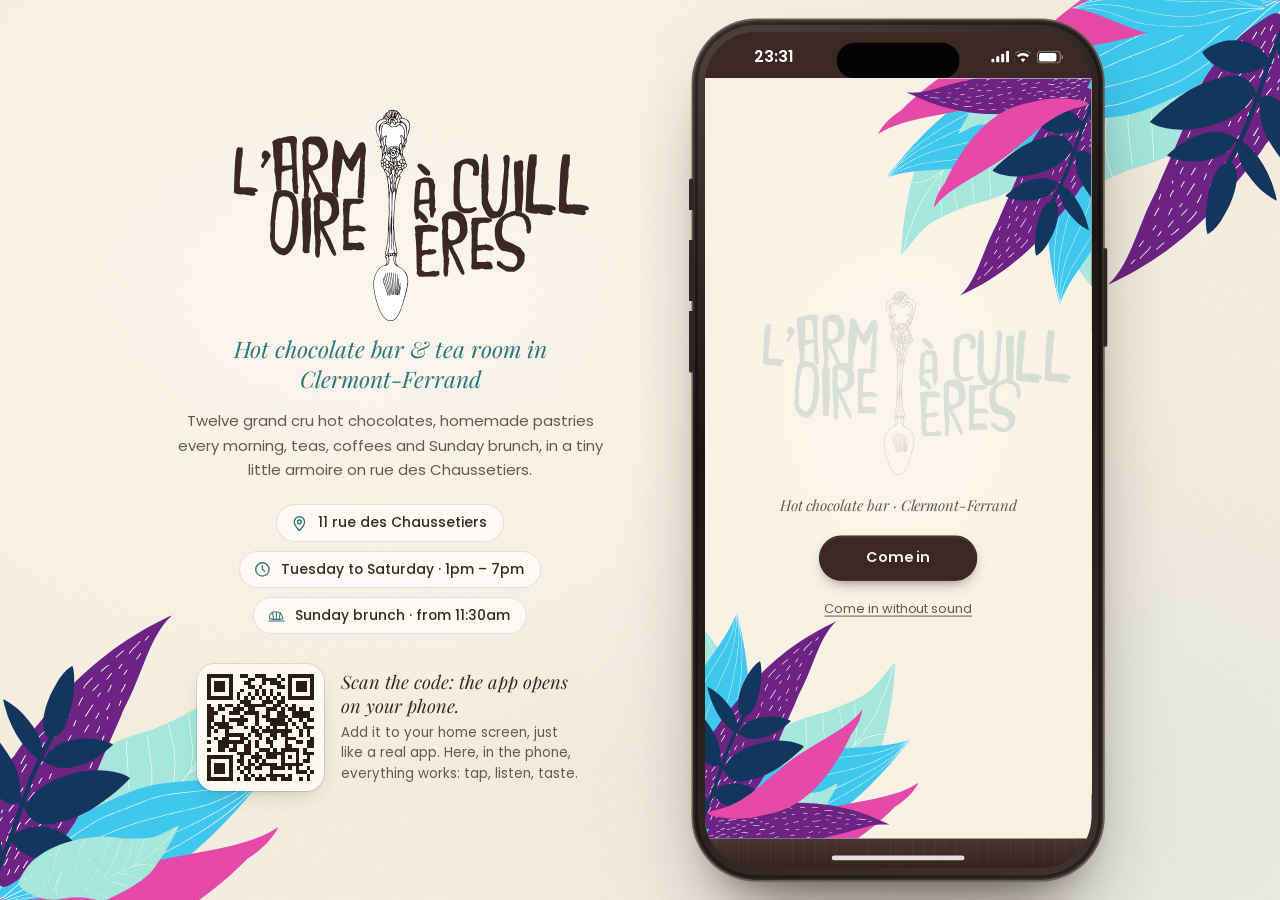
<file: index.html>
<!doctype html>
<html lang="fr">
<head>
<meta charset="utf-8">
<meta name="viewport" content="width=device-width, initial-scale=1, viewport-fit=cover">
<title>L'Armoire à Cuillères · Bar à chocolat & salon de thé à Clermont-Ferrand</title>
<meta name="description" content="Bar à chocolat et salon de thé rue des Chaussetiers à Clermont-Ferrand : 12 chocolats chauds grands crus, pâtisseries faites maison, thés, cafés et brunch du dimanche à 23 €. Ouvert du mardi au dimanche.">
<meta name="robots" content="noindex, nofollow">
<link rel="canonical" href="https://maliciousmusic.github.io/larmoire-a-cuilleres/">
<meta name="theme-color" content="#3B2723">
<meta name="color-scheme" content="light">
<meta name="format-detection" content="telephone=no">
<meta name="apple-mobile-web-app-capable" content="yes">
<meta name="mobile-web-app-capable" content="yes">
<meta name="apple-mobile-web-app-status-bar-style" content="default">
<meta name="apple-mobile-web-app-title" content="L'Armoire">
<meta name="geo.region" content="FR-63">
<meta name="geo.placename" content="Clermont-Ferrand">
<meta name="geo.position" content="45.778325;3.0841183">
<meta name="ICBM" content="45.778325, 3.0841183">
<meta property="og:type" content="website">
<meta property="og:locale" content="fr_FR">
<meta property="og:site_name" content="L'Armoire à Cuillères">
<meta property="og:title" content="L'Armoire à Cuillères · Bar à chocolat à Clermont-Ferrand">
<meta property="og:description" content="12 chocolats chauds grands crus, pâtisseries maison et brunch du dimanche, rue des Chaussetiers.">
<meta property="og:url" content="https://maliciousmusic.github.io/larmoire-a-cuilleres/">
<meta property="og:image" content="https://maliciousmusic.github.io/larmoire-a-cuilleres/assets/img/og-armoire.jpg">
<meta property="og:image:width" content="1200">
<meta property="og:image:height" content="630">
<meta name="twitter:card" content="summary_large_image">
<link rel="manifest" href="manifest.webmanifest">
<link rel="icon" href="assets/icons/favicon.png" type="image/png" sizes="64x64">
<link rel="apple-touch-icon" href="assets/icons/apple-touch-icon.png">
<link rel="preload" href="assets/fonts/armoire-lettres.woff2" as="font" type="font/woff2" crossorigin>
<link rel="preload" href="assets/fonts/poppins-normal-400-latin.woff2" as="font" type="font/woff2" crossorigin>
<script>
/* Sur ordinateur (grand écran, souris) : la vitrine, l'appli montrée dans un téléphone ; dans ce téléphone
   (un cadre, ou ?cadre dans l'adresse), l'appli elle-même. Même requête média dans js/ac-app.js. */
(function () {
  var d = document.documentElement, cadre = /[?&]cadre(=|&|$)/.test(location.search);
  try { if (window.self !== window.top) cadre = true; } catch (e) { cadre = true; }
  if (cadre) d.className += ' en-cadre';
  else if (window.matchMedia && matchMedia('(min-width: 900px) and (min-height: 600px) and (hover: hover) and (pointer: fine)').matches) d.className += ' mode-vitrine';
  /* La langue : ?lang= dans l'adresse, sinon celle choisie dans le petit menu de l'accueil, sinon celle du
     téléphone (français, ou anglais pour tout le reste). En anglais, le dictionnaire (js/ac-en.js) est chargé
     ici, avant les scripts de l'appli ; la page reste cachée le temps de la traduire (js/ac-core.js). */
  var lang = 'fr';
  try {
    var q = /[?&]lang=(fr|en)(&|$)/.exec(location.search), s = localStorage.getItem('ac:lang');
    if (q) lang = q[1];
    else if (s) lang = JSON.parse(s) === 'en' ? 'en' : 'fr';
    else lang = /^fr/i.test((navigator.languages && navigator.languages[0]) || navigator.language || 'fr') ? 'fr' : 'en';
  } catch (e) { /* navigation privée */ }
  if (lang === 'en') {
    d.lang = 'en';
    d.className += ' lang-en';
    document.write('<script src="js/ac-en.js?v=20261002130344"><\/script>');
    setTimeout(function () { d.className += ' traduit'; }, 3000); // (si un script manquait : la page s'affiche quand même)
  }
})();
</script>
<link rel="stylesheet" href="css/fonts.css?v=20261002130344">
<link rel="stylesheet" href="css/armoire.css?v=20261002130344">
<!-- JSONLD:DEBUT -->
<script type="application/ld+json">{"@context":"https://schema.org","@type":["CafeOrCoffeeShop","Bakery"],"@id":"https://maliciousmusic.github.io/larmoire-a-cuilleres/#armoire","name":"L'Armoire à Cuillères","alternateName":"L'Armoire à cuillères, bar à chocolat","description":"Bar à chocolat et salon de thé : 12 chocolats chauds grands crus, pâtisseries faites maison, thés, cafés et brunch du dimanche.","url":"https://maliciousmusic.github.io/larmoire-a-cuilleres/","image":"https://maliciousmusic.github.io/larmoire-a-cuilleres/assets/img/og-armoire.jpg","logo":"https://maliciousmusic.github.io/larmoire-a-cuilleres/assets/icons/icon-512.png","telephone":"+33783412145","email":"hello@larmoireacuilleres.com","priceRange":"€","servesCuisine":["Chocolat chaud","Pâtisserie","Brunch","Salon de thé"],"address":{"@type":"PostalAddress","streetAddress":"11 rue des Chaussetiers","postalCode":"63000","addressLocality":"Clermont-Ferrand","addressRegion":"Auvergne-Rhône-Alpes","addressCountry":"FR"},"geo":{"@type":"GeoCoordinates","latitude":45.778325,"longitude":3.0841183},"hasMap":"https://www.google.com/maps/place/L%27Armoire+%C3%A0+cuill%C3%A8res/@45.778325,3.0841183,17z/data=!4m6!3m5!1s0x47f71bdd60ae5327:0x1307a65303df46c3!8m2!3d45.778325!4d3.0841183","openingHoursSpecification":[{"@type":"OpeningHoursSpecification","dayOfWeek":"https://schema.org/Sunday","opens":"11:00","closes":"19:00"},{"@type":"OpeningHoursSpecification","dayOfWeek":"https://schema.org/Tuesday","opens":"13:00","closes":"19:00"},{"@type":"OpeningHoursSpecification","dayOfWeek":"https://schema.org/Wednesday","opens":"13:00","closes":"19:00"},{"@type":"OpeningHoursSpecification","dayOfWeek":"https://schema.org/Thursday","opens":"13:00","closes":"19:00"},{"@type":"OpeningHoursSpecification","dayOfWeek":"https://schema.org/Friday","opens":"13:00","closes":"19:00"},{"@type":"OpeningHoursSpecification","dayOfWeek":"https://schema.org/Saturday","opens":"13:00","closes":"19:00"}],"acceptsReservations":"Brunch du dimanche uniquement, par téléphone ou SMS","sameAs":["https://www.instagram.com/larmoireacuilleres/","https://www.facebook.com/larmoireacuilleres"],"hasMenu":{"@type":"Menu","name":"La carte","inLanguage":"fr","hasMenuSection":[{"@type":"MenuSection","name":"Chocolats grands crus","hasMenuItem":[{"@type":"MenuItem","name":"Blanc Ivoire 33 %","description":"Chocolat blanc peu sucré, aux notes de gâteau au beurre & de vanille.","offers":{"@type":"Offer","price":"5.20","priceCurrency":"EUR"}},{"@type":"MenuItem","name":"Kewane 34 %","description":"Crémeux & réglissé.","offers":{"@type":"Offer","price":"5.20","priceCurrency":"EUR"}},{"@type":"MenuItem","name":"Caramélia 35 %","description":"Douceur sucrée & ronde.","offers":{"@type":"Offer","price":"5.20","priceCurrency":"EUR"}},{"@type":"MenuItem","name":"Elianza Lait 35 %","description":"Crème glacée, caramel au beurre, cacao grillé & miel de châtaignier.","offers":{"@type":"Offer","price":"5.20","priceCurrency":"EUR"}},{"@type":"MenuItem","name":"Vanuari Lait 39 %","description":"Lait entier aux notes sucrées.","offers":{"@type":"Offer","price":"5.20","priceCurrency":"EUR"}},{"@type":"MenuItem","name":"Z-Caramel 43 %","description":"Texture craquante de caramel.","offers":{"@type":"Offer","price":"5.20","priceCurrency":"EUR"}},{"@type":"MenuItem","name":"Elianza Noir 55 %","description":"Cacao grillé, réglisse, anis étoilé & vanille.","offers":{"@type":"Offer","price":"5.20","priceCurrency":"EUR"}},{"@type":"MenuItem","name":"Vanuari Noir 63 %","description":"Texture fluide et équilibrée, douceur du miel, fruits rouges & poivre.","offers":{"@type":"Offer","price":"5.20","priceCurrency":"EUR"}},{"@type":"MenuItem","name":"Z-Café 70 %","description":"Véritables grains de café broyés avec le cacao.","offers":{"@type":"Offer","price":"5.20","priceCurrency":"EUR"}},{"@type":"MenuItem","name":"Mokaya Noir 75 %","description":"Fruits exotiques, miel, amandes & noisettes grillées, cacao fin grillé et poivré, vanille.","offers":{"@type":"Offer","price":"5.20","priceCurrency":"EUR"}},{"@type":"MenuItem","name":"Arcango Noir 85 %","description":"Cacao grillé aux légères notes de châtaignes.","offers":{"@type":"Offer","price":"5.20","priceCurrency":"EUR"}},{"@type":"MenuItem","name":"Noir Infini 99 %","description":"La saveur la plus intense.","offers":{"@type":"Offer","price":"5.20","priceCurrency":"EUR"}}]},{"@type":"MenuSection","name":"Les classiques","hasMenuItem":[{"@type":"MenuItem","name":"Chocolat Soyeux","description":"Doux & non sucré.","offers":{"@type":"Offer","price":"4.70","priceCurrency":"EUR"}},{"@type":"MenuItem","name":"Chocolat Intense","description":"Épais & corsé, cannelle et miel.","offers":{"@type":"Offer","price":"5.20","priceCurrency":"EUR"}}]},{"@type":"MenuSection","name":"Chocolats gourmets","hasMenuItem":[{"@type":"MenuItem","name":"Praliné noisette","offers":{"@type":"Offer","price":"5.90","priceCurrency":"EUR"}},{"@type":"MenuItem","name":"Guimauve","offers":{"@type":"Offer","price":"5.90","priceCurrency":"EUR"}},{"@type":"MenuItem","name":"Coco façon Bounty","offers":{"@type":"Offer","price":"5.90","priceCurrency":"EUR"}}]},{"@type":"MenuSection","name":"Chocolats glacés","hasMenuItem":[{"@type":"MenuItem","name":"Chocolat frappé simple","offers":{"@type":"Offer","price":"5.50","priceCurrency":"EUR"}},{"@type":"MenuItem","name":"Mocha glacé","offers":{"@type":"Offer","price":"5.80","priceCurrency":"EUR"}}]},{"@type":"MenuSection","name":"Cafés","hasMenuItem":[{"@type":"MenuItem","name":"Espresso","offers":{"@type":"Offer","price":"1.60","priceCurrency":"EUR"}},{"@type":"MenuItem","name":"Lungo","offers":{"@type":"Offer","price":"1.80","priceCurrency":"EUR"}},{"@type":"MenuItem","name":"Cappuccino","offers":{"@type":"Offer","price":"3.90","priceCurrency":"EUR"}},{"@type":"MenuItem","name":"Café latte","offers":{"@type":"Offer","price":"4.50","priceCurrency":"EUR"}},{"@type":"MenuItem","name":"Café viennois","offers":{"@type":"Offer","price":"2.50","priceCurrency":"EUR"}},{"@type":"MenuItem","name":"Mocha","description":"Espresso, chocolat & lait.","offers":{"@type":"Offer","price":"4.50","priceCurrency":"EUR"}}]},{"@type":"MenuSection","name":"Spécialités","hasMenuItem":[{"@type":"MenuItem","name":"Chaï Latte","description":"Latte aux épices.","offers":{"@type":"Offer","price":"4.50","priceCurrency":"EUR"}},{"@type":"MenuItem","name":"Matcha Latte","offers":{"@type":"Offer","price":"5.50","priceCurrency":"EUR"}},{"@type":"MenuItem","name":"Matcha Fraise","offers":{"@type":"Offer","price":"6.00","priceCurrency":"EUR"}}]},{"@type":"MenuSection","name":"Thés & infusions","hasMenuItem":[{"@type":"MenuItem","name":"Montagne Bleue","description":"Thé noir, fraise & rhubarbe.","offers":{"@type":"Offer","price":"3.90","priceCurrency":"EUR"}},{"@type":"MenuItem","name":"Blue of London","description":"Thé noir du Yunnan & bergamote.","offers":{"@type":"Offer","price":"3.90","priceCurrency":"EUR"}},{"@type":"MenuItem","name":"Thé des Alizés","description":"Thé vert, pêche blanche & fleur d'oranger.","offers":{"@type":"Offer","price":"3.90","priceCurrency":"EUR"}},{"@type":"MenuItem","name":"Thé des Fakirs","description":"Thé vert, cardamome, gingembre & agrumes.","offers":{"@type":"Offer","price":"3.90","priceCurrency":"EUR"}},{"@type":"MenuItem","name":"Thé Merveilleux","description":"Thé vert, amandes caramélisées & pistache.","offers":{"@type":"Offer","price":"3.90","priceCurrency":"EUR"}},{"@type":"MenuItem","name":"Limoncha","description":"Thé vert & noir aux influences japonaises, riz grillé, amandes & citron.","offers":{"@type":"Offer","price":"3.90","priceCurrency":"EUR"}},{"@type":"MenuItem","name":"Mama Relax","description":"Infusion BIO, mélisse & lavande.","offers":{"@type":"Offer","price":"3.90","priceCurrency":"EUR"}},{"@type":"MenuItem","name":"L'Herboriste","description":"Infusion BIO, curcuma, réglisse & verveine.","offers":{"@type":"Offer","price":"3.90","priceCurrency":"EUR"}},{"@type":"MenuItem","name":"Paris for You","description":"Thé vert, litchi, framboise & notes de rose.","offers":{"@type":"Offer","price":"3.90","priceCurrency":"EUR"}},{"@type":"MenuItem","name":"Louvre côté Jardin","description":"Thé vert, pomme, prune & coing.","offers":{"@type":"Offer","price":"3.90","priceCurrency":"EUR"}}]},{"@type":"MenuSection","name":"Boissons fraîches","hasMenuItem":[{"@type":"MenuItem","name":"Matcha glacé","offers":{"@type":"Offer","price":"5.50","priceCurrency":"EUR"}},{"@type":"MenuItem","name":"Sodas","description":"Coca-Cola, Coca-Cola Zéro, ou limonade Lorina.","offers":{"@type":"Offer","price":"4.00","priceCurrency":"EUR"}},{"@type":"MenuItem","name":"Jus de fruits","offers":{"@type":"Offer","price":"4.00","priceCurrency":"EUR"}},{"@type":"MenuItem","name":"Citronnade maison","offers":{"@type":"Offer","price":"4.50","priceCurrency":"EUR"}},{"@type":"MenuItem","name":"Thé glacé maison","description":"Pêche, sureau, framboise ou citron.","offers":{"@type":"Offer","price":"4.00","priceCurrency":"EUR"}},{"@type":"MenuItem","name":"Sirop à l'eau","offers":{"@type":"Offer","price":"2.00","priceCurrency":"EUR"}}]},{"@type":"MenuSection","name":"Gâteaux","hasMenuItem":[{"@type":"MenuItem","name":"Fondant chocolat noir","description":"Pointe de sel.","offers":{"@type":"Offer","price":"5.50","priceCurrency":"EUR"}},{"@type":"MenuItem","name":"Fondant chocolat au lait","offers":{"@type":"Offer","price":"5.50","priceCurrency":"EUR"}},{"@type":"MenuItem","name":"Brownie","offers":{"@type":"Offer","price":"5.50","priceCurrency":"EUR"}},{"@type":"MenuItem","name":"Cheesecake","offers":{"@type":"Offer","price":"5.50","priceCurrency":"EUR"}},{"@type":"MenuItem","name":"Cookie","offers":{"@type":"Offer","price":"3.90","priceCurrency":"EUR"}},{"@type":"MenuItem","name":"Cake","offers":{"@type":"Offer","price":"4.90","priceCurrency":"EUR"}}]},{"@type":"MenuSection","name":"Pour les petits bidons","hasMenuItem":[{"@type":"MenuItem","name":"Formule enfant","description":"Verre de lait spéculoos-vanille, chocolat chaud ou boisson fraîche + petite part de gâteau.","offers":{"@type":"Offer","price":"5.60","priceCurrency":"EUR"}}]},{"@type":"MenuSection","name":"Brunch du dimanche","hasMenuItem":[{"@type":"MenuItem","name":"Brunch du dimanche","description":"Un plat salé au choix (accompagné de sa salade fraîche), Une boisson chaude au choix (café, thé ou chocolat chaud), Un jus de pomme, Notre délicieux cookie (la petite touche sucrée signée L’Armoire), et buffet à volonté.","offers":{"@type":"Offer","price":"23.00","priceCurrency":"EUR"}}]}]},"foundingDate":"2013"}</script>
<script type="application/ld+json">{"@context":"https://schema.org","@type":"FAQPage","mainEntity":[{"@type":"Question","name":"Peut-on réserver pour le goûter ?","acceptedAnswer":{"@type":"Answer","text":"Non : pour le goûter, on vient comme on est, sans réservation. L'Armoire est toute petite ; en semaine ou en début d'après-midi, on trouve plus facilement une place."}},{"@type":"Question","name":"Comment réserver le brunch du dimanche ?","acceptedAnswer":{"@type":"Answer","text":"Par téléphone ou SMS au 07 83 41 21 45. Le brunch est servi tous les dimanches à partir de 11h30, 23 € par personne ; les places sont limitées."}},{"@type":"Question","name":"Le chocolat chaud est-il servi bouillant ?","acceptedAnswer":{"@type":"Answer","text":"Non : il est préparé à la minute et servi autour de 65 °C, la température où l'on sent le mieux ses arômes."}},{"@type":"Question","name":"Y a-t-il des laits végétaux ?","acceptedAnswer":{"@type":"Answer","text":"Oui : avoine, coco ou amande, pour 0,50 € de plus. Arômes (vanille, caramel, spéculoos, praliné noisette) : 0,30 €."}},{"@type":"Question","name":"Peut-on commander un gâteau entier ?","acceptedAnswer":{"@type":"Answer","text":"Oui, au moins 24 h à l'avance, par e-mail à hello@larmoireacuilleres.com."}},{"@type":"Question","name":"Tout est-il fait maison ?","acceptedAnswer":{"@type":"Answer","text":"Oui : les pâtisseries sont préparées chaque jour dans notre labo, rue des Chaussetiers, avec du lait bio, du miel et de la farine de producteurs d'Auvergne."}}]}</script>
<script type="application/ld+json">{"@context":"https://schema.org","@type":"WebSite","name":"L'Armoire à Cuillères","url":"https://maliciousmusic.github.io/larmoire-a-cuilleres/","inLanguage":"fr"}</script>
<!-- JSONLD:FIN -->
</head>
<body>
<a class="skip" href="#main">Aller au contenu</a>

<!-- ======================= icônes (dessinées au trait, comme leurs cuillères) ======================= -->
<svg class="sprite" aria-hidden="true" focusable="false">
  <defs>
    <radialGradient id="sc-aile" cx=".44" cy=".42" r=".56"><stop offset=".55" stop-color="#fff" stop-opacity="0"/><stop offset=".9" stop-color="#8A7A66" stop-opacity=".08"/><stop offset="1" stop-color="#6E5E4C" stop-opacity=".24"/></radialGradient>
    <radialGradient id="sc-puits" cx=".56" cy=".58" r=".62"><stop offset=".68" stop-color="#000" stop-opacity="0"/><stop offset="1" stop-color="#5E4C3A" stop-opacity=".16"/></radialGradient>
    <!-- la 5e étoile de la note (4,6) : remplie aux six dixièmes -->
    <linearGradient id="demi-etoile" x1="0" x2="1" y1="0" y2="0"><stop offset=".6" stop-color="#C9A45C"/><stop offset=".6" stop-color="#C9A45C" stop-opacity=".22"/></linearGradient>
    <!-- une soucoupe ancienne vue de dessus : l'aile à fleurettes (encre : currentColor), le bassin, l'émail qui brille -->
    <symbol id="soucoupe" viewBox="0 0 64 64">
      <circle cx="32" cy="32" r="30.5" fill="#FCFAF4"/><circle cx="32" cy="32" r="30.5" fill="url(#sc-aile)"/>
      <path d="M58.3 32a.85 .85 0 1 0 1.7 0a.85 .85 0 1 0 -1.7 0M57.37 33.28a.85 .85 0 1 0 1.7 0a.85 .85 0 1 0 -1.7 0M55.86 32.79a.85 .85 0 1 0 1.7 0a.85 .85 0 1 0 -1.7 0M55.86 31.21a.85 .85 0 1 0 1.7 0a.85 .85 0 1 0 -1.7 0M57.37 30.72a.85 .85 0 1 0 1.7 0a.85 .85 0 1 0 -1.7 0M54.66 45.57a.85 .85 0 1 0 1.7 0a.85 .85 0 1 0 -1.7 0M53.21 46.22a.85 .85 0 1 0 1.7 0a.85 .85 0 1 0 -1.7 0M52.15 45.04a.85 .85 0 1 0 1.7 0a.85 .85 0 1 0 -1.7 0M52.94 43.67a.85 .85 0 1 0 1.7 0a.85 .85 0 1 0 -1.7 0M54.5 44a.85 .85 0 1 0 1.7 0a.85 .85 0 1 0 -1.7 0M44.73 55.51a.85 .85 0 1 0 1.7 0a.85 .85 0 1 0 -1.7 0M43.15 55.35a.85 .85 0 1 0 1.7 0a.85 .85 0 1 0 -1.7 0M42.82 53.79a.85 .85 0 1 0 1.7 0a.85 .85 0 1 0 -1.7 0M44.19 53a.85 .85 0 1 0 1.7 0a.85 .85 0 1 0 -1.7 0M45.37 54.06a.85 .85 0 1 0 1.7 0a.85 .85 0 1 0 -1.7 0M31.15 59.15a.85 .85 0 1 0 1.7 0a.85 .85 0 1 0 -1.7 0M29.87 58.22a.85 .85 0 1 0 1.7 0a.85 .85 0 1 0 -1.7 0M30.36 56.71a.85 .85 0 1 0 1.7 0a.85 .85 0 1 0 -1.7 0M31.94 56.71a.85 .85 0 1 0 1.7 0a.85 .85 0 1 0 -1.7 0M32.43 58.22a.85 .85 0 1 0 1.7 0a.85 .85 0 1 0 -1.7 0M17.58 55.51a.85 .85 0 1 0 1.7 0a.85 .85 0 1 0 -1.7 0M16.93 54.06a.85 .85 0 1 0 1.7 0a.85 .85 0 1 0 -1.7 0M18.11 53a.85 .85 0 1 0 1.7 0a.85 .85 0 1 0 -1.7 0M19.48 53.79a.85 .85 0 1 0 1.7 0a.85 .85 0 1 0 -1.7 0M19.15 55.35a.85 .85 0 1 0 1.7 0a.85 .85 0 1 0 -1.7 0M7.64 45.57a.85 .85 0 1 0 1.7 0a.85 .85 0 1 0 -1.7 0M7.8 44a.85 .85 0 1 0 1.7 0a.85 .85 0 1 0 -1.7 0M9.36 43.67a.85 .85 0 1 0 1.7 0a.85 .85 0 1 0 -1.7 0M10.15 45.04a.85 .85 0 1 0 1.7 0a.85 .85 0 1 0 -1.7 0M9.09 46.22a.85 .85 0 1 0 1.7 0a.85 .85 0 1 0 -1.7 0M4 32a.85 .85 0 1 0 1.7 0a.85 .85 0 1 0 -1.7 0M4.93 30.72a.85 .85 0 1 0 1.7 0a.85 .85 0 1 0 -1.7 0M6.44 31.21a.85 .85 0 1 0 1.7 0a.85 .85 0 1 0 -1.7 0M6.44 32.79a.85 .85 0 1 0 1.7 0a.85 .85 0 1 0 -1.7 0M4.93 33.28a.85 .85 0 1 0 1.7 0a.85 .85 0 1 0 -1.7 0M7.64 18.42a.85 .85 0 1 0 1.7 0a.85 .85 0 1 0 -1.7 0M9.09 17.78a.85 .85 0 1 0 1.7 0a.85 .85 0 1 0 -1.7 0M10.15 18.96a.85 .85 0 1 0 1.7 0a.85 .85 0 1 0 -1.7 0M9.36 20.33a.85 .85 0 1 0 1.7 0a.85 .85 0 1 0 -1.7 0M7.8 20a.85 .85 0 1 0 1.7 0a.85 .85 0 1 0 -1.7 0M17.57 8.49a.85 .85 0 1 0 1.7 0a.85 .85 0 1 0 -1.7 0M19.15 8.65a.85 .85 0 1 0 1.7 0a.85 .85 0 1 0 -1.7 0M19.48 10.21a.85 .85 0 1 0 1.7 0a.85 .85 0 1 0 -1.7 0M18.11 11a.85 .85 0 1 0 1.7 0a.85 .85 0 1 0 -1.7 0M16.93 9.94a.85 .85 0 1 0 1.7 0a.85 .85 0 1 0 -1.7 0M31.15 4.85a.85 .85 0 1 0 1.7 0a.85 .85 0 1 0 -1.7 0M32.43 5.78a.85 .85 0 1 0 1.7 0a.85 .85 0 1 0 -1.7 0M31.94 7.29a.85 .85 0 1 0 1.7 0a.85 .85 0 1 0 -1.7 0M30.36 7.29a.85 .85 0 1 0 1.7 0a.85 .85 0 1 0 -1.7 0M29.87 5.78a.85 .85 0 1 0 1.7 0a.85 .85 0 1 0 -1.7 0M44.73 8.49a.85 .85 0 1 0 1.7 0a.85 .85 0 1 0 -1.7 0M45.37 9.94a.85 .85 0 1 0 1.7 0a.85 .85 0 1 0 -1.7 0M44.19 11a.85 .85 0 1 0 1.7 0a.85 .85 0 1 0 -1.7 0M42.82 10.21a.85 .85 0 1 0 1.7 0a.85 .85 0 1 0 -1.7 0M43.15 8.65a.85 .85 0 1 0 1.7 0a.85 .85 0 1 0 -1.7 0M54.66 18.42a.85 .85 0 1 0 1.7 0a.85 .85 0 1 0 -1.7 0M54.5 20a.85 .85 0 1 0 1.7 0a.85 .85 0 1 0 -1.7 0M52.94 20.33a.85 .85 0 1 0 1.7 0a.85 .85 0 1 0 -1.7 0M52.15 18.96a.85 .85 0 1 0 1.7 0a.85 .85 0 1 0 -1.7 0M53.21 17.78a.85 .85 0 1 0 1.7 0a.85 .85 0 1 0 -1.7 0" fill="currentColor"/>
      <path d="M57.2 32a.6 .6 0 1 0 1.2 0a.6 .6 0 1 0 -1.2 0M53.74 44.9a.6 .6 0 1 0 1.2 0a.6 .6 0 1 0 -1.2 0M44.3 54.34a.6 .6 0 1 0 1.2 0a.6 .6 0 1 0 -1.2 0M31.4 57.8a.6 .6 0 1 0 1.2 0a.6 .6 0 1 0 -1.2 0M18.5 54.34a.6 .6 0 1 0 1.2 0a.6 .6 0 1 0 -1.2 0M9.06 44.9a.6 .6 0 1 0 1.2 0a.6 .6 0 1 0 -1.2 0M5.6 32a.6 .6 0 1 0 1.2 0a.6 .6 0 1 0 -1.2 0M9.06 19.1a.6 .6 0 1 0 1.2 0a.6 .6 0 1 0 -1.2 0M18.5 9.66a.6 .6 0 1 0 1.2 0a.6 .6 0 1 0 -1.2 0M31.4 6.2a.6 .6 0 1 0 1.2 0a.6 .6 0 1 0 -1.2 0M44.3 9.66a.6 .6 0 1 0 1.2 0a.6 .6 0 1 0 -1.2 0M53.74 19.1a.6 .6 0 1 0 1.2 0a.6 .6 0 1 0 -1.2 0" fill="#E9C45A"/>
      <path d="M57.41 36.84Q58.37 39.07 56.43 40.51M51.59 48.9Q51.3 51.3 48.9 51.59M40.51 56.43Q39.07 58.37 36.84 57.41M27.16 57.41Q24.93 58.37 23.49 56.43M15.1 51.59Q12.7 51.3 12.41 48.9M7.57 40.51Q5.63 39.07 6.59 36.84M6.59 27.16Q5.63 24.93 7.57 23.49M12.41 15.1Q12.7 12.7 15.1 12.41M23.49 7.57Q24.93 5.63 27.16 6.59M36.84 6.59Q39.07 5.63 40.51 7.57M48.9 12.41Q51.3 12.7 51.59 15.1M56.43 23.49Q58.37 24.93 57.41 27.16" fill="none" stroke="#6E9B6A" stroke-width=".8" opacity=".85"/>
      <circle cx="32" cy="32" r="29.2" fill="none" stroke="currentColor" stroke-width=".8" opacity=".9"/>
      <circle cx="32" cy="32" r="22.6" fill="none" stroke="currentColor" stroke-width=".5" opacity=".6"/>
      <circle cx="32" cy="32" r="21.4" fill="#FFFDF8"/><circle cx="32" cy="32" r="21.4" fill="url(#sc-puits)"/>
      <path d="M4.2 29A28 28 0 0 1 29 4.2" fill="none" stroke="#fff" stroke-width="1.6" stroke-linecap="round" opacity=".85"/>
    </symbol>
    <symbol id="i-armoire" viewBox="0 0 32 32"><path d="M6 7.5c0-2 1.5-3.5 3.5-3.5h13c2 0 3.5 1.5 3.5 3.5V26H6z"/><path d="M4.5 7.5h23M16 7.5V26M13.3 15.5v2.4M18.7 15.5v2.4M7.5 26v2.5M24.5 26v2.5M4.5 26h23"/><path d="M11 4.2c1.6-1.8 3.2-2.4 5-2.4s3.4.6 5 2.4"/></symbol>
    <symbol id="i-tasse" viewBox="0 0 32 32"><path d="M6 13h17v4.5c0 4.7-3.8 8.5-8.5 8.5S6 22.2 6 17.5z"/><path d="M23 15h1.6a3 3 0 0 1 0 6H22.3M3.5 28h23"/><path d="M11 9.5c-1.3-1.4 1.2-2.4 0-4M15 9.5c-1.3-1.4 1.2-2.4 0-4M19 9.5c-1.3-1.4 1.2-2.4 0-4"/></symbol>
    <symbol id="i-brunch" viewBox="0 0 32 32"><path d="M4.8 21.5c-1.6-4.5.6-9 4.6-10.6 3-1.2 6.3-1.2 9.2-.4 4.3 1.2 7.6 5 7.6 9.6"/><path d="M9.4 10.9l1.8 10.3M16 10.1v11.4M22.6 10.9l-1.8 10.3M4.8 21.5c3.7.9 7.5 1.4 11.2 1.4s7.5-.5 11.2-1.4"/><path d="M3 25.5h26"/></symbol>
    <symbol id="i-cuillere" viewBox="0 0 32 32"><path d="M16 2.8c1.7 0 2.7 1.2 2.7 2.6 0 1.3-1 2.2-1.6 3.2-.5.9-.4 2-.4 3v5.3"/><path d="M16 2.8c-1.7 0-2.7 1.2-2.7 2.6 0 1.3 1 2.2 1.6 3.2.5.9.4 2 .4 3v5.3"/><path d="M16 16.9c3.1 0 5 2.7 5 6s-2.2 6.3-5 6.3-5-3-5-6.3 1.9-6 5-6z"/><path d="M14.6 5.3c.5-.6 2.3-.6 2.8 0M16 22v5"/></symbol>
    <symbol id="i-nichoir" viewBox="0 0 32 32"><path d="M6 13L16 4l10 9"/><path d="M8.5 11.5V27h15V11.5M5.5 27h21"/><circle cx="16" cy="16.5" r="3"/><path d="M16 21.5v3M13.5 22.5h5"/></symbol>
    <symbol id="i-horloge" viewBox="0 0 24 24"><circle cx="12" cy="12" r="8.5"/><path d="M12 7.5V12l3 2"/></symbol>
    <symbol id="i-pin" viewBox="0 0 24 24"><path d="M12 21s-6.5-5.6-6.5-11a6.5 6.5 0 0 1 13 0c0 5.4-6.5 11-6.5 11z"/><circle cx="12" cy="10" r="2.4"/></symbol>
    <symbol id="i-tel" viewBox="0 0 24 24"><path d="M6.6 3.5h2.8l1.4 4.2-2 1.3a11 11 0 0 0 6.2 6.2l1.3-2 4.2 1.4v2.8a2 2 0 0 1-2.1 2A16 16 0 0 1 4.6 5.6a2 2 0 0 1 2-2.1z"/></symbol>
    <symbol id="i-insta" viewBox="0 0 24 24"><rect x="3.5" y="3.5" width="17" height="17" rx="5"/><circle cx="12" cy="12" r="3.9"/><circle cx="17.2" cy="6.8" r=".6"/></symbol>
    <symbol id="i-mail" viewBox="0 0 24 24"><rect x="3.5" y="5.5" width="17" height="13" rx="2"/><path d="M4 7l8 6 8-6"/></symbol>
    <symbol id="i-sms" viewBox="0 0 24 24"><path d="M4 5.5h16v10.5H9.5L5.5 19.5V16H4z"/><path d="M8 10.5h.01M12 10.5h.01M16 10.5h.01"/></symbol>
    <symbol id="i-son" viewBox="0 0 24 24"><path d="M4 9.5h3.5L12 5.5v13l-4.5-4H4z"/><path class="onde" d="M15.5 9a4 4 0 0 1 0 6M18 6.5a7.6 7.6 0 0 1 0 11"/><path class="barre" d="M16 9l5 6M21 9l-5 6"/></symbol>
    <symbol id="i-croix" viewBox="0 0 24 24"><path d="M6 6l12 12M18 6L6 18"/></symbol>
    <symbol id="i-rejouer" viewBox="0 0 24 24"><path d="M19.2 12a7.2 7.2 0 1 1-2.1-5.1"/><path d="M17.6 3.6v3.6H14"/></symbol>
    <symbol id="i-fleche" viewBox="0 0 24 24"><path d="M5 12h13M13 6.5l5.5 5.5-5.5 5.5"/></symbol>
    <symbol id="i-cal" viewBox="0 0 24 24"><rect x="4" y="5.5" width="16" height="14" rx="2"/><path d="M4 10h16M8.5 3.5v4M15.5 3.5v4"/></symbol>
    <symbol id="i-etoile" viewBox="0 0 24 24"><path d="M12 3.8l2.5 5.2 5.7.8-4.1 4 1 5.7L12 16.8l-5.1 2.7 1-5.7-4.1-4 5.7-.8z"/></symbol>
    <!-- le buffet du brunch : un petit dessin par étiquette -->
    <symbol id="b-beurre" viewBox="0 0 24 24"><path d="M3.5 15.6c0 1.4 3.8 2.6 8.5 2.6s8.5-1.2 8.5-2.6"/><path d="M6.5 11.2l3-2.6h8.6l-3 2.6zM6.5 11.2v4.3h8.6v-4.3M15.1 15.5l3-2.6V8.6"/><path d="M9 13.2h3.4" opacity=".6"/></symbol>
    <symbol id="b-confiture" viewBox="0 0 24 24"><path d="M7 10.5h10v8a1.8 1.8 0 0 1-1.8 1.8H8.8A1.8 1.8 0 0 1 7 18.5z"/><path d="M6.2 8.8L8 5.2h8l1.8 3.6zM7.6 8.8h8.8v1.7H7.6z"/><path d="M9.6 14.4h4.8M10.4 16.6h3.2" opacity=".6"/></symbol>
    <symbol id="b-miel" viewBox="0 0 24 24"><path d="M5.8 11.4c0-2 2.8-3.1 6.2-3.1s6.2 1.1 6.2 3.1v5.4c0 2.2-2.8 3.6-6.2 3.6s-6.2-1.4-6.2-3.6z"/><path d="M5.8 11.4c0 1.4 2.8 2.3 6.2 2.3s6.2-.9 6.2-2.3"/><path d="M14.6 9.2l4-5.6M17.6 3.2l1.9 1.3"/></symbol>
    <symbol id="b-fromage" viewBox="0 0 24 24"><path d="M4 12.4h16c0 4.3-3.6 7-8 7s-8-2.7-8-7z"/><path d="M7.4 12.4c.5-1.9 2.4-3 4.6-3s4.1 1.1 4.6 3"/><path d="M15.2 10.2l3.9-5.6"/><ellipse cx="19.6" cy="4" rx="1.1" ry="1.6" transform="rotate(35 19.6 4)"/></symbol>
    <symbol id="b-muesli" viewBox="0 0 24 24"><path d="M4 12.4h16c0 4.3-3.6 7-8 7s-8-2.7-8-7z"/><path d="M7.2 10.6l1.8-.7M10.4 9.4l1.9.4M13.6 10.2l1.7-.9M16.2 11l1.2.3M9 11.6l1.4.3M12.2 11.4l1.3-.4"/><path d="M12 7.6c-.4-1.6.3-3 1.6-3.8"/></symbol>
    <symbol id="b-tartiner" viewBox="0 0 24 24"><path d="M5.8 10.4h9.4v8.2a1.7 1.7 0 0 1-1.7 1.7H7.5a1.7 1.7 0 0 1-1.7-1.7z"/><path d="M5.2 7.6h10.6v2.8H5.2z"/><path d="M17.4 13.2l3.3-7.8c.3.6.3 1.6-.1 2.7l-2.2 5.5"/><path d="M8 14.6c1.2-.9 3.2-.9 5 0" opacity=".6"/></symbol>
    <symbol id="b-pain" viewBox="0 0 24 24"><path d="M3.4 14.6c0-3.4 3.9-6 8.6-6s8.6 2.6 8.6 6c0 1.9-1.4 3.1-3.1 3.1H6.5c-1.7 0-3.1-1.2-3.1-3.1z"/><path d="M7.6 11.6l1.6 2.2M11.3 10.6l1.6 2.3M15 11l1.6 2.2"/></symbol>
    <symbol id="b-fruits" viewBox="0 0 24 24"><path d="M12 8.6c-1.5-1-5.6-1.2-6.4 2.6-.8 3.9 1.6 8.6 4.4 8.6 1 0 1.3-.5 2-.5s1 .5 2 .5c2.8 0 5.2-4.7 4.4-8.6-.8-3.8-4.9-3.6-6.4-2.6z"/><path d="M12 8.6c0-1.6.5-3.1 1.5-4.1"/><path d="M13.2 5.6c1.5-1.3 3.6-1.1 4.6.2-1.6 1.1-3.4 1.1-4.6-.2z"/></symbol>
    <symbol id="b-gourmandises" viewBox="0 0 24 24"><path d="M3.8 15.2c0-4.5 3.7-8.2 8.2-8.2s8.2 3.7 8.2 8.2c-2.7 1.5-5.4 2.1-8.2 2.1s-5.5-.6-8.2-2.1z"/><path d="M12 9.2v6.9M8.4 10.3l1.5 5.6M15.6 10.3l-1.5 5.6M5.6 12.2l2.6 3.6M18.4 12.2l-2.6 3.6"/></symbol>
    <symbol id="i-globe" viewBox="0 0 24 24"><circle cx="12" cy="12" r="8.5"/><path d="M3.5 12h17M12 3.5c2.4 2.4 3.6 5.2 3.6 8.5s-1.2 6.1-3.6 8.5c-2.4-2.4-3.6-5.2-3.6-8.5s1.2-6.1 3.6-8.5z"/></symbol>
    <symbol id="i-chevron" viewBox="0 0 24 24"><path d="M7 10l5 5 5-5"/></symbol>
    <symbol id="i-qr" viewBox="0 0 24 24"><rect x="4" y="4" width="6" height="6" rx="1"/><rect x="14" y="4" width="6" height="6" rx="1"/><rect x="4" y="14" width="6" height="6" rx="1"/><path d="M14 14h2.5v2.5H14zM17.5 17.5H20V20h-2.5zM14 18.5h1.5M18.5 14H20"/></symbol>
  </defs>
</svg>

<!-- ======================= sur ordinateur : la vitrine ======================= -->
<!-- l'appli dans un téléphone (elle-même, dans un cadre) et sa présentation à côté ; sur un téléphone, rien de tout ça -->
<div class="vitrine" id="vitrine" hidden>
  <div class="vt-coin vt-coin-hd" id="vt-coin-hd" aria-hidden="true"></div>
  <div class="vt-coin vt-coin-bg" id="vt-coin-bg" aria-hidden="true"></div>
  <section class="vt-pres" aria-labelledby="vt-nom">
    <h2 class="visuellement-cache" id="vt-nom">L’Armoire à Cuillères</h2>
    <div class="vt-logo" id="vt-logo" aria-hidden="true"></div>
    <p class="vt-titre">Bar à chocolat &amp; salon de thé à <span class="insecable">Clermont-Ferrand</span></p>
    <p class="vt-texte">Douze chocolats chauds grands crus, des pâtisseries faites maison chaque matin, des thés, des cafés et le brunch du dimanche, dans une toute petite armoire de la rue des Chaussetiers.</p>
    <ul class="vt-infos">
      <li><svg aria-hidden="true"><use href="#i-pin"/></svg>11 rue des Chaussetiers</li>
      <li><svg aria-hidden="true"><use href="#i-horloge"/></svg>Du mardi au samedi · 13h – 19h</li>
      <li><svg aria-hidden="true"><use href="#i-brunch"/></svg>Brunch le dimanche · dès 11h30</li>
    </ul>
    <div class="vt-qr">
      <div class="vt-qr-code" id="vt-qr" role="img" aria-label="QR code de l’appli"></div>
      <p><strong>Scannez : l’appli s’ouvre sur votre téléphone.</strong>À ajouter à l’écran d’accueil, comme une vraie appli. Ici, dans le téléphone, tout marche : touchez, écoutez, goûtez.</p>
    </div>
  </section>
  <div class="vt-boite" id="vt-boite">
    <div class="vt-tel">
      <div class="vt-ecran">
        <div class="vt-statut" aria-hidden="true">
          <span class="vt-heure" id="vt-heure">9:41</span>
          <span class="vt-ilot"></span>
          <span class="vt-icones">
            <svg viewBox="0 0 18 12"><rect x="0" y="8" width="3" height="4" rx=".9"/><rect x="5" y="5.5" width="3" height="6.5" rx=".9"/><rect x="10" y="3" width="3" height="9" rx=".9"/><rect x="15" y="0" width="3" height="12" rx=".9"/></svg>
            <svg viewBox="0 0 16 12"><path d="M8 11.6l2.3-2.7a3.4 3.4 0 0 0-4.6 0zM3.5 6.6a6.6 6.6 0 0 1 9 0l1.6-1.9a9.1 9.1 0 0 0-12.2 0zM.3 2.9a11.3 11.3 0 0 1 15.4 0L16 2.6A11.9 11.9 0 0 0 0 2.6z"/></svg>
            <svg viewBox="0 0 27 13"><rect x=".6" y=".6" width="23" height="11.8" rx="3.6" fill="none" stroke="currentColor" stroke-width="1.1" opacity=".45"/><rect x="2.2" y="2.2" width="17.5" height="8.6" rx="2"/><path d="M25 4.4v4.2c.9-.3 1.5-1.1 1.5-2.1s-.6-1.8-1.5-2.1z" opacity=".45"/></svg>
          </span>
        </div>
        <iframe class="vt-app" id="vt-app" title="L’Armoire à Cuillères, l’appli : cliquez, tout marche"></iframe>
        <div class="vt-bas" aria-hidden="true"></div>
      </div>
    </div>
  </div>
</div>

<!-- ======================= décor pour ordinateur ======================= -->
<aside class="bureau" aria-hidden="true">
  <div class="bureau-g"><div class="bureau-feuilles" id="bureau-feuilles-g"></div><p class="bureau-mot" data-t>Bar à chocolat<br>&amp; salon de thé</p><p class="bureau-adr">11 rue des Chaussetiers<br>Clermont-Ferrand</p></div>
  <div class="bureau-d"><div class="bureau-qr" id="bureau-qr"></div><p class="bureau-mot" data-t>Encore mieux<br>sur votre téléphone</p><div class="bureau-feuilles" id="bureau-feuilles-d"></div></div>
</aside>

<!-- ======================= ouverture : le logo se dessine ======================= -->
<div class="splash" id="splash" hidden>
  <div class="splash-feuilles" id="splash-feuilles" aria-hidden="true"></div>
  <div class="splash-logo" id="splash-logo" role="img" aria-label="L'Armoire à Cuillères"></div>
  <p class="splash-sous">Bar à chocolat · Clermont-Ferrand</p>
  <button class="btn btn-choco splash-entrer" id="splash-entrer" type="button" data-sfx="none">Entrer</button>
  <button class="splash-muet" id="splash-muet" type="button" data-sfx="none">Entrer sans le son</button>
</div>

<main id="main">

  <!-- ======================= ACCUEIL ======================= -->
  <section class="view" id="accueil" data-view="accueil" aria-labelledby="accueil-titre">
    <div class="view-scroll">
      <!-- au-dessus de la devanture (on remonte) : le reste de l'immeuble, puis, derrière lui, le ciel ; la rue vue du
           dessus et le plan du quartier (js/ac-ville.js ; construits à la première remontée) -->
      <div class="ville" id="ville">
        <div class="ville-scene" id="ville-scene"></div>
        <div class="ville-course" id="ville-course" aria-hidden="true"></div>
        <div class="ville-immeuble" id="ville-immeuble" aria-hidden="true"></div>
      </div>
      <div class="scene" id="scene-facade">
        <div class="facade-host" id="facade-host"></div>
        <!-- la langue : un petit menu discret, en haut à gauche de la devanture -->
        <div class="langue" id="langue">
          <button class="langue-bouton" id="langue-bouton" type="button" aria-haspopup="true" aria-expanded="false" aria-controls="langue-menu" aria-label="Langue : français"><svg class="langue-globe" aria-hidden="true"><use href="#i-globe"/></svg><span class="langue-code" aria-hidden="true">FR</span><svg class="langue-chevron" aria-hidden="true"><use href="#i-chevron"/></svg></button>
          <ul class="langue-menu" id="langue-menu" hidden>
            <li><button type="button" data-lang="fr" lang="fr" aria-pressed="true"><span class="lm-code" aria-hidden="true">FR</span>Français</button></li>
            <li><button type="button" data-lang="en" lang="en" aria-pressed="false"><span class="lm-code" aria-hidden="true">EN</span>English</button></li>
          </ul>
        </div>
        <p class="scene-astuce" id="scene-astuce" aria-hidden="true">Touchez la porte, les nichoirs, l’ardoise…</p>
        <div class="scene-vitre" id="scene-vitre" hidden>
          <button class="sv-fermer" id="sv-fermer" type="button" aria-label="Revenir dans la rue" data-sfx="none"><svg aria-hidden="true"><use href="#i-croix"/></svg></button>
          <p class="sv-etat" role="status"><span id="sv-etat"></span><span class="visuellement-cache" id="sv-semaine"></span></p>
        </div>
      </div>
      <div class="pave-fondu" aria-hidden="true"></div>
      <div class="contenu">
        <h1 id="accueil-titre" class="h-accueil"><span class="visuellement-cache">L’Armoire à Cuillères</span><span class="h1-logo" id="accueil-logo" aria-hidden="true"></span> <span class="h1-sous">Bar à chocolat &amp; salon de thé à <span class="insecable">Clermont-Ferrand</span></span></h1>
        <p class="intro">Douze chocolats chauds grands crus, des pâtisseries faites maison chaque matin, des thés, des cafés et le brunch du dimanche. Dans une toute petite boutique de la rue des Chaussetiers, à deux pas de la cathédrale.</p>

        <nav class="actions" aria-label="Accès rapides">
          <a class="action" href="https://www.google.com/maps/dir/?api=1&amp;destination=L%27Armoire%20%C3%A0%20cuill%C3%A8res%2C%2011%20rue%20des%20Chaussetiers%2C%2063000%20Clermont-Ferrand" target="_blank" rel="noopener" data-sfx="clink"><span class="soucoupe" style="--encre:#4A6FA5"><svg aria-hidden="true"><use href="#soucoupe"/></svg><svg class="s-icone" aria-hidden="true"><use href="#i-pin"/></svg></span><span class="a-nom">Itinéraire</span></a>
          <a class="action" href="tel:+33783412145" data-sfx="clink"><span class="soucoupe" style="--encre:#B8606F"><svg aria-hidden="true"><use href="#soucoupe"/></svg><svg class="s-icone" aria-hidden="true"><use href="#i-tel"/></svg></span><span class="a-nom">Appeler</span></a>
          <a class="action" href="#brunch" data-sfx="clink"><span class="soucoupe" style="--encre:#557F52"><svg aria-hidden="true"><use href="#soucoupe"/></svg><svg class="s-icone" aria-hidden="true"><use href="#i-cal"/></svg></span><span class="a-nom">Brunch</span></a>
          <a class="action" href="https://www.instagram.com/larmoireacuilleres/" target="_blank" rel="noopener" data-sfx="clink"><span class="soucoupe" style="--encre:#8A5A3C"><svg aria-hidden="true"><use href="#soucoupe"/></svg><svg class="s-icone" aria-hidden="true"><use href="#i-insta"/></svg></span><span class="a-nom">Instagram</span></a>
        </nav>

        <!-- les horaires : une enseigne de bois chocolat, lettres peintes comme sur la devanture, suspendue à sa ficelle -->
        <button class="carte-jour" id="carte-jour" type="button" data-sfx="sign">
          <svg class="cj-ficelle" viewBox="0 0 100 30" preserveAspectRatio="none" aria-hidden="true"><path d="M50 4L20 30M50 4L80 30"/></svg>
          <span class="cj-clou" aria-hidden="true"></span>
          <span class="cj-planche">
            <span class="cj-voyant" aria-hidden="true"></span>
            <span class="cj-etat" id="cj-etat">Ouvert aujourd’hui</span>
            <span class="cj-heures" id="cj-heures">13h – 19h</span>
            <span class="cj-voir">Les horaires <svg aria-hidden="true"><use href="#i-fleche"/></svg></span>
          </span>
        </button>

        <section class="ardoise" id="ardoise" aria-labelledby="ardoise-titre">
          <!-- la craie : un trait qui accroche et laisse des manques (filtre partagé par les dessins de l'ardoise) -->
          <svg class="craie-defs" width="0" height="0" aria-hidden="true" focusable="false"><defs>
            <filter id="craie" x="-8%" y="-8%" width="116%" height="116%">
              <feTurbulence type="fractalNoise" baseFrequency=".85" numOctaves="2" seed="7" result="bruit"/>
              <feDisplacementMap in="SourceGraphic" in2="bruit" scale="1.5" xChannelSelector="R" yChannelSelector="G" result="bouge"/>
              <feColorMatrix in="bruit" type="matrix" values="0 0 0 0 1  0 0 0 0 1  0 0 0 0 1  0 0 0 -2.6 2.15" result="grain"/>
              <feComposite in="bouge" in2="grain" operator="in"/>
            </filter>
          </defs></svg>
          <div class="ardoise-tableau">
          <svg class="ardoise-deco" viewBox="0 0 320 40" aria-hidden="true"><g filter="url(#craie)" fill="none" stroke-linecap="round" stroke-linejoin="round">
            <path d="M18 24c-4-5 1-10 5-6 4-4 9 1 5 6l-5 5z" stroke="#F2B8C6" stroke-width="1.5"/>
            <path d="M296 12l1.8 4.2 4.4.4-3.4 2.8 1.1 4.3-3.9-2.4-3.9 2.4 1.1-4.3-3.4-2.8 4.4-.4z" stroke="#F6DC8A" stroke-width="1.3"/>
          </g></svg>
          <h2 id="ardoise-titre" class="ardoise-titre">Pâtisseries du jour</h2>
          <svg class="ardoise-trait" viewBox="0 0 220 12" preserveAspectRatio="none" aria-hidden="true"><g filter="url(#craie)"><path d="M10 7C60 3 120 10 172 5c14-1 28 0 38 3" fill="none" stroke="#F3F0E8" stroke-width="2" stroke-linecap="round"/></g></svg>
          <ul class="ardoise-liste" id="ardoise-liste">
            <li><span>Fondant lait caramélisé</span><span>5,50</span></li>
            <li><span>Fondant noir pointe de sel</span><span>5,50</span></li>
            <li><span>Brownie noix, noisettes</span><span>5,50</span></li>
            <li><span>Cheesecake citron vert</span><span>5,50</span></li>
            <li><span>Cookies pépites de chocolat</span><span>3,90</span></li>
            <li><span>Cake marbré chocolat</span><span>4,90</span></li>
            <li><span>Tarte citron meringuée</span><span>5,20</span></li>
          </ul>
          <p class="ardoise-sign">Fait-maison par Mallo, Amina</p>
          </div>
          <div class="ardoise-rebord" aria-hidden="true"><span class="craie-baton"></span><span class="craie-baton rose"></span><span class="ardoise-eponge"></span></div>
        </section>

      </div>
    </div>
  </section>

  <!-- ======================= LA CARTE ======================= -->
  <section class="view" id="carte" data-view="carte" aria-labelledby="carte-titre">
    <!-- en haut, toujours visible : la table du goûter, « La carte » dans son coin, leur phrase en bandeau
         (pas d'addition : on ne commande pas dans l'appli ; ce qui est servi est dit aux lecteurs d'écran) -->
    <div class="table-gouter" id="table-gouter">
      <canvas class="tg-canvas" id="tg-canvas" aria-hidden="true"></canvas>
      <div class="tg-vie" id="tg-vie" aria-hidden="true"></div>
      <h2 id="carte-titre" class="tg-titre">La carte</h2>
      <p class="visuellement-cache" id="tg-legende" aria-live="polite"></p>
      <p class="tg-bandeau">Chocolats chauds, pâtisseries maison, thés &amp; cafés</p>
    </div>
    <!-- en dessous, seule la carte défile -->
    <div class="view-scroll">
      <div class="contenu">
        <section class="crus" id="crus" aria-labelledby="crus-titre">
          <div class="rub-tete"><h3 id="crus-titre" class="rub-titre">Chocolats grands crus</h3><span class="rub-prix">5,20 €</span></div>
          <p class="crus-aide">Du plus doux au plus intense : choisissez votre cru, on vous le sert.</p>
          <div class="nuancier" id="nuancier" role="radiogroup" aria-label="Choisir un chocolat grand cru"></div>
          <div class="cru-fiche" id="cru-fiche" aria-live="polite"></div>
        </section>

        <nav class="rubriques" id="rubriques" aria-label="Rubriques de la carte"></nav>

        <!-- CARTE:DEBUT -->
<section class="rubrique rub-crus-liste" id="r-crus" aria-labelledby="r-crus-t" data-rub="chocolats">
  <div class="rub-tete"><h3 id="r-crus-t" class="rub-titre">Les douze crus</h3><span class="rub-prix">5,20 €</span></div>
  <ul class="plats">
    <li><button class="plat" type="button" data-id="blanc-ivoire" data-kind="cru"><span class="p-nom">Blanc Ivoire 33 %</span><span class="p-desc">Chocolat blanc peu sucré, aux notes de gâteau au beurre &amp; de vanille.</span></button></li>
    <li><button class="plat" type="button" data-id="kewane" data-kind="cru"><span class="p-nom">Kewane 34 %</span><span class="p-desc">Crémeux &amp; réglissé.</span></button></li>
    <li><button class="plat" type="button" data-id="caramelia" data-kind="cru"><span class="p-nom">Caramélia 35 %</span><span class="p-desc">Douceur sucrée &amp; ronde.</span></button></li>
    <li><button class="plat" type="button" data-id="elianza-lait" data-kind="cru"><span class="p-nom">Elianza Lait 35 %</span><span class="p-desc">Crème glacée, caramel au beurre, cacao grillé &amp; miel de châtaignier.</span></button></li>
    <li><button class="plat" type="button" data-id="vanuari-lait" data-kind="cru"><span class="p-nom">Vanuari Lait 39 %</span><span class="p-desc">Lait entier aux notes sucrées.</span></button></li>
    <li><button class="plat" type="button" data-id="z-caramel" data-kind="cru"><span class="p-nom">Z-Caramel 43 %</span><span class="p-desc">Texture craquante de caramel.</span></button></li>
    <li><button class="plat" type="button" data-id="elianza-noir" data-kind="cru"><span class="p-nom">Elianza Noir 55 %</span><span class="p-desc">Cacao grillé, réglisse, anis étoilé &amp; vanille.</span></button></li>
    <li><button class="plat" type="button" data-id="vanuari-noir" data-kind="cru"><span class="p-nom">Vanuari Noir 63 %</span><span class="p-desc">Texture fluide et équilibrée, douceur du miel, fruits rouges &amp; poivre.</span></button></li>
    <li><button class="plat" type="button" data-id="z-cafe" data-kind="cru"><span class="p-nom">Z-Café 70 %</span><span class="p-desc">Véritables grains de café broyés avec le cacao.</span></button></li>
    <li><button class="plat" type="button" data-id="mokaya-noir" data-kind="cru"><span class="p-nom">Mokaya Noir 75 % <abbr class="bio" title="Issu de l’agriculture biologique">BIO</abbr></span><span class="p-desc">Fruits exotiques, miel, amandes &amp; noisettes grillées, cacao fin grillé et poivré, vanille.</span></button></li>
    <li><button class="plat" type="button" data-id="arcango-noir" data-kind="cru"><span class="p-nom">Arcango Noir 85 %</span><span class="p-desc">Cacao grillé aux légères notes de châtaignes.</span></button></li>
    <li><button class="plat" type="button" data-id="noir-infini" data-kind="cru"><span class="p-nom">Noir Infini 99 %</span><span class="p-desc">La saveur la plus intense.</span></button></li>
  </ul>
</section>
<section class="rubrique" id="r-classiques" aria-labelledby="r-classiques-t" data-rub="chocolats">
  <div class="rub-tete"><h3 id="r-classiques-t" class="rub-titre">Les classiques</h3></div>
  <ul class="plats">
    <li><button class="plat" type="button" data-id="soyeux" data-kind="boisson"><span class="p-nom">Chocolat Soyeux</span><span class="p-prix">4,70 €</span><span class="p-desc">Doux &amp; non sucré.</span></button></li>
    <li><button class="plat" type="button" data-id="intense" data-kind="boisson"><span class="p-nom">Chocolat Intense</span><span class="p-prix">5,20 €</span><span class="p-desc">Épais &amp; corsé, cannelle et miel.</span></button></li>
  </ul>
</section>
<section class="rubrique" id="r-gourmets" aria-labelledby="r-gourmets-t" data-rub="chocolats">
  <div class="rub-tete"><h3 id="r-gourmets-t" class="rub-titre">Chocolats gourmets</h3></div>
  <ul class="plats">
    <li><button class="plat" type="button" data-id="praline" data-kind="boisson"><span class="p-nom">Praliné noisette</span><span class="p-prix">5,90 €</span></button></li>
    <li><button class="plat" type="button" data-id="guimauve" data-kind="boisson"><span class="p-nom">Guimauve</span><span class="p-prix">5,90 €</span></button></li>
    <li><button class="plat" type="button" data-id="coco" data-kind="boisson"><span class="p-nom">Coco façon Bounty</span><span class="p-prix">5,90 €</span></button></li>
  </ul>
</section>
<section class="rubrique" id="r-glaces" aria-labelledby="r-glaces-t" data-rub="chocolats">
  <div class="rub-tete"><h3 id="r-glaces-t" class="rub-titre">Chocolats glacés</h3></div>
  <ul class="plats">
    <li><button class="plat" type="button" data-id="frappe" data-kind="boisson"><span class="p-nom"><span class="p-froid" title="Boisson glacée">❄</span> Chocolat frappé simple</span><span class="p-prix">5,50 €</span></button></li>
    <li><button class="plat" type="button" data-id="mocha-glace" data-kind="boisson"><span class="p-nom"><span class="p-froid" title="Boisson glacée">❄</span> Mocha glacé</span><span class="p-prix">5,80 €</span></button></li>
  </ul>
</section>
<section class="rubrique" id="r-cafes" aria-labelledby="r-cafes-t" data-rub="cafes">
  <div class="rub-tete"><h3 id="r-cafes-t" class="rub-titre">Cafés</h3></div>
  <ul class="plats">
    <li><button class="plat" type="button" data-id="espresso" data-kind="boisson"><span class="p-nom">Espresso</span><span class="p-prix">1,60 €</span></button></li>
    <li><button class="plat" type="button" data-id="lungo" data-kind="boisson"><span class="p-nom">Lungo</span><span class="p-prix">1,80 €</span></button></li>
    <li><button class="plat" type="button" data-id="cappuccino" data-kind="boisson"><span class="p-nom">Cappuccino</span><span class="p-prix">3,90 €</span></button></li>
    <li><button class="plat" type="button" data-id="latte" data-kind="boisson"><span class="p-nom">Café latte</span><span class="p-prix">4,50 €</span></button></li>
    <li><button class="plat" type="button" data-id="viennois" data-kind="boisson"><span class="p-nom">Café viennois</span><span class="p-prix">2,50 €</span></button></li>
    <li><button class="plat" type="button" data-id="mocha" data-kind="boisson"><span class="p-nom">Mocha</span><span class="p-prix">4,50 €</span><span class="p-desc">Espresso, chocolat &amp; lait.</span></button></li>
  </ul>
</section>
<section class="rubrique" id="r-specialites" aria-labelledby="r-specialites-t" data-rub="specialites">
  <div class="rub-tete"><h3 id="r-specialites-t" class="rub-titre">Spécialités</h3></div>
  <ul class="plats">
    <li><button class="plat" type="button" data-id="chai" data-kind="boisson"><span class="p-nom">Chaï Latte</span><span class="p-prix">4,50 €</span><span class="p-desc">Latte aux épices.</span></button></li>
    <li><button class="plat" type="button" data-id="matcha" data-kind="boisson"><span class="p-nom">Matcha Latte</span><span class="p-prix">5,50 €</span></button></li>
    <li><button class="plat" type="button" data-id="matcha-fraise" data-kind="boisson"><span class="p-nom">Matcha Fraise</span><span class="p-prix">6,00 €</span></button></li>
  </ul>
</section>
<section class="rubrique" id="r-thes" aria-labelledby="r-thes-t" data-rub="thes">
  <div class="rub-tete"><h3 id="r-thes-t" class="rub-titre">Thés &amp; infusions</h3><span class="rub-prix">3,90 €</span></div>
  <ul class="plats">
    <li><button class="plat" type="button" data-id="montagne-bleue" data-kind="boisson"><span class="p-nom">Montagne Bleue</span><span class="p-desc">Thé noir, fraise &amp; rhubarbe.</span></button></li>
    <li><button class="plat" type="button" data-id="blue-of-london" data-kind="boisson"><span class="p-nom">Blue of London</span><span class="p-desc">Thé noir du Yunnan &amp; bergamote.</span></button></li>
    <li><button class="plat" type="button" data-id="alizes" data-kind="boisson"><span class="p-nom">Thé des Alizés</span><span class="p-desc">Thé vert, pêche blanche &amp; fleur d’oranger.</span></button></li>
    <li><button class="plat" type="button" data-id="fakirs" data-kind="boisson"><span class="p-nom">Thé des Fakirs</span><span class="p-desc">Thé vert, cardamome, gingembre &amp; agrumes.</span></button></li>
    <li><button class="plat" type="button" data-id="merveilleux" data-kind="boisson"><span class="p-nom">Thé Merveilleux</span><span class="p-desc">Thé vert, amandes caramélisées &amp; pistache.</span></button></li>
    <li><button class="plat" type="button" data-id="limoncha" data-kind="boisson"><span class="p-nom">Limoncha</span><span class="p-desc">Thé vert &amp; noir aux influences japonaises, riz grillé, amandes &amp; citron.</span></button></li>
    <li><button class="plat" type="button" data-id="mama-relax" data-kind="boisson"><span class="p-nom">Mama Relax</span><span class="p-desc">Infusion BIO, mélisse &amp; lavande.</span></button></li>
    <li><button class="plat" type="button" data-id="herboriste" data-kind="boisson"><span class="p-nom">L’Herboriste</span><span class="p-desc">Infusion BIO, curcuma, réglisse &amp; verveine.</span></button></li>
    <li><button class="plat" type="button" data-id="paris-for-you" data-kind="boisson"><span class="p-nom">Paris for You</span><span class="p-desc">Thé vert, litchi, framboise &amp; notes de rose.</span></button></li>
    <li><button class="plat" type="button" data-id="louvre-jardin" data-kind="boisson"><span class="p-nom">Louvre côté Jardin</span><span class="p-desc">Thé vert, pomme, prune &amp; coing.</span></button></li>
  </ul>
</section>
<section class="rubrique" id="r-fraiches" aria-labelledby="r-fraiches-t" data-rub="fraiches">
  <div class="rub-tete"><h3 id="r-fraiches-t" class="rub-titre">Boissons fraîches</h3></div>
  <ul class="plats">
    <li><button class="plat" type="button" data-id="matcha-glace" data-kind="boisson"><span class="p-nom"><span class="p-froid" title="Boisson glacée">❄</span> Matcha glacé</span><span class="p-prix">5,50 €</span></button></li>
    <li><button class="plat" type="button" data-id="soda-cola" data-kind="boisson"><span class="p-nom">Sodas</span><span class="p-prix">4,00 €</span><span class="p-desc">Coca-Cola, Coca-Cola Zéro, ou limonade Lorina.</span></button></li>
    <li><button class="plat" type="button" data-id="jus" data-kind="boisson"><span class="p-nom">Jus de fruits</span><span class="p-prix">4,00 €</span></button></li>
    <li><button class="plat" type="button" data-id="citronnade" data-kind="boisson"><span class="p-nom">Citronnade maison</span><span class="p-prix">4,50 €</span></button></li>
    <li><button class="plat" type="button" data-id="the-glace" data-kind="boisson"><span class="p-nom">Thé glacé maison</span><span class="p-prix">4,00 €</span><span class="p-desc">Pêche, sureau, framboise ou citron.</span></button></li>
    <li><button class="plat" type="button" data-id="sirop" data-kind="boisson"><span class="p-nom">Sirop à l’eau</span><span class="p-prix">2,00 €</span></button></li>
  </ul>
</section>
<section class="rubrique" id="r-gateaux" aria-labelledby="r-gateaux-t" data-rub="gateaux">
  <div class="rub-tete"><h3 id="r-gateaux-t" class="rub-titre">Gâteaux</h3></div>
  <p class="rub-note">Gâteaux du jour : voir sur l’ardoise</p>
  <ul class="plats">
    <li><button class="plat" type="button" data-id="fondant-noir" data-kind="gateau"><span class="p-nom">Fondant chocolat noir</span><span class="p-prix">5,50 €</span><span class="p-desc">Pointe de sel.</span></button></li>
    <li><button class="plat" type="button" data-id="fondant-lait" data-kind="gateau"><span class="p-nom">Fondant chocolat au lait</span><span class="p-prix">5,50 €</span></button></li>
    <li><button class="plat" type="button" data-id="brownie" data-kind="gateau"><span class="p-nom">Brownie</span><span class="p-prix">5,50 €</span></button></li>
    <li><button class="plat" type="button" data-id="cheesecake" data-kind="gateau"><span class="p-nom">Cheesecake</span><span class="p-prix">5,50 €</span></button></li>
    <li><button class="plat" type="button" data-id="cookie" data-kind="gateau"><span class="p-nom">Cookie</span><span class="p-prix">3,90 €</span></button></li>
    <li><button class="plat" type="button" data-id="cake-marbre" data-kind="gateau"><span class="p-nom">Cake</span><span class="p-prix">4,90 €</span></button></li>
  </ul>
</section>
<section class="rubrique" id="r-enfants" aria-labelledby="r-enfants-t" data-rub="enfants">
  <div class="rub-tete"><h3 id="r-enfants-t" class="rub-titre">Pour les petits bidons</h3></div>
  <ul class="plats">
    <li><button class="plat" type="button" data-id="formule-enfant" data-kind="boisson"><span class="p-nom">Formule enfant</span><span class="p-prix">5,60 €</span><span class="p-desc">Verre de lait spéculoos-vanille, chocolat chaud ou boisson fraîche + petite part de gâteau.</span></button></li>
  </ul>
</section>
<section class="rubrique" id="r-supplements" aria-labelledby="r-supplements-t" data-rub="supplements">
  <div class="rub-tete"><h3 id="r-supplements-t" class="rub-titre">Suppléments</h3></div>
  <ul class="plats">
    <li><div class="plat plat-info"><span class="p-nom">Arôme</span><span class="p-prix">+ 0,30 €</span><span class="p-desc">Vanille, caramel, spéculoos ou praliné noisette.</span></div></li>
    <li><div class="plat plat-info"><span class="p-nom">Lait végétal</span><span class="p-prix">+ 0,50 €</span><span class="p-desc">Avoine, coco ou amande.</span></div></li>
    <li><div class="plat plat-info"><span class="p-nom">Chantilly</span><span class="p-prix">+ 0,50 €</span></div></li>
  </ul>
</section>
<!-- CARTE:FIN -->

        <p class="carte-note">Tout est fait maison, chaque jour, dans notre petit labo. Le chocolat chaud est servi autour de 65 °C : jamais bouillant, pour garder ses arômes.</p>
      </div>
    </div>
  </section>

  <!-- ======================= LE BRUNCH ======================= -->
  <section class="view" id="brunch" data-view="brunch" aria-labelledby="brunch-titre">
    <div class="view-scroll">
      <div class="contenu">
        <header class="affiche-brunch">
          <p class="ab-sur">chaque dimanche</p>
          <h2 id="brunch-titre" class="ab-titre">Le brunch</h2>
          <p class="ab-prix"><span>23 €</span> dès 11h30</p>
          <div class="ab-feuilles" id="ab-feuilles" aria-hidden="true"></div>
        </header>

        <!-- la tablée du dimanche : la table dressée pour deux, vue de dessus (js/ac-tablee.js) -->
        <figure class="tablee" id="tablee">
          <div class="tablee-scene" id="tablee-scene" role="img" aria-label="Une tablée de brunch pour deux, vue de dessus : pour chacun une part de tarte rustique et sa salade composée, une boisson chaude, un jus de pomme et un cookie ; au milieu, le buffet : pain, beurre, confitures, miel, fromage blanc, muesli, pâte à tartiner, fruits frais et petites gourmandises"></div>
          <p class="tablee-etiquette" id="tablee-etiquette" aria-live="polite" hidden></p>
          <figcaption class="tablee-legende">Un exemple de tablée : le plat salé change chaque dimanche. Touchez un plat, il se présente.</figcaption>
        </figure>

        <section class="bloc" aria-labelledby="formule-titre">
          <h3 id="formule-titre" class="bloc-titre" data-t><em>dans la</em> formule</h3>
          <ul class="formule" id="formule">
            <li data-cle="plat"><strong>Un plat salé au choix</strong><span>accompagné de sa salade fraîche</span></li>
            <li data-cle="boisson"><strong>Une boisson chaude au choix</strong><span>café, thé ou chocolat chaud</span></li>
            <li data-cle="jus"><strong>Un jus de pomme</strong></li>
            <li data-cle="cookie"><strong>Notre délicieux cookie</strong><span>la petite touche sucrée signée L’Armoire</span></li>
          </ul>
        </section>

        <section class="bloc" aria-labelledby="buffet-titre">
          <h3 id="buffet-titre" class="bloc-titre" data-t>buffet <em>à volonté</em></h3>
          <p class="buffet-intro">Et surtout… un buffet pour composer votre brunch comme vous l’aimez.</p>
          <!-- des étiquettes de bocal, chacune à la couleur de ce qu'elle annonce (et qui s'allume quand on la touche sur la table) -->
          <ul class="buffet" id="buffet">
            <li data-cle="beurre" style="--fond:#FBF0C4;--encre:#7E6410"><svg aria-hidden="true"><use href="#b-beurre"/></svg><span>Beurre</span></li>
            <li data-cle="confitures" style="--fond:#F9D6DF;--encre:#A1325A"><svg aria-hidden="true"><use href="#b-confiture"/></svg><span>Confitures</span></li>
            <li data-cle="miel" style="--fond:#F8DDA0;--encre:#8B5409"><svg aria-hidden="true"><use href="#b-miel"/></svg><span>Miel</span></li>
            <li data-cle="fromage-blanc" style="--fond:#E8F0F3;--encre:#3F5F6E"><svg aria-hidden="true"><use href="#b-fromage"/></svg><span>Fromage blanc</span></li>
            <li data-cle="muesli" style="--fond:#ECDDC7;--encre:#6B4A2A"><svg aria-hidden="true"><use href="#b-muesli"/></svg><span>Muesli</span></li>
            <li data-cle="pates-a-tartiner" style="--fond:#E6CFC0;--encre:#5A3421"><svg aria-hidden="true"><use href="#b-tartiner"/></svg><span>Pâtes à tartiner</span></li>
            <li data-cle="pain" style="--fond:#F4E0C2;--encre:#8A5528"><svg aria-hidden="true"><use href="#b-pain"/></svg><span>Pain</span></li>
            <li data-cle="fruits" style="--fond:#DCF0D6;--encre:#3B7336"><svg aria-hidden="true"><use href="#b-fruits"/></svg><span>Fruits frais</span></li>
            <li data-cle="gourmandises" style="--fond:#EADCF4;--encre:#6C2383"><svg aria-hidden="true"><use href="#b-gourmandises"/></svg><span>Petites gourmandises…</span></li>
          </ul>
        </section>

        <section class="bloc resa" id="resa" aria-labelledby="resa-titre">
          <h3 id="resa-titre" class="bloc-titre">Réserver</h3>
          <p class="resa-intro">Les places sont limitées : la réservation se fait par téléphone ou par SMS. Préparez votre message ici, il partira de votre téléphone.</p>
          <form class="resa-form" id="resa-form" novalidate>
            <fieldset>
              <legend>Quel dimanche ?</legend>
              <div class="choix" id="resa-dates"></div>
            </fieldset>
            <fieldset>
              <legend>Vers quelle heure ?</legend>
              <div class="choix" id="resa-heures">
                <label class="puce"><input type="radio" name="heure" value="11h30" checked><span>11h30</span></label>
                <label class="puce"><input type="radio" name="heure" value="12h30"><span>12h30</span></label>
                <label class="puce"><input type="radio" name="heure" value="13h30"><span>13h30</span></label>
              </div>
            </fieldset>
            <div class="ligne">
              <span class="ligne-lab" id="couverts-lab">Nombre de personnes</span>
              <div class="stepper" role="group" aria-labelledby="couverts-lab">
                <button type="button" class="st-moins" id="couverts-moins" aria-label="Une personne de moins" data-sfx="down">−</button>
                <output id="couverts" aria-live="polite">2</output>
                <button type="button" class="st-plus" id="couverts-plus" aria-label="Une personne de plus" data-sfx="up">+</button>
              </div>
            </div>
            <label class="champ"><span>Votre prénom</span><input id="resa-prenom" name="given-name" autocomplete="given-name" maxlength="30" placeholder="Julie"></label>
            <label class="champ"><span>Un petit mot <em>(facultatif)</em></span><input id="resa-mot" maxlength="120" placeholder="Végétarien, un anniversaire, une poussette…"></label>
            <div class="resa-apercu" id="resa-apercu" aria-live="polite"></div>
            <!-- à partir de 7 : on s'organise au téléphone (le SMS ne suffit plus) -->
            <p class="resa-groupe" id="resa-groupe" role="status" hidden><strong>Plus de 6 personnes ?</strong> On s’organise ensemble au téléphone : appelez-nous pour réserver.</p>
            <div class="resa-boutons">
              <a class="btn btn-choco" id="resa-sms" href="sms:+33783412145"><svg aria-hidden="true"><use href="#i-sms"/></svg>Envoyer par SMS</a>
              <a class="btn btn-ligne" id="resa-tel" href="tel:+33783412145"><svg aria-hidden="true"><use href="#i-tel"/></svg>Appeler</a>
            </div>
            <p class="resa-note">L’équipe vous répond pour confirmer. Le brunch se prend sur place, le dimanche.</p>
          </form>
        </section>
      </div>
    </div>
  </section>

  <!-- ======================= FIDÉLITÉ ======================= -->
  <section class="view" id="fidelite" data-view="fidelite" aria-labelledby="fid-titre">
    <div class="view-scroll">
      <div class="contenu">
        <header class="v-tete">
          <h2 id="fid-titre" class="v-titre">Ma carte fidélité</h2>
          <p class="v-sous">À chaque passage, on accroche une cuillère. <strong>À la dixième, votre chocolat grand cru est offert.</strong></p>
        </header>
        <div class="ratelier-carte" id="ratelier-carte">
          <div class="rc-face rc-recto" id="rc-recto"></div>
          <div class="rc-face rc-verso" id="rc-verso"></div>
        </div>
        <div class="fid-actions" id="fid-actions"></div>
        <details class="fid-comment">
          <summary>Comment ça marche ?</summary>
          <p>Au comptoir, montrez votre carte : l’équipe y accroche une cuillère pour chaque boisson, avec son code. Dix cuillères, et le chocolat suivant est pour nous. Votre compte tient à votre numéro de téléphone : vous retrouvez votre carte même sur un autre téléphone. Pas d’e-mail, pas de publicité.</p>
        </details>
      </div>
    </div>
  </section>

  <!-- ======================= NOUS ======================= -->
  <section class="view" id="nous" data-view="nous" aria-labelledby="nous-titre">
    <div class="view-scroll">
      <!-- le haut de l'onglet : un fin bandeau bleu ciel, puis le salon jusqu'en bas de l'écran -->
      <div class="nous-haut">
        <header class="nous-bandeau">
          <h2 id="nous-titre" class="nb-titre">Nous</h2>
          <p class="nb-sous">Une toute petite Armoire, pleine de chocolat, de gâteaux et de livres</p>
        </header>
        <div class="scene-salon" id="scene-salon">
          <!-- la comptine de leur panneau « ICI ON… » : Mallo la dit en faisant chaque geste, dans une bulle
               de dialogue comme dans un jeu, une page à la fois (js/ac-conte.js) -->
          <div class="bulle" id="conte">
            <span class="bulle-nom" aria-hidden="true">Mallo</span>
            <p class="visuellement-cache">Ici, on poche, on crème, on dresse, on blanchit, on saupoudre, on fouette, on glace, on zeste, on enfourne, on émulsionne, on nappe, on caramélise, on chérit notre matière première : notre miel de caractère, notre farine soyeuse, notre crème onctueuse, nos œufs dorés et notre chocolat sélectionné. Et donc, ici on aime le fait maison.</p>
            <div class="bulle-pages" aria-hidden="true">
              <p class="bulle-page"><span data-s="0">Ici,</span> <span data-s="1">on poche,</span> <span data-s="2">on crème,</span> <span data-s="3">on dresse,</span> <span data-s="4">on blanchit,</span> <span data-s="5">on saupoudre,</span> <span data-s="6">on fouette,</span></p>
              <p class="bulle-page"><span data-s="7">on glace,</span> <span data-s="8">on zeste,</span> <span data-s="9">on enfourne,</span> <span data-s="10">on émulsionne,</span> <span data-s="11">on nappe,</span> <span data-s="12">on caramélise,</span></p>
              <p class="bulle-page"><span data-s="13">on chérit notre matière première :</span> <span data-s="14">notre miel de caractère,</span> <span data-s="15">notre farine soyeuse,</span></p>
              <p class="bulle-page"><span data-s="16">notre crème onctueuse,</span> <span data-s="17">nos œufs dorés</span> <span data-s="18">et notre chocolat sélectionné.</span></p>
              <p class="bulle-page bulle-fin"><span data-s="19">Et donc, ici on aime le fait maison.</span></p>
            </div>
            <span class="bulle-suite" aria-hidden="true"></span>
            <button class="conte-rejouer" id="conte-rejouer" type="button" hidden><svg aria-hidden="true"><use href="#i-rejouer"/></svg>Revoir Mallo</button>
          </div>
        </div>
      </div>

      <div class="contenu">
        <!-- trois volets qui se déplient : l'histoire, les producteurs, le gâteau entier (js/ac-nous.js : l'ouverture en douceur) -->
        <div class="plis">
          <details class="pli" id="pli-histoire">
            <summary><span class="pli-tete"><span id="histoire-titre" class="pli-titre" role="heading" aria-level="3">L’histoire</span><span class="pli-resume">Mallo, les pays froids, et un cocon pour les jours gris</span></span><span class="pli-signe" aria-hidden="true"></span></summary>
            <div class="pli-corps histoire">
              <p data-t>Après quelques années dans les pays froids, en Pologne puis au Canada, Mallo est rentrée dans sa ville natale avec une idée en tête : un petit cocon pour les jours gris, chaud l’hiver, frais l’été, <em>douillet comme un duvet d’oiseau</em>.</p>
              <p>Ce sera une toute petite boutique dans une ruelle du vieux Clermont : du bois, des tables massives sous des tasses fines, de la vaisselle chinée, des livres en haut de l’armoire, des goûters généreux « comme chez mamie »… et du chocolat, beaucoup de chocolat.</p>
              <p>Aujourd’hui, Mallo et Amina pâtissent chaque matin dans le labo de la rue des Chaussetiers. Tout est fait maison.</p>
            </div>
          </details>
          <details class="pli" id="pli-producteurs">
            <summary><span class="pli-tete"><span id="prod-titre" class="pli-titre" role="heading" aria-level="3">Nos producteurs</span><span class="pli-resume">Du lait bio au miel : sept producteurs d’Auvergne</span></span><span class="pli-signe" aria-hidden="true"></span></summary>
            <div class="pli-corps">
              <p class="bloc-intro">La base, c’est une bonne matière première, achetée au plus près.</p>
              <ul class="producteurs" id="producteurs">
                <li><strong>Le lait bio des chocolats chauds</strong><span>GAEC de Montjeudi · Olby</span></li>
                <li><strong>La farine</strong><span>Moulin Gribory · Châtelus</span></li>
                <li><strong>Le café</strong><span>Chazal, torréfacteur · Issoire</span></li>
                <li><strong>Le pain des tartines</strong><span>Pain Paillasse · Clermont-Ferrand</span></li>
                <li><strong>Les fraises</strong><span>Le Verger d’Ornon · Lezoux</span></li>
                <li><strong>Le miel et le confit de noisettes</strong><span>Miellerie de Grattepaille · Saint-Préjet-Armandon</span></li>
                <li><strong>Les tisanes bio</strong><span>Happy Plantes · Volvic</span></li>
              </ul>
            </div>
          </details>
          <details class="pli" id="pli-gateau">
            <summary><span class="pli-tete"><span id="cg-titre" class="pli-titre" role="heading" aria-level="3">Un gâteau entier ?</span><span class="pli-resume">Nos pâtisseries chez vous, sur commande</span></span><span class="pli-signe" aria-hidden="true"></span></summary>
            <div class="pli-corps commande-gateau">
              <p>Nos pâtisseries chez vous, pour un anniversaire ou un dimanche : commandez au moins 24 h à l’avance.</p>
              <button class="btn btn-choco" type="button" id="cg-ouvrir" aria-haspopup="dialog" aria-controls="sheet-commande">Préparer ma commande</button>
            </div>
          </details>
        </div>

        <section class="bloc" aria-labelledby="insta-titre">
          <h3 id="insta-titre" class="bloc-titre">Sur Instagram</h3>
          <div class="pile" id="pile" aria-roledescription="pile de photos"></div>
          <a class="btn btn-ligne btn-large" href="https://www.instagram.com/larmoireacuilleres/" target="_blank" rel="noopener"><svg aria-hidden="true"><use href="#i-insta"/></svg>@larmoireacuilleres</a>
        </section>

        <section class="bloc avis" aria-labelledby="avis-titre">
          <h3 id="avis-titre" class="bloc-titre">Ce qu’on en dit</h3>
          <!-- la carte de la note : la note Google, ce qui revient le plus, puis une sélection de 7 avis (js/ac-nous.js) -->
          <div class="avis-note">
            <a class="an-lien" href="https://www.google.com/maps/place/L%27Armoire+%C3%A0+cuill%C3%A8res/@45.778325,3.0841183,17z/data=!4m8!3m7!1s0x47f71bdd60ae5327:0x1307a65303df46c3!8m2!3d45.778325!4d3.0841183!9m1!1b1" target="_blank" rel="noopener">
              <span class="an-chiffre">4,6</span>
              <span class="an-etoiles" aria-hidden="true"><svg><use href="#i-etoile"/></svg><svg><use href="#i-etoile"/></svg><svg><use href="#i-etoile"/></svg><svg><use href="#i-etoile"/></svg><svg class="demi"><use href="#i-etoile"/></svg></span>
              <span class="an-texte">602 avis sur Google <svg aria-hidden="true"><use href="#i-fleche"/></svg></span>
            </a>
            <p class="avis-sujets" data-t>Ce qui revient le plus : <strong>le chocolat chaud</strong>, <strong>le brunch</strong> et <strong>le cheesecake</strong>.</p>
            <div class="avis-selection" id="avis-selection" role="region" aria-roledescription="carrousel" aria-label="Une sélection d’avis"></div>
          </div>
        </section>

        <section class="bloc infos" id="infos" aria-labelledby="infos-titre">
          <h3 id="infos-titre" class="bloc-titre">Nous trouver</h3>
          <address class="adresse">
            <strong>L’Armoire à Cuillères</strong><br>
            11 rue des Chaussetiers<br>
            63000 Clermont-Ferrand
          </address>
          <p class="repere">Dans le vieux Clermont, rue piétonne, à deux pas de la cathédrale.</p>
          <table class="horaires" id="horaires-table">
            <caption>Horaires</caption>
            <tbody>
              <tr data-j="2"><th scope="row">Mardi</th><td>13h – 19h</td></tr>
              <tr data-j="3"><th scope="row">Mercredi</th><td>13h – 19h</td></tr>
              <tr data-j="4"><th scope="row">Jeudi</th><td>13h – 19h</td></tr>
              <tr data-j="5"><th scope="row">Vendredi</th><td>13h – 19h</td></tr>
              <tr data-j="6"><th scope="row">Samedi</th><td>13h – 19h</td></tr>
              <tr data-j="0"><th scope="row">Dimanche</th><td>11h – 19h <small>brunch dès 11h30</small></td></tr>
              <tr data-j="1"><th scope="row">Lundi</th><td>Fermé</td></tr>
            </tbody>
          </table>
          <div class="contacts">
            <a class="btn btn-choco" href="https://www.google.com/maps/dir/?api=1&amp;destination=L%27Armoire%20%C3%A0%20cuill%C3%A8res%2C%2011%20rue%20des%20Chaussetiers%2C%2063000%20Clermont-Ferrand" target="_blank" rel="noopener"><svg aria-hidden="true"><use href="#i-pin"/></svg>Itinéraire</a>
            <a class="btn btn-ligne" href="tel:+33783412145"><svg aria-hidden="true"><use href="#i-tel"/></svg>07 83 41 21 45</a>
            <a class="btn btn-ligne" href="mailto:hello@larmoireacuilleres.com"><svg aria-hidden="true"><use href="#i-mail"/></svg>hello@larmoireacuilleres.com</a>
          </div>
        </section>

        <section class="bloc faq" aria-labelledby="faq-titre">
          <h3 id="faq-titre" class="bloc-titre">Questions fréquentes</h3>
          <!-- FAQ:DEBUT -->
<details class="question"><summary>Peut-on réserver pour le goûter ?</summary><p>Non : pour le goûter, on vient comme on est, sans réservation. L’Armoire est toute petite ; en semaine ou en début d’après-midi, on trouve plus facilement une place.</p></details>
<details class="question"><summary>Comment réserver le brunch du dimanche ?</summary><p>Par téléphone ou SMS au 07 83 41 21 45. Le brunch est servi tous les dimanches à partir de 11h30, 23 € par personne ; les places sont limitées.</p></details>
<details class="question"><summary>Le chocolat chaud est-il servi bouillant ?</summary><p>Non : il est préparé à la minute et servi autour de 65 °C, la température où l’on sent le mieux ses arômes.</p></details>
<details class="question"><summary>Y a-t-il des laits végétaux ?</summary><p>Oui : avoine, coco ou amande, pour 0,50 € de plus. Arômes (vanille, caramel, spéculoos, praliné noisette) : 0,30 €.</p></details>
<details class="question"><summary>Peut-on commander un gâteau entier ?</summary><p>Oui, au moins 24 h à l’avance, par e-mail à hello@larmoireacuilleres.com.</p></details>
<details class="question"><summary>Tout est-il fait maison ?</summary><p>Oui : les pâtisseries sont préparées chaque jour dans notre labo, rue des Chaussetiers, avec du lait bio, du miel et de la farine de producteurs d’Auvergne.</p></details>
<!-- FAQ:FIN -->
        </section>

        <footer class="pied">
          <div class="pied-tasses" id="pied-tasses" aria-hidden="true"></div>
          <div class="pied-feuilles" id="pied-feuilles" aria-hidden="true"></div>
          <button class="son" type="button" role="switch" aria-checked="true" data-son data-sfx="none"><svg aria-hidden="true"><use href="#i-son"/></svg><span>Les petits bruits de la boutique</span><span class="son-bouton" aria-hidden="true"></span></button>
          <p><strong>L’Armoire à Cuillères</strong> · bar à chocolat · depuis 2013</p>
          <p>Photos Instagram : L’Armoire à Cuillères et @agenceares.</p>
          <p><a href="mentions-legales.html">Mentions légales</a></p>
        </footer>
      </div>
    </div>
  </section>
</main>

<!-- ======================= barre d'onglets ======================= -->
<nav class="tabbar" id="tabbar" aria-label="Navigation">
  <a class="tab" href="#accueil" data-tab="accueil" data-sfx="tab" data-sfx-i="0"><svg aria-hidden="true"><use href="#i-armoire"/></svg><span>Accueil</span></a>
  <a class="tab" href="#carte" data-tab="carte" data-sfx="tab" data-sfx-i="1"><svg aria-hidden="true"><use href="#i-tasse"/></svg><span>La carte</span></a>
  <a class="tab" href="#brunch" data-tab="brunch" data-sfx="tab" data-sfx-i="2"><svg aria-hidden="true"><use href="#i-brunch"/></svg><span>Brunch</span></a>
  <a class="tab" href="#fidelite" data-tab="fidelite" data-sfx="tab" data-sfx-i="3"><svg aria-hidden="true"><use href="#i-cuillere"/></svg><span>Fidélité</span></a>
  <a class="tab" href="#nous" data-tab="nous" data-sfx="tab" data-sfx-i="4"><svg aria-hidden="true"><use href="#i-nichoir"/></svg><span>Nous</span></a>
</nav>

<!-- ======================= feuilles ======================= -->
<div class="sheet" id="sheet-pin" role="dialog" aria-modal="true" aria-labelledby="sp-titre" hidden>
  <div class="sheet-fond" data-close></div>
  <div class="sheet-panel">
    <div class="sheet-grab" aria-hidden="true"></div>
    <button class="sheet-close" type="button" data-close aria-label="Fermer"><svg aria-hidden="true"><use href="#i-croix"/></svg></button>
    <div class="pin" id="pin"></div>
  </div>
</div>

<div class="sheet" id="sheet-commande" role="dialog" aria-modal="true" aria-labelledby="sc-titre" hidden>
  <div class="sheet-fond" data-close></div>
  <div class="sheet-panel">
    <div class="sheet-grab" aria-hidden="true"></div>
    <button class="sheet-close" type="button" data-close aria-label="Fermer"><svg aria-hidden="true"><use href="#i-croix"/></svg></button>
    <form class="commande" id="commande" novalidate>
      <h2 id="sc-titre" class="bloc-titre">Commander un gâteau</h2>
      <p class="commande-intro">Au moins 24 h à l’avance, à retirer à la boutique. L’équipe vous répond avec le prix et l’heure de retrait.</p>
      <fieldset><legend>Quel gâteau ?</legend><div class="choix" id="cg-gateaux"></div></fieldset>
      <fieldset><legend>Pour combien ?</legend>
        <div class="choix" id="cg-parts">
          <label class="puce"><input type="radio" name="parts" value="6" checked><span>6 parts</span></label>
          <label class="puce"><input type="radio" name="parts" value="8"><span>8 parts</span></label>
          <label class="puce"><input type="radio" name="parts" value="10"><span>10 parts</span></label>
          <label class="puce"><input type="radio" name="parts" value="12"><span>12 parts</span></label>
        </div>
      </fieldset>
      <label class="champ"><span>Pour quel jour ?</span><input type="date" id="cg-date"></label>
      <label class="champ"><span>Votre prénom</span><input id="cg-prenom" autocomplete="given-name" maxlength="30" placeholder="Julie"></label>
      <label class="champ"><span>Votre téléphone <em>(pour vous rappeler)</em></span><input id="cg-tel" type="tel" autocomplete="tel" maxlength="20" placeholder="06 …"></label>
      <label class="champ"><span>Un mot <em>(facultatif)</em></span><input id="cg-mot" maxlength="160" placeholder="Une bougie, un « Joyeux anniversaire Léa »…"></label>
      <div class="resa-apercu" id="cg-apercu" aria-live="polite"></div>
      <a class="btn btn-choco btn-large" id="cg-envoyer" href="mailto:hello@larmoireacuilleres.com"><svg aria-hidden="true"><use href="#i-mail"/></svg>Envoyer par e-mail</a>
    </form>
  </div>
</div>

<div class="toast" id="toast" role="status" aria-live="polite"></div>

<script src="js/ac-core.js?v=20261002130344"></script>
<script src="js/ac-data.js?v=20261002130344"></script>
<script src="js/ac-brand.js?v=20261002130344"></script>
<script src="js/ac-facade.js?v=20261002130344"></script>
<script src="js/ac-splash.js?v=20261002130344"></script>
<script src="js/ac-table.js?v=20261002130344"></script>
<script src="js/ac-carte.js?v=20261002130344"></script>
<script src="js/ac-brunch.js?v=20261002130344"></script>
<script src="js/ac-fidelite.js?v=20261002130344"></script>
<script src="js/ac-nous.js?v=20261002130344"></script>
<script src="js/ac-ville.js?v=20261002130344"></script>
<script src="js/ac-app.js?v=20261002130344"></script>
</body>
</html>
</file>
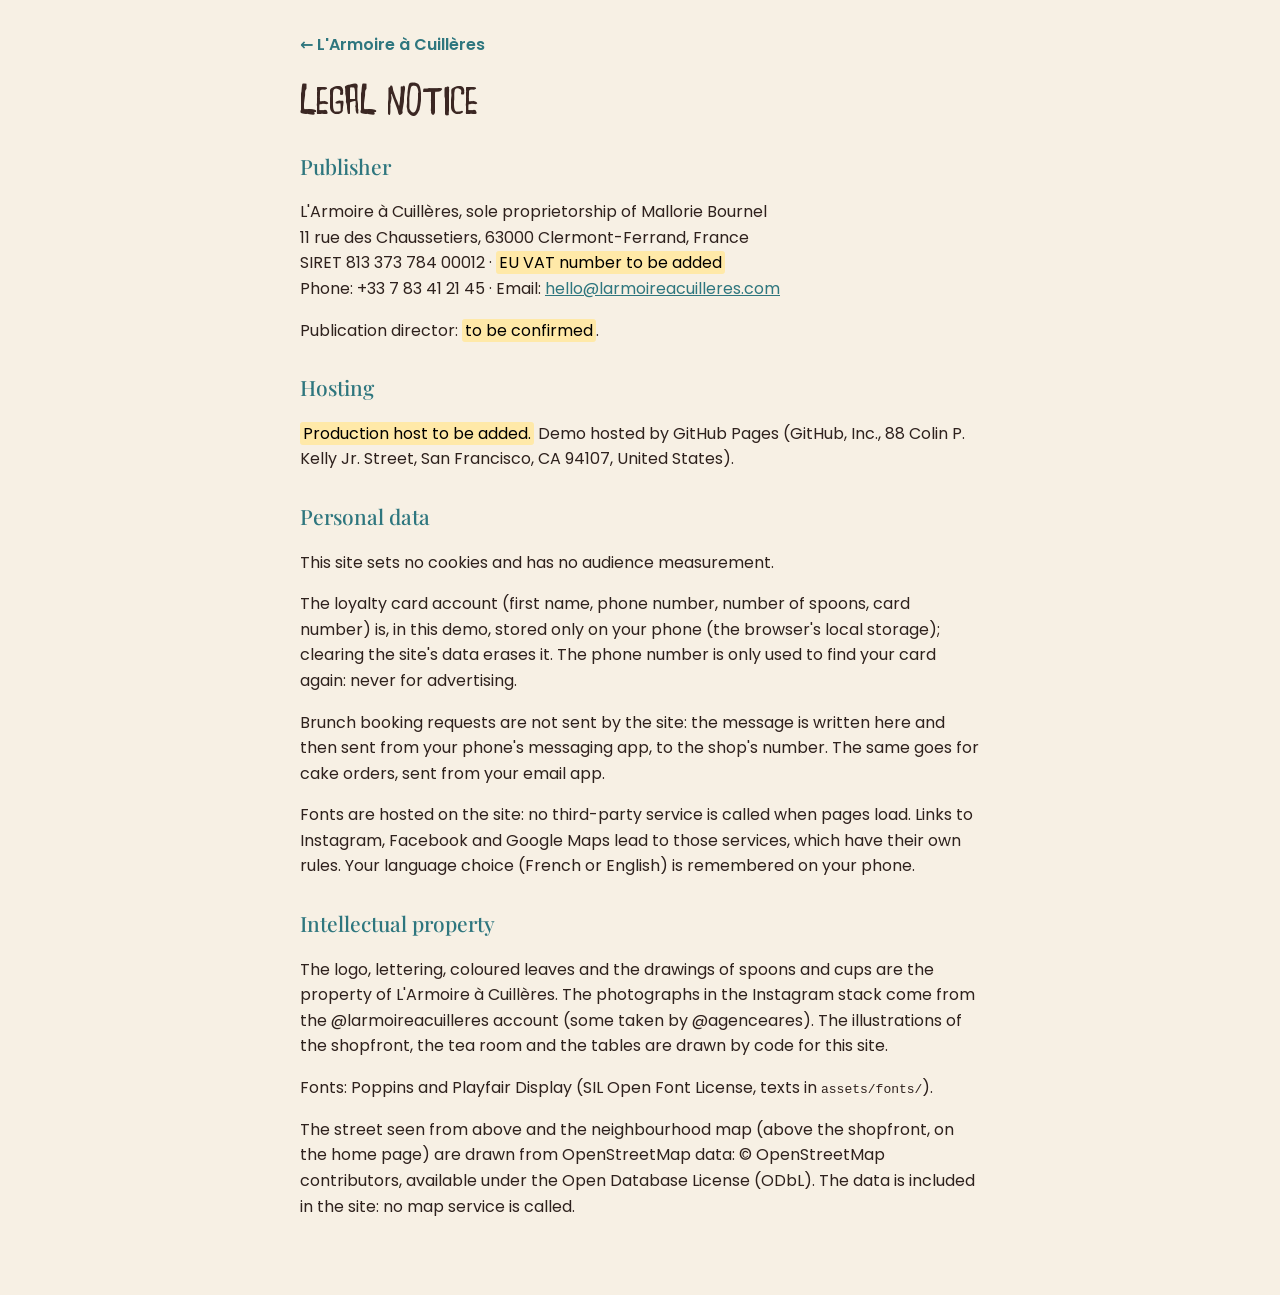
<file: mentions-legales.html>
<!doctype html>
<html lang="fr">
<head>
<meta charset="utf-8">
<meta name="viewport" content="width=device-width, initial-scale=1">
<title>Mentions légales · L'Armoire à Cuillères</title>
<meta name="robots" content="noindex, nofollow">
<link rel="canonical" href="https://maliciousmusic.github.io/larmoire-a-cuilleres/mentions-legales.html">
<link rel="icon" href="assets/icons/favicon.png" type="image/png" sizes="64x64">
<link rel="stylesheet" href="css/fonts.css">
<style>
  body { margin: 0; font-family: Poppins, system-ui, sans-serif; background: #F7F0E4; color: #2E211D; line-height: 1.6; }
  main { max-width: 680px; margin: 0 auto; padding: 32px 20px 60px; }
  h1 { font-family: 'Armoire Lettres', Poppins, sans-serif; font-weight: 400; font-size: 44px; line-height: 1; color: #3B2723; margin: 0 0 20px; }
  h2 { font-family: 'Playfair Display', Georgia, serif; font-weight: 500; font-size: 21px; color: #2E767E; margin: 28px 0 8px; }
  a { color: #2E767E; }
  mark { background: #FFE9A8; padding: 0 3px; border-radius: 3px; }
  .retour { display: inline-block; margin-bottom: 20px; text-decoration: none; font-weight: 600; }
</style>
</head>
<body>
<main>
  <a class="retour" href="./">← L'Armoire à Cuillères</a>
  <h1 data-en="Legal notice">Mentions légales</h1>

  <h2 data-en="Publisher">Éditeur du site</h2>
  <p data-en="L'Armoire à Cuillères, sole proprietorship of Mallorie Bournel<br>11 rue des Chaussetiers, 63000 Clermont-Ferrand, France<br>SIRET 813 373 784 00012 · <mark>EU VAT number to be added</mark><br>Phone: +33 7 83 41 21 45 · Email: <a href=&quot;mailto:hello@larmoireacuilleres.com&quot;>hello@larmoireacuilleres.com</a>">L'Armoire à Cuillères, entreprise individuelle de Mallorie Bournel<br>
  11 rue des Chaussetiers, 63000 Clermont-Ferrand<br>
  SIRET 813 373 784 00012 · <mark>n° de TVA intracommunautaire à compléter</mark><br>
  Téléphone : 07 83 41 21 45 · E-mail : <a href="mailto:hello@larmoireacuilleres.com">hello@larmoireacuilleres.com</a></p>
  <p data-en="Publication director: <mark>to be confirmed</mark>.">Directrice de la publication : <mark>à confirmer</mark>.</p>

  <h2 data-en="Hosting">Hébergement</h2>
  <p data-en="<mark>Production host to be added.</mark> Demo hosted by GitHub Pages (GitHub, Inc., 88 Colin P. Kelly Jr. Street, San Francisco, CA 94107, United States)."><mark>Hébergeur de production à compléter.</mark> Démonstration hébergée par GitHub Pages (GitHub, Inc., 88 Colin P. Kelly Jr. Street, San Francisco, CA 94107, États-Unis).</p>

  <h2 data-en="Personal data">Données personnelles</h2>
  <p data-en="This site sets no cookies and has no audience measurement.">Ce site ne dépose aucun cookie et ne fait aucune mesure d'audience.</p>
  <p data-en="The loyalty card account (first name, phone number, number of spoons, card number) is, in this demo, stored only on your phone (the browser's local storage); clearing the site's data erases it. The phone number is only used to find your card again: never for advertising.">Le compte de la carte fidélité (prénom, numéro de téléphone, nombre de cuillères, numéro de carte) est, dans cette démonstration, enregistré uniquement dans votre téléphone (stockage local du navigateur) ; effacer les données du site l'efface. Le numéro de téléphone ne sert qu'à retrouver votre carte : jamais à de la publicité.</p>
  <p data-en="Brunch booking requests are not sent by the site: the message is written here and then sent from your phone's messaging app, to the shop's number. The same goes for cake orders, sent from your email app.">La demande de réservation du brunch n'est pas envoyée par le site : le message est préparé ici puis envoyé par l'application SMS de votre téléphone, au numéro de la boutique. De même pour la commande d'un gâteau, envoyée par votre messagerie.</p>
  <p data-en="Fonts are hosted on the site: no third-party service is called when pages load. Links to Instagram, Facebook and Google Maps lead to those services, which have their own rules. Your language choice (French or English) is remembered on your phone.">Les polices de caractères sont hébergées sur le site : aucun appel n'est fait à des services tiers au chargement des pages. Les liens vers Instagram, Facebook et Google Maps mènent à ces services, soumis à leurs propres règles. Le choix de la langue (français ou anglais) est gardé dans votre téléphone.</p>

  <h2 data-en="Intellectual property">Propriété intellectuelle</h2>
  <p data-en="The logo, lettering, coloured leaves and the drawings of spoons and cups are the property of L'Armoire à Cuillères. The photographs in the Instagram stack come from the @larmoireacuilleres account (some taken by @agenceares). The illustrations of the shopfront, the tea room and the tables are drawn by code for this site.">Le logo, le lettrage, les feuilles colorées et les dessins de cuillères et de tasses sont la propriété de L'Armoire à Cuillères. Les photographies de la pile Instagram proviennent du compte @larmoireacuilleres (certaines réalisées par @agenceares). Les illustrations de la devanture, du salon et de la table sont dessinées par programme pour ce site.</p>
  <p data-en="Fonts: Poppins and Playfair Display (SIL Open Font License, texts in <code>assets/fonts/</code>).">Polices : Poppins et Playfair Display (SIL Open Font License, textes dans <code>assets/fonts/</code>).</p>
  <p data-en="The street seen from above and the neighbourhood map (above the shopfront, on the home page) are drawn from OpenStreetMap data: © OpenStreetMap contributors, available under the Open Database License (ODbL). The data is included in the site: no map service is called.">La rue vue du dessus et le plan du quartier (au-dessus de la devanture, sur l'accueil) sont dessinés d'après les données d'OpenStreetMap : © les contributeurs d'OpenStreetMap, disponibles sous licence ODbL (Open Database License). Les données sont incluses dans le site : aucun service de cartographie n'est appelé.</p>
</main>
<script>
/* En anglais (même choix que l'appli : ?lang=, le petit menu de l'accueil, sinon la langue du téléphone) : chaque
   élément [data-en] prend son texte anglais. */
(function () {
  var lang = 'fr';
  try {
    var q = /[?&]lang=(fr|en)(&|$)/.exec(location.search), s = localStorage.getItem('ac:lang');
    if (q) lang = q[1];
    else if (s) lang = JSON.parse(s) === 'en' ? 'en' : 'fr';
    else lang = /^fr/i.test((navigator.languages && navigator.languages[0]) || navigator.language || 'fr') ? 'fr' : 'en';
  } catch (e) { /* navigation privée */ }
  if (lang !== 'en') return;
  document.documentElement.lang = 'en';
  document.title = "Legal notice · L'Armoire à Cuillères";
  [].forEach.call(document.querySelectorAll('[data-en]'), function (el) { el.innerHTML = el.getAttribute('data-en'); });
})();
</script>
</body>
</html>
</file>
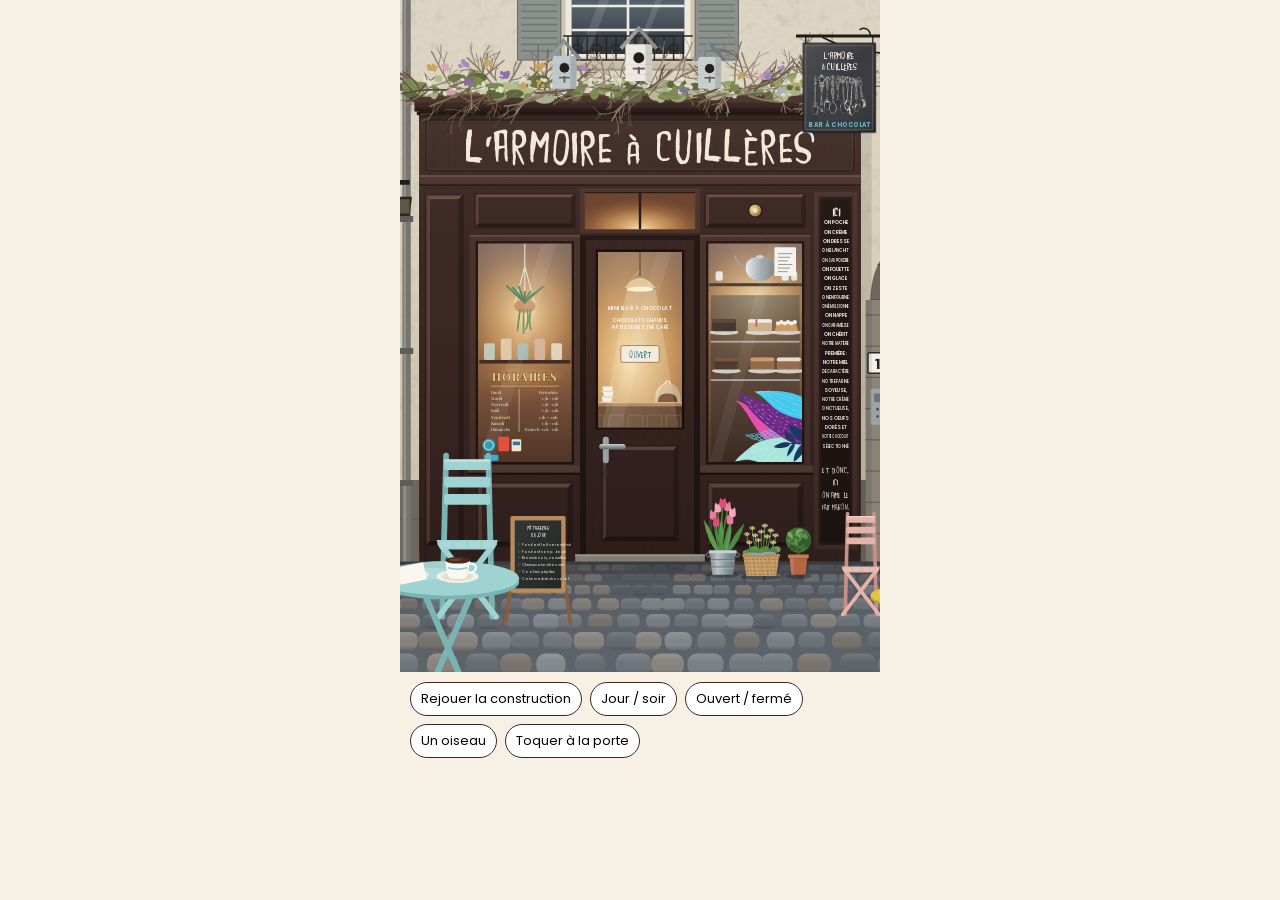
<file: lab/facade.html>
<!doctype html>
<html lang="fr">
<head>
<meta charset="utf-8">
<meta name="viewport" content="width=device-width, initial-scale=1, viewport-fit=cover">
<title>Labo · la devanture</title>
<link rel="stylesheet" href="../css/fonts.css">
<style>
  html, body { margin: 0; background: #F7F0E4; font-family: Poppins, system-ui, sans-serif; }
  .wrap { max-width: 480px; margin: 0 auto; }
  #facade { width: 100%; aspect-ratio: 400 / 560; overflow: hidden; background: #d9d4c3; }
  #facade svg { width: 100%; height: 100%; display: block; overflow: visible; }
  .ctl { padding: 10px; font-size: 13px; display: flex; gap: 8px; flex-wrap: wrap; }
  button { font: inherit; padding: 6px 10px; border-radius: 99px; border: 1px solid #3B2723; background: #fff; }
</style>
</head>
<body>
<div class="wrap">
  <div id="facade"></div>
  <div class="ctl">
    <button id="b-play">Rejouer la construction</button>
    <button id="b-nuit">Jour / soir</button>
    <button id="b-ouvert">Ouvert / fermé</button>
    <button id="b-oiseau">Un oiseau</button>
    <button id="b-porte">Toquer à la porte</button>
  </div>
</div>
<script src="../js/ac-core.js"></script>
<script src="../js/ac-data.js"></script>
<script src="../js/ac-brand.js"></script>
<script src="../js/ac-facade.js"></script>
<script>
  (async () => {
    const q = new URLSearchParams(location.search);
    const f = await AC.Facade.create(document.getElementById('facade'), {});
    let nuit = q.has('nuit'), ouvert = !q.has('ferme');
    f.setStatus({ ouvert, texte: ouvert ? 'Ouvert' : 'Fermé' });
    f.setNight(nuit);
    if (!q.has('fige')) { await f.play(); f.idle(); } else f.idle(true);
    document.getElementById('b-play').onclick = () => f.play();
    document.getElementById('b-nuit').onclick = () => { nuit = !nuit; f.setNight(nuit); };
    document.getElementById('b-ouvert').onclick = () => { ouvert = !ouvert; f.setStatus({ ouvert }); };
    document.getElementById('b-oiseau').onclick = () => f.bird && f.bird();
    document.getElementById('b-porte').onclick = async () => { await f.knock(); setTimeout(() => f.closeDoor(), 1200); };
    window.F = f;
  })();
</script>
</body>
</html>
</file>
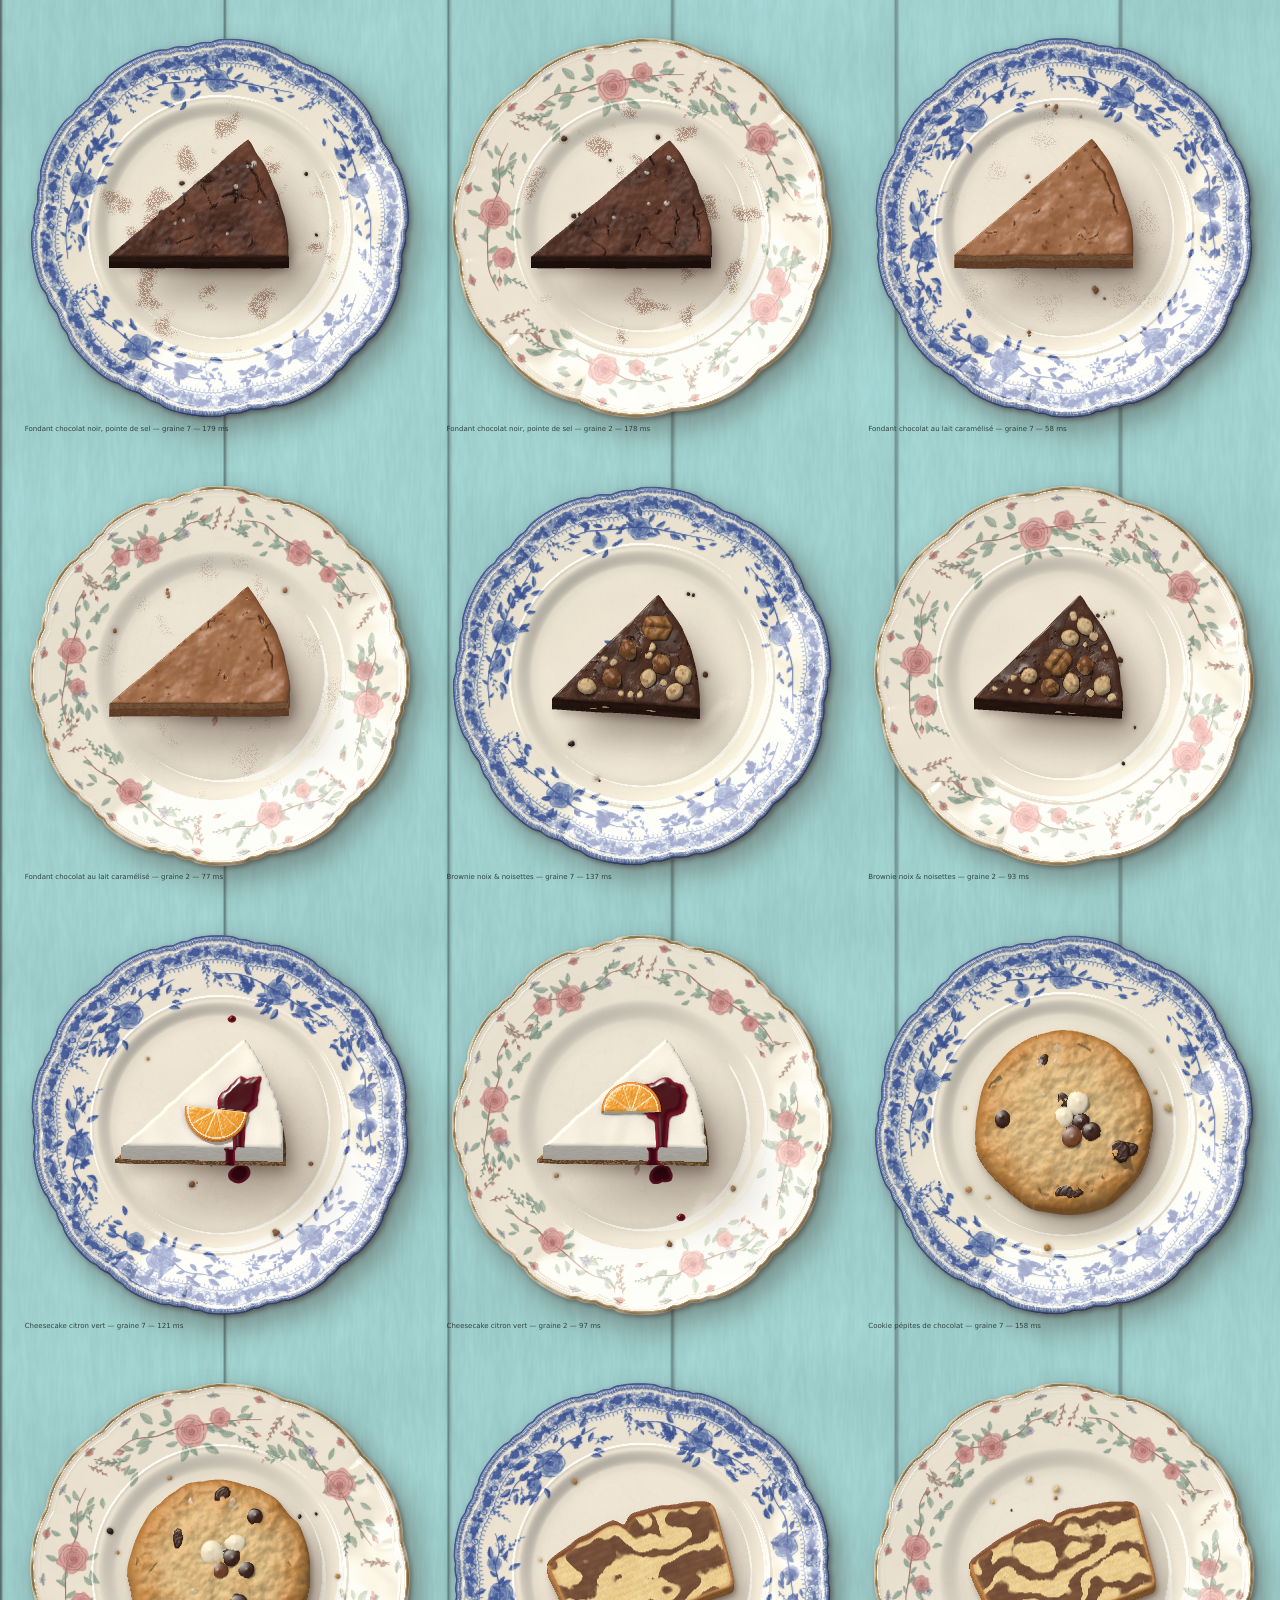
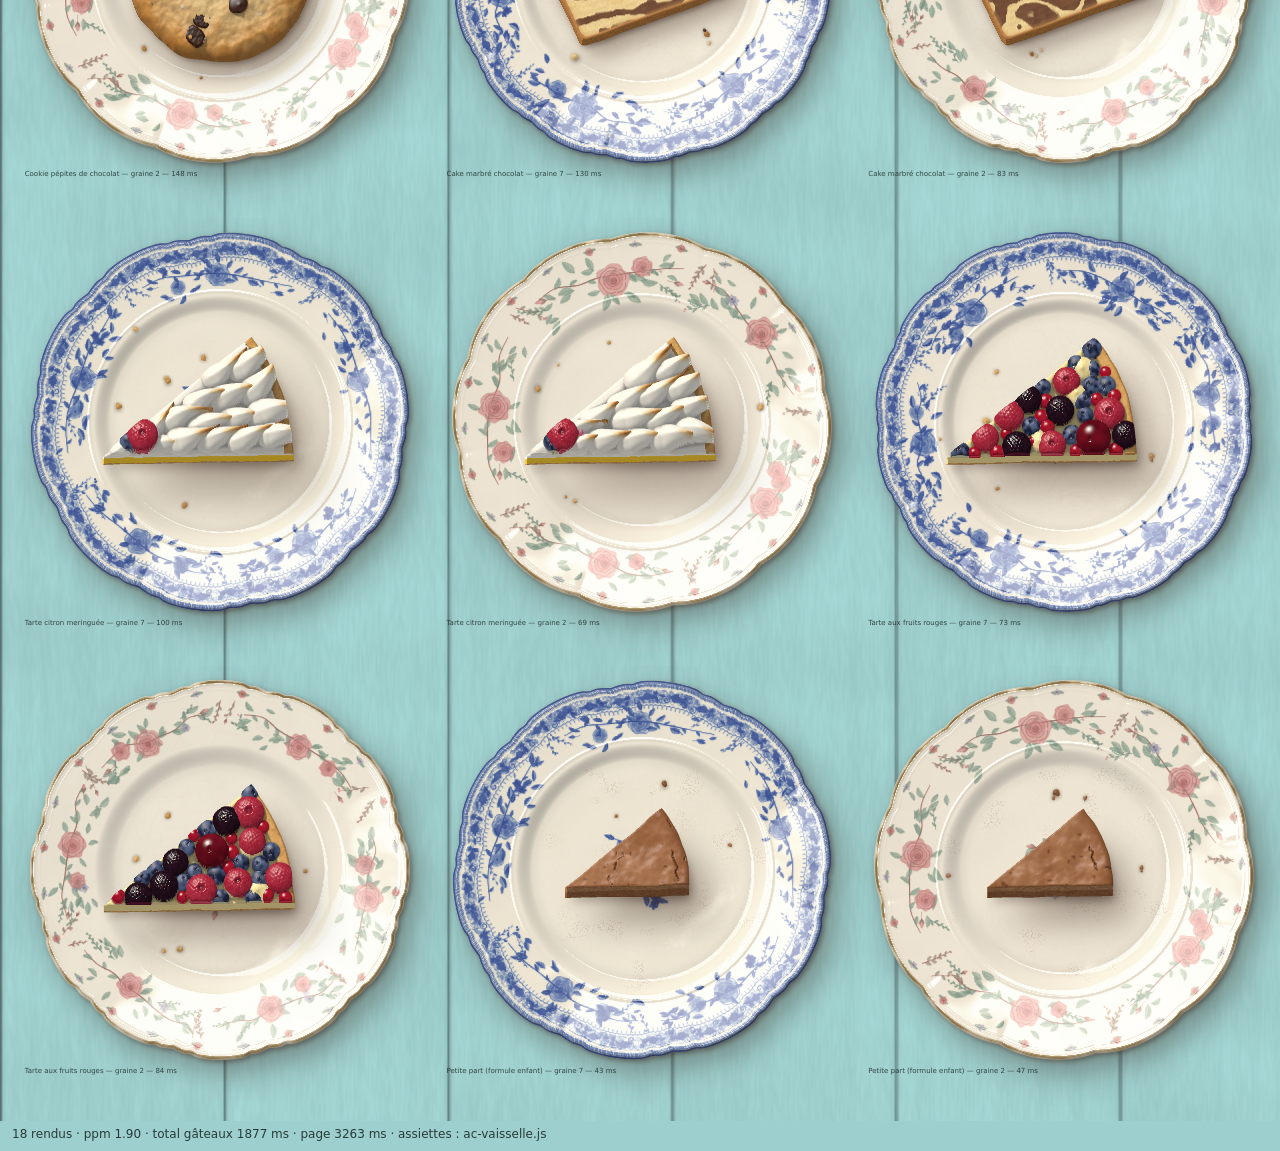
<file: lab/gateaux.html>
<!doctype html>
<html lang="fr">
<head>
<meta charset="utf-8">
<meta name="viewport" content="width=device-width, initial-scale=1">
<title>Labo · les gâteaux</title>
<style>
  html, body { margin: 0; background: #9ccfcd; font-family: Poppins, system-ui, sans-serif; color: #2a3b3a; }
  #table { display: block; }
  #bilan { font-size: 12px; padding: 6px 12px 10px; }
</style>
</head>
<body>
<canvas id="table"></canvas>
<div id="bilan"></div>
<script src="../js/ac-core.js"></script>
<script src="../js/ac-rendu.js"></script>
<script src="../js/ac-vaisselle.js" onerror="window.__sansVaisselle = true"></script>
<script src="../js/ac-gateaux.js"></script>
<script>
/* Page de contrôle : chaque gâteau, deux graines, posé sur une assiette, sur une table en bois menthe.
   Par défaut : graines 7 et 2, angle −0,35 rad (la graine 7 et l'angle de la table du goûter, ac-table.js).
   Paramètres : ?id=cookie (un seul) · ?seeds=1,2 · ?zoom=2 (échelle ×2) · ?cols=3 · ?angle=0.3 (rad)
   ?miettes=0 (sans miettes) · ?nu=1 (sans assiette : le gâteau seul sur la table) · ?profil=1 (temps par étape) */
(function () {
  'use strict';
  const q = new URLSearchParams(location.search);
  const R = AC.R, G = AC.Gateaux;
  const dpr = Math.min(3, window.devicePixelRatio || 1);
  const zoom = +(q.get('zoom') || 1);
  const pxmm = 1.9 * zoom; // px CSS par mm : ≈ 180 px pour une part de 95 mm, comme sur le site
  const ppm = pxmm * dpr;
  const ids = q.get('id') ? q.get('id').split(',') : G.liste.map((g) => g.id);
  const seeds = (q.get('seeds') || '7,2').split(',').map(Number);
  const angle = q.has('angle') ? +q.get('angle') : -0.35;
  const nu = q.get('nu') === '1';
  const avecMiettes = q.get('miettes') !== '0';
  const cols = +(q.get('cols') || (zoom > 1.5 ? 2 : 3));
  const cellW = nu ? 150 : 222, cellH = nu ? 150 : 236; // mm
  const cells = [];
  for (const id of ids) for (const s of seeds) cells.push({ id, s });
  const rows = Math.ceil(cells.length / cols);
  const Wmm = cols * cellW + 10, Hmm = rows * cellH + 16;
  const cv = document.getElementById('table');
  cv.width = Math.round(Wmm * ppm); cv.height = Math.round(Hmm * ppm);
  cv.style.width = Wmm * pxmm + 'px'; cv.style.height = Hmm * pxmm + 'px';
  const ctx = cv.getContext('2d');

  /* ---- la table : planches de bois peintes en menthe ---- */
  (function bois() {
    const k = ppm / 2; // calculée à mi-résolution puis agrandie (c'est un fond)
    const W = Math.ceil(Wmm * k), H = Math.ceil(Hmm * k);
    const n = AC.noise2(7), n2 = AC.noise2(8);
    const img = new ImageData(W, H), d = img.data;
    const planche = 118; // mm
    for (let j = 0; j < H; j++) {
      const y = j / k;
      for (let i = 0; i < W; i++) {
        const x = i / k;
        const p = Math.floor(x / planche), xp = x - p * planche;
        const fil = n(p * 13.1 + x * 0.004, y * 0.012 + p * 7) * 0.6 + n2(x * 0.09, y * 0.0045 + p) * 0.4;
        let v = 1 + 0.035 * fil + 0.02 * n(x * 0.5, y * 0.05);
        const joint = Math.min(xp, planche - xp);
        if (joint < 1.2) v *= 0.55 + 0.45 * (joint / 1.2);
        else if (joint < 3) v *= 0.97 + 0.03 * ((joint - 1.2) / 1.8);
        const o = (j * W + i) * 4;
        d[o] = 159 * v; d[o + 1] = 208 * v; d[o + 2] = 206 * v; d[o + 3] = 255;
      }
    }
    const c = R.canvas(W, H);
    c.getContext('2d').putImageData(img, 0, 0);
    ctx.imageSmoothingEnabled = true;
    ctx.drawImage(c, 0, 0, cv.width, cv.height);
  })();

  /* ---- l'assiette : celle de la vaisselle si elle existe, sinon un disque blanc cassé ---- */
  function assietteBlanche(k) {
    const D = 236, W = Math.ceil(D * k), H = W, c = W / 2, N = W * H;
    const hgt = new Float32Array(N), al = new Float32Array(N), alb = new Float32Array(N * 3);
    const creme = R.lin('#f2ede3'), liseré = R.lin('#c9b48a');
    for (let j = 0; j < H; j++) for (let i = 0; i < W; i++) {
      const x = (i + 0.5 - c) / k, y = (j + 0.5 - c) / k, r = Math.hypot(x, y);
      if (r > 100.6) continue;
      const p = j * W + i;
      al[p] = Math.min(1, Math.max(0, 0.5 - (r - 100) * k));
      let h = 0;
      if (r > 64) h += 4.2 * Math.min(1, (r - 64) / 16) ** 1.6; // l'aile remonte
      if (r > 96) h += 0.8 * Math.sin(Math.min(1, (r - 96) / 4) * Math.PI / 2); // le marli
      h -= r > 99 ? (r - 99) * 1.2 : 0;
      hgt[p] = h;
      const col = r > 97.2 && r < 98.4 ? liseré : creme;
      alb[p * 3] = col[0]; alb[p * 3 + 1] = col[1]; alb[p * 3 + 2] = col[2];
    }
    const Nn = R.normals(hgt, W, H, k);
    const img = R.shade({ w: W, h: H, alb, alpha: al, N: Nn, spec: 0.45, gloss: 70, wrap: 0.35 });
    const canvas = R.canvas(W, H);
    canvas.getContext('2d').putImageData(img, 0, 0);
    const shadow = R.castShadow(al, W, H, k, { height: 6, soft: 1.4, opacity: 0.3, contact: 0.35 });
    return { canvas, shadow, w: W / k, h: H / k, ax: c / k, ay: c / k };
  }
  const V = AC.Vaisselle;
  function assiette(n) {
    const motif = n % 2 ? 'rose' : 'bleu'; // une assiette ancienne bleue ou rose, comme au salon
    if (V && typeof V.assiette === 'function') {
      try {
        const sp = V.assiette({ motif, d: 200, chantourne: true, seed: 12 + (n % 4) }, ppm);
        if (sp && sp.canvas) return sp;
      } catch (e) { console.warn('vaisselle :', e.message); }
    }
    return blanche || (blanche = assietteBlanche(ppm));
  }
  let blanche = null;

  /* ---- la planche ---- */
  if (q.get('profil')) G.profil = {};
  const mesures = (window.__mesures = []);
  const t00 = performance.now();
  let total = 0;
  ctx.textBaseline = 'top';
  cells.forEach((cell, n) => {
    const cx = (5 + (n % cols) * cellW + cellW / 2) * ppm;
    const cy = (8 + Math.floor(n / cols) * cellH + (nu ? cellH / 2 : 112)) * ppm;
    if (!nu) R.draw(ctx, assiette(n), Math.round(cx), Math.round(cy));
    const t0 = performance.now();
    const sp = G.rendre(cell.id, { seed: cell.s, angle }, ppm);
    const ms = performance.now() - t0;
    let msM = 0;
    if (avecMiettes) {
      const t1 = performance.now();
      const mi = G.miette(cell.id, { seed: cell.s, angle }, ppm);
      msM = performance.now() - t1;
      R.draw(ctx, mi, Math.round(cx), Math.round(cy));
    }
    R.draw(ctx, sp, Math.round(cx), Math.round(cy));
    total += ms;
    mesures.push({ id: cell.id, seed: cell.s, ppm: +ppm.toFixed(2), ms: Math.round(ms), px: sp.canvas.width + '×' + sp.canvas.height + (avecMiettes ? ` · miettes ${Math.round(msM)} ms` : '') });
    const g = G.liste.find((e) => e.id === cell.id);
    ctx.fillStyle = 'rgba(30,45,44,.85)';
    ctx.font = `${Math.round(3.6 * ppm)}px Poppins, system-ui, sans-serif`;
    const ty = cy + (nu ? 62 : 104) * ppm;
    ctx.fillText(`${g.nom} — graine ${cell.s} — ${Math.round(ms)} ms`, cx - (cellW / 2 - 8) * ppm, ty);
  });
  document.getElementById('bilan').textContent =
    `${cells.length} rendus · ppm ${ppm.toFixed(2)} · total gâteaux ${Math.round(total)} ms · page ${Math.round(performance.now() - t00)} ms` +
    (V ? ' · assiettes : ac-vaisselle.js' : ' · assiettes : disque blanc cassé (ac-vaisselle.js absent)');
  if (G.profil) console.log('profil (ms) : ' + Object.entries(G.profil).map(([k, v]) => k + ' ' + v.toFixed(1)).join(' · '));
  window.__pret = Promise.resolve(true);
})();
</script>
</body>
</html>
</file>
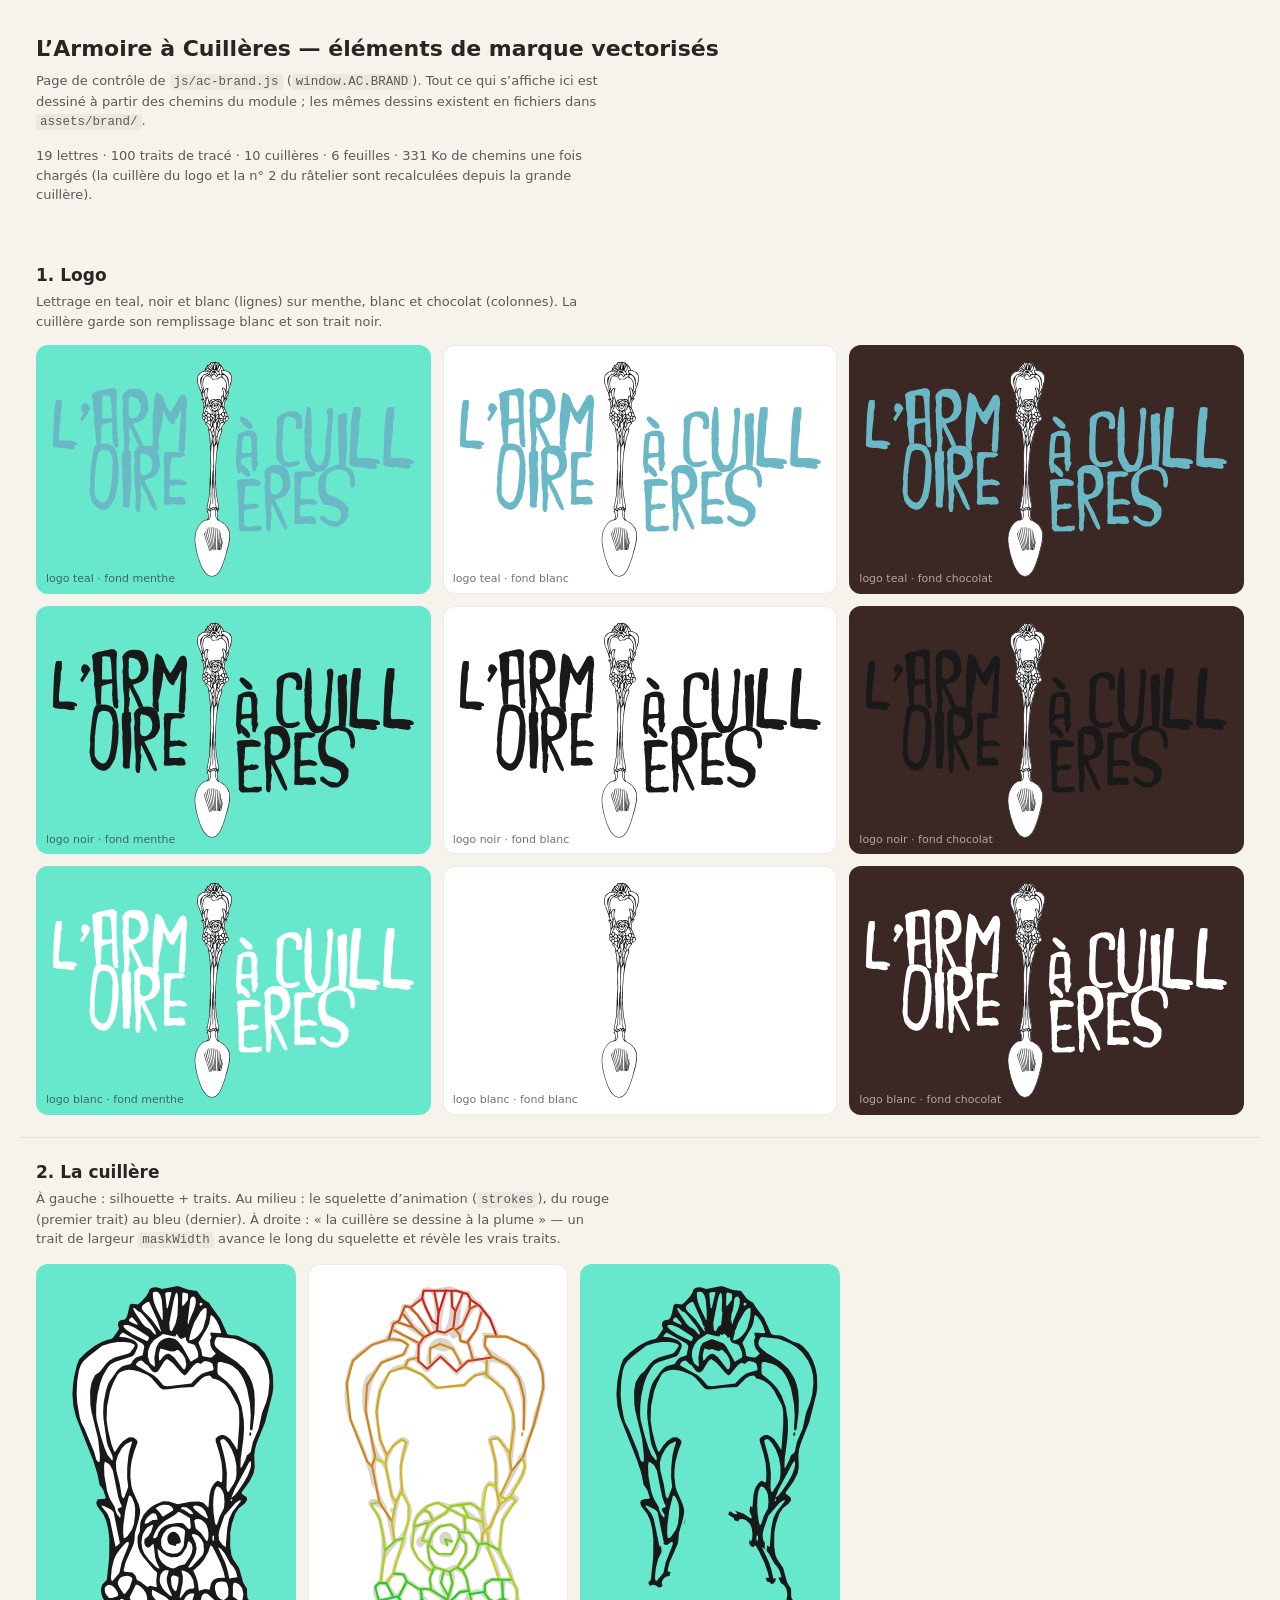
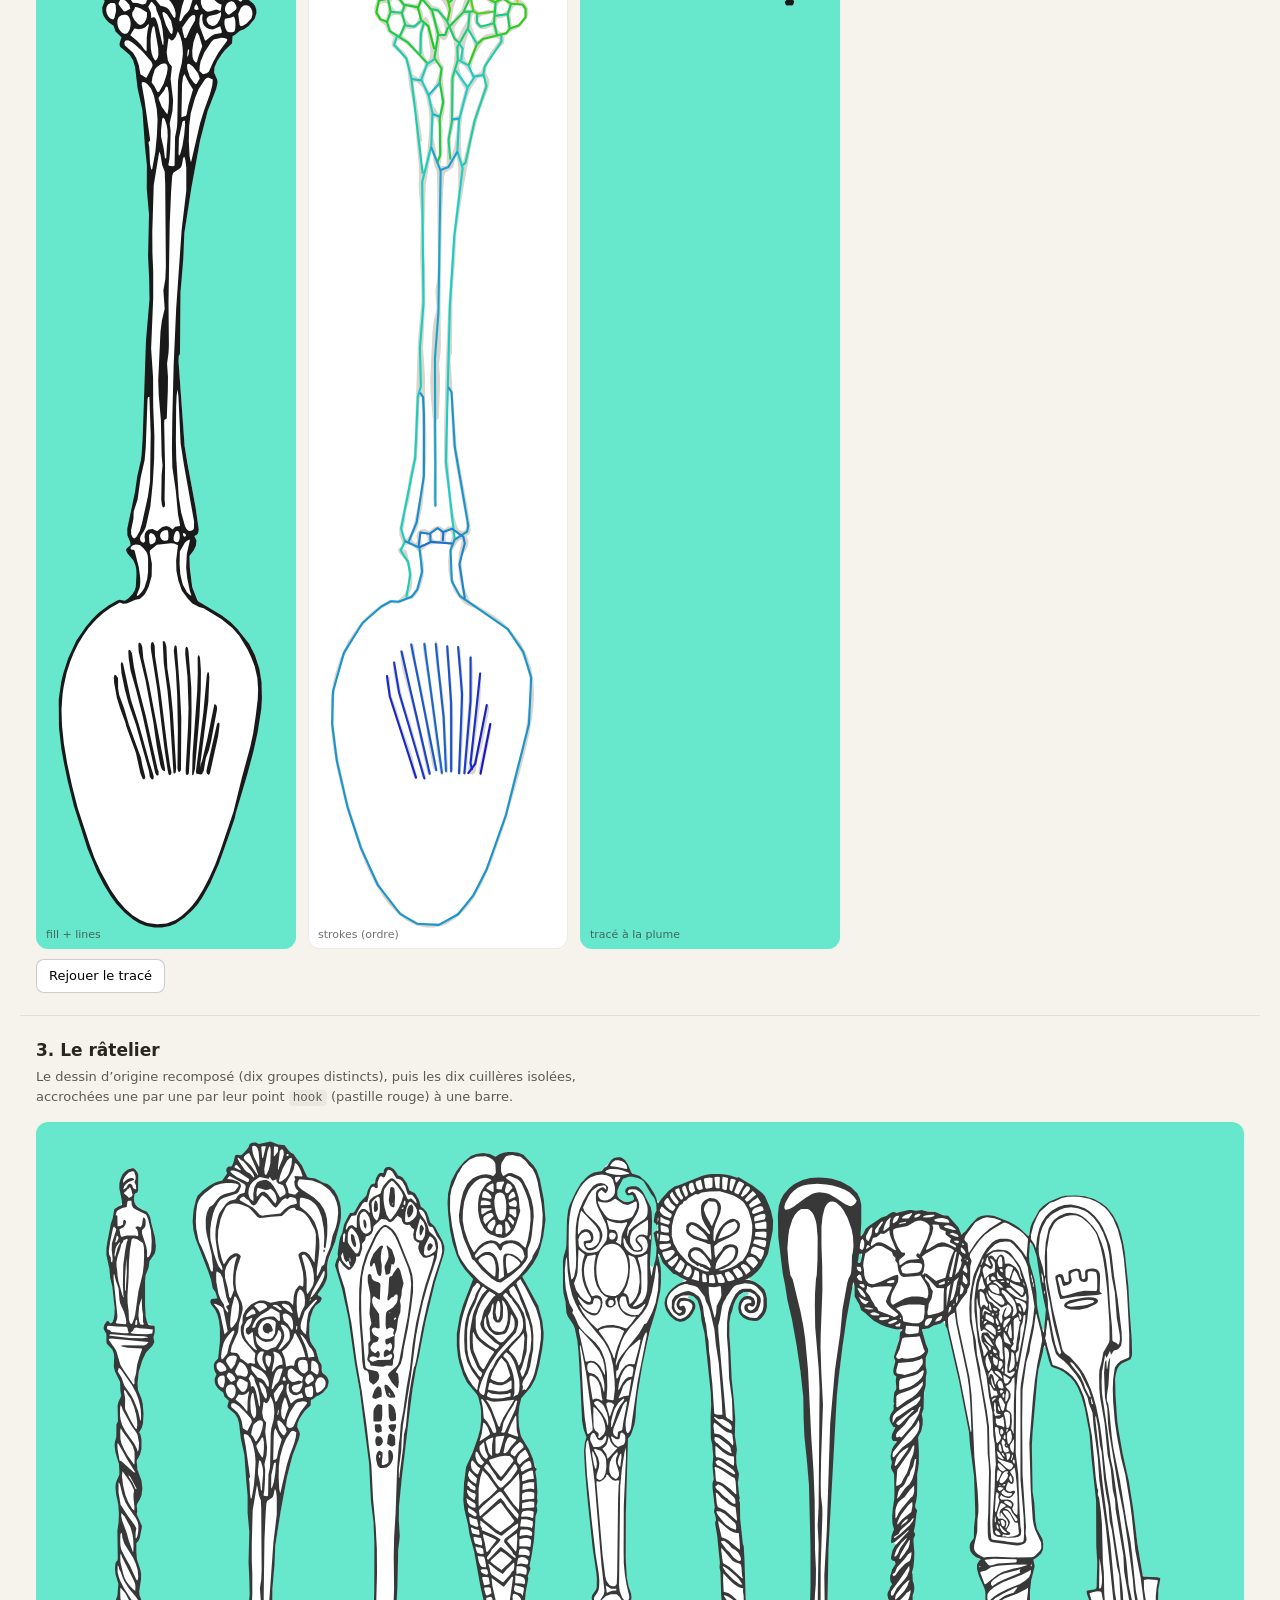
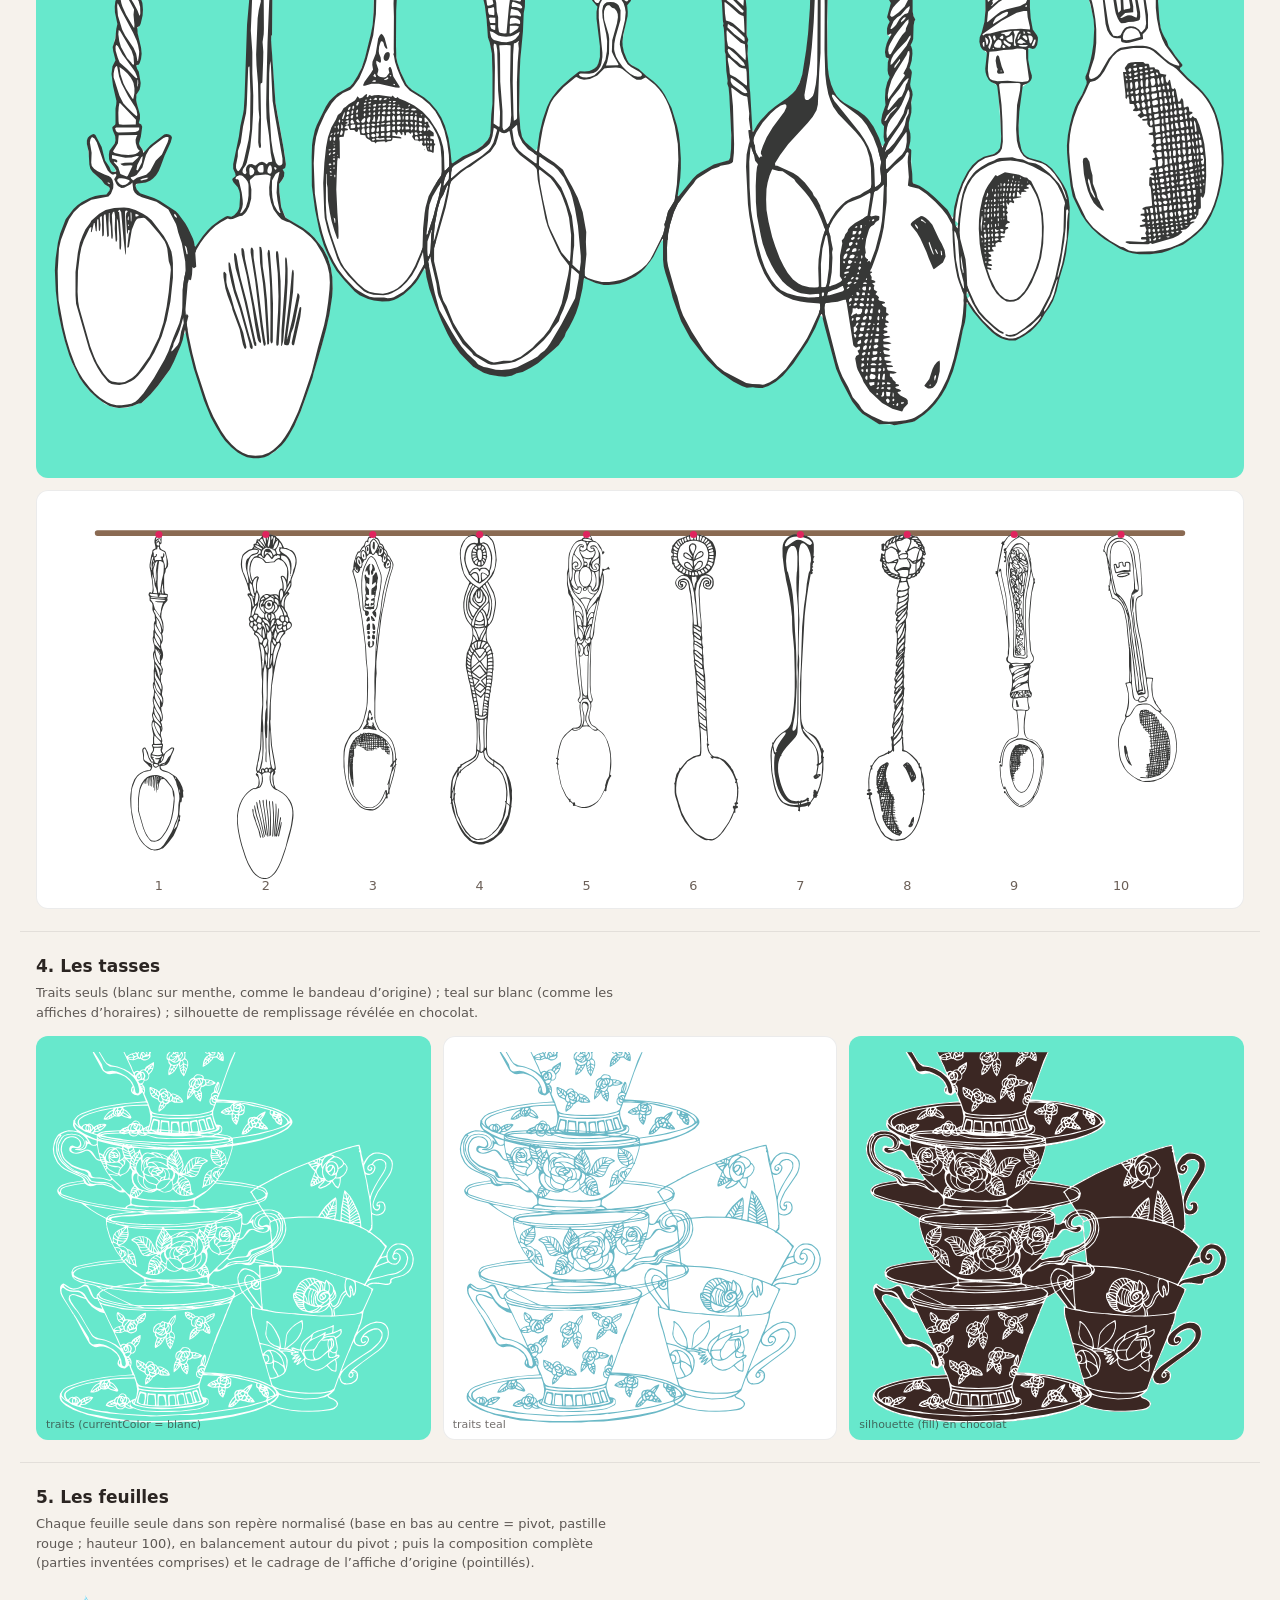
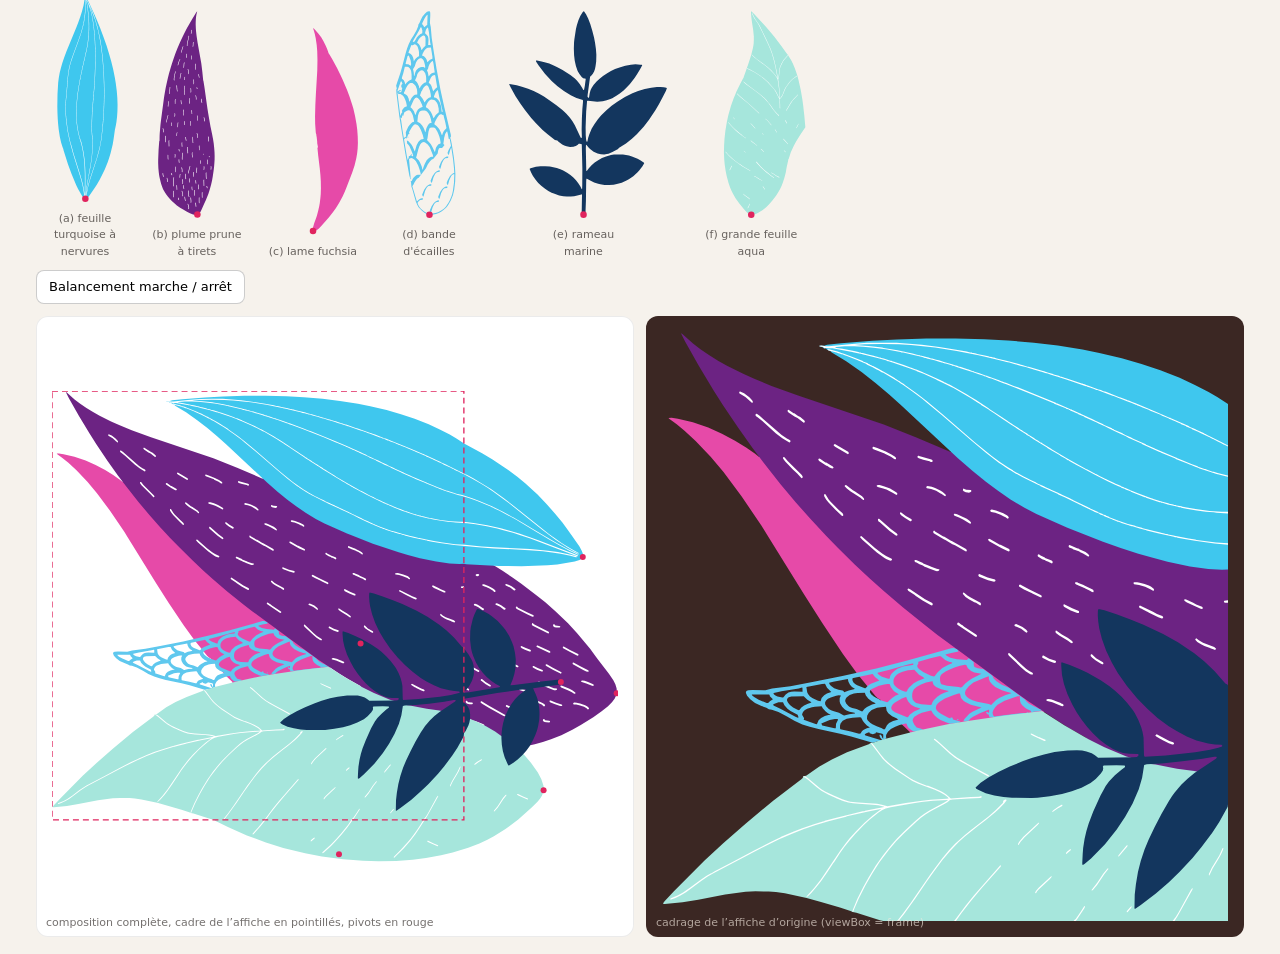
<file: lab/marque.html>
<!doctype html>
<html lang="fr">
<head>
<meta charset="utf-8">
<meta name="viewport" content="width=device-width, initial-scale=1">
<title>Marque vectorisée — contrôle</title>
<style>
  :root {
    --menthe: #67E8CC;
    --choco: #3B2723;
    --teal: #6AB8C6;
    --encre: #1A1919;
    --papier: #F6F2EC;
    --texte: #2B2522;
  }
  * { box-sizing: border-box; }
  body { margin: 0; background: var(--papier); color: var(--texte); font: 15px/1.5 system-ui, -apple-system, "Segoe UI", sans-serif; }
  header, section { max-width: 1240px; margin: 0 auto; padding: 22px 16px; }
  header { padding-top: 32px; }
  h1 { font-size: 22px; margin: 0 0 6px; }
  h2 { font-size: 17px; margin: 0 0 4px; }
  p.note { margin: 0 0 14px; font-size: 13px; opacity: .75; max-width: 70ch; }
  code { font-size: 12.5px; background: rgba(0, 0, 0, .06); padding: 1px 4px; border-radius: 4px; }
  section + section { border-top: 1px solid rgba(0, 0, 0, .08); }
  .grid { display: grid; gap: 12px; }
  .g3 { grid-template-columns: repeat(3, minmax(0, 1fr)); }
  .g2 { grid-template-columns: repeat(2, minmax(0, 1fr)); }
  @media (max-width: 760px) { .g3, .g2 { grid-template-columns: minmax(0, 1fr); } }
  .tile { position: relative; border-radius: 12px; padding: 16px; display: flex; flex-direction: column; align-items: center; justify-content: center; overflow: hidden; }
  .tile svg { display: block; width: 100%; height: auto; }
  .tile .cap { position: absolute; left: 10px; bottom: 6px; font-size: 11px; opacity: .65; }
  .menthe { background: var(--menthe); }
  .blanc { background: #fff; box-shadow: inset 0 0 0 1px rgba(0, 0, 0, .08); }
  .choco { background: var(--choco); color: #f3e9df; }
  .row { display: flex; gap: 12px; align-items: flex-start; flex-wrap: wrap; }
  .spoon-box { flex: 0 0 auto; width: min(260px, 40vw); }
  button { font: inherit; font-size: 13px; padding: 6px 12px; border-radius: 8px; border: 1px solid rgba(0, 0, 0, .2); background: #fff; cursor: pointer; }
  button:hover { background: #f0ece6; }
  .controls { display: flex; gap: 8px; margin: 10px 0 0; flex-wrap: wrap; }
  .leaves { display: flex; gap: 14px; flex-wrap: wrap; align-items: flex-end; }
  .leaf { display: flex; flex-direction: column; align-items: center; gap: 4px; }
  .leaf svg { height: 220px; width: auto; overflow: visible; }
  .leaf span { font-size: 11px; opacity: .7; text-align: center; max-width: 14ch; }
  .sway { transform-box: view-box; animation: sway 3.2s ease-in-out infinite alternate; }
  @keyframes sway { from { transform: rotate(-4deg); } to { transform: rotate(4deg); } }
  @media (prefers-reduced-motion: reduce) { .sway { animation: none; } }
  .err { color: #b00020; font-weight: 600; }
</style>
</head>
<body>
<header>
  <h1>L’Armoire à Cuillères — éléments de marque vectorisés</h1>
  <p class="note">Page de contrôle de <code>js/ac-brand.js</code> (<code>window.AC.BRAND</code>). Tout ce qui s’affiche ici est dessiné à partir des chemins du module ; les mêmes dessins existent en fichiers dans <code>assets/brand/</code>.</p>
  <p id="stats" class="note"></p>
</header>

<section id="s-logo">
  <h2>1. Logo</h2>
  <p class="note">Lettrage en teal, noir et blanc (lignes) sur menthe, blanc et chocolat (colonnes). La cuillère garde son remplissage blanc et son trait noir.</p>
  <div class="grid g3" id="logos"></div>
</section>

<section id="s-cuillere">
  <h2>2. La cuillère</h2>
  <p class="note">À gauche : silhouette + traits. Au milieu : le squelette d’animation (<code>strokes</code>), du rouge (premier trait) au bleu (dernier). À droite : « la cuillère se dessine à la plume » — un trait de largeur <code>maskWidth</code> avance le long du squelette et révèle les vrais traits.</p>
  <div class="row" id="cuillere"></div>
  <div class="controls"><button id="replay">Rejouer le tracé</button></div>
</section>

<section id="s-cuilleres">
  <h2>3. Le râtelier</h2>
  <p class="note">Le dessin d’origine recomposé (dix groupes distincts), puis les dix cuillères isolées, accrochées une par une par leur point <code>hook</code> (pastille rouge) à une barre.</p>
  <div class="tile menthe" id="ratelier"></div>
  <div style="height:12px"></div>
  <div class="tile blanc" id="accroche"></div>
</section>

<section id="s-tasses">
  <h2>4. Les tasses</h2>
  <p class="note">Traits seuls (blanc sur menthe, comme le bandeau d’origine) ; teal sur blanc (comme les affiches d’horaires) ; silhouette de remplissage révélée en chocolat.</p>
  <div class="grid g3" id="tasses"></div>
</section>

<section id="s-feuilles">
  <h2>5. Les feuilles</h2>
  <p class="note">Chaque feuille seule dans son repère normalisé (base en bas au centre = pivot, pastille rouge ; hauteur 100), en balancement autour du pivot ; puis la composition complète (parties inventées comprises) et le cadrage de l’affiche d’origine (pointillés).</p>
  <div class="leaves" id="feuilles-seules"></div>
  <div class="controls"><button id="sway">Balancement marche / arrêt</button></div>
  <div style="height:12px"></div>
  <div class="grid g2">
    <div class="tile blanc" id="feuilles-compo"></div>
    <div class="tile choco" id="feuilles-cadre"></div>
  </div>
</section>

<script src="../js/ac-brand.js"></script>
<script>
(function () {
  'use strict';
  const NS = 'http://www.w3.org/2000/svg';
  const B = window.AC && window.AC.BRAND;
  if (!B) {
    document.getElementById('stats').innerHTML = '<span class="err">AC.BRAND introuvable : js/ac-brand.js ne s’est pas chargé.</span>';
    return;
  }

  function el(name, attrs, parent) {
    const e = document.createElementNS(NS, name);
    if (attrs) for (const k in attrs) e.setAttribute(k, attrs[k]);
    if (parent) parent.appendChild(e);
    return e;
  }
  function svg(viewBox, parent, extra) {
    return el('svg', Object.assign({ viewBox: viewBox.join(' '), xmlns: NS }, extra || {}), parent);
  }
  function caption(text, parent) {
    const c = document.createElement('span');
    c.className = 'cap';
    c.textContent = text;
    parent.appendChild(c);
  }

  /* ---------- statistiques ---------- */
  const count = (s) => (s ? s.length : 0);
  let chars = 0;
  B.logo.letters.forEach((l) => (chars += count(l.d)));
  chars += count(B.logo.spoon.fill) + count(B.logo.spoon.lines);
  chars += count(B.cuillere.fill) + count(B.cuillere.lines);
  B.cuilleres.forEach((c) => (chars += count(c.fill) + count(c.lines)));
  chars += count(B.tasses.fill) + count(B.tasses.lines);
  B.feuilles.items.forEach((f) => { chars += count(f.d) + count(f.band); f.details.forEach((d) => (chars += count(d))); });
  document.getElementById('stats').textContent =
    `${B.logo.letters.length} lettres · ${B.cuillere.strokes.length} traits de tracé · ${B.cuilleres.length} cuillères · ` +
    `${B.feuilles.items.length} feuilles · ${(chars / 1024).toFixed(0)} Ko de chemins une fois chargés ` +
    `(la cuillère du logo et la n° 2 du râtelier sont recalculées depuis la grande cuillère).`;

  /* ---------- 1. logo ---------- */
  function drawLogo(parent, color) {
    const L = B.logo;
    const s = svg(L.viewBox, parent, { role: 'img', 'aria-label': 'L’Armoire à Cuillères' });
    const g = el('g', { fill: color }, s);
    L.letters.forEach((l) => el('path', { d: l.d, id: 'x-' + l.id }, g));
    const c = el('g', {}, s);
    el('path', { d: L.spoon.fill, fill: '#FFFFFF' }, c);
    el('path', { d: L.spoon.lines, fill: L.colors.noir }, c);
    return s;
  }
  const logos = document.getElementById('logos');
  [['teal', B.logo.colors.teal], ['noir', B.logo.colors.noir], ['blanc', B.logo.colors.blanc]].forEach(([nom, col]) => {
    [['menthe', 'fond menthe'], ['blanc', 'fond blanc'], ['choco', 'fond chocolat']].forEach(([cls, lab]) => {
      const t = document.createElement('div');
      t.className = 'tile ' + cls;
      drawLogo(t, col);
      caption(`logo ${nom} · ${lab}`, t);
      logos.appendChild(t);
    });
  });

  /* ---------- 2. cuillère ---------- */
  const C = B.cuillere;
  const box = document.getElementById('cuillere');
  function spoonTile(cls, label) {
    const t = document.createElement('div');
    t.className = 'tile spoon-box ' + cls;
    box.appendChild(t);
    caption(label, t);
    return t;
  }
  const polyD = (pts) => 'M' + pts.map((p) => p[0] + ' ' + p[1]).join('L');
  {
    const s = svg(C.viewBox, spoonTile('menthe', 'fill + lines'));
    el('path', { d: C.fill, fill: '#FFFFFF' }, s);
    el('path', { d: C.lines, fill: C.lineColor }, s);
  }
  {
    const s = svg(C.viewBox, spoonTile('blanc', 'strokes (ordre)'));
    el('path', { d: C.lines, fill: '#d9d4cc' }, s);
    const n = C.strokes.length;
    C.strokes.forEach((pts, i) => {
      const h = 0 + (240 * i) / Math.max(1, n - 1);
      el('path', { d: polyD(pts), fill: 'none', stroke: `hsl(${h} 80% 45%)`, 'stroke-width': 1.6, 'stroke-linecap': 'round', 'stroke-linejoin': 'round' }, s);
    });
  }
  let replay = null;
  {
    const s = svg(C.viewBox, spoonTile('menthe', 'tracé à la plume'));
    const [x0, y0, w, h] = C.viewBox;
    const defs = el('defs', {}, s);
    const mask = el('mask', { id: 'plume', maskUnits: 'userSpaceOnUse', x: x0, y: y0, width: w, height: h }, defs);
    el('rect', { x: x0, y: y0, width: w, height: h, fill: '#000' }, mask);
    const paths = C.strokes.map((pts) =>
      el('path', { d: polyD(pts), fill: 'none', stroke: '#fff', 'stroke-width': C.maskWidth, 'stroke-linecap': 'round', 'stroke-linejoin': 'round' }, mask));
    const fill = el('path', { d: C.fill, fill: '#FFFFFF', opacity: 0 }, s);
    el('path', { d: C.lines, fill: C.lineColor, mask: 'url(#plume)' }, s);
    const lens = paths.map((p) => p.getTotalLength());
    const total = lens.reduce((a, b) => a + b, 0);
    let t0 = null, raf = 0;
    const DUR = 7000;
    function frame(ts) {
      if (t0 === null) t0 = ts;
      const k = Math.min(1, (ts - t0) / DUR);
      let drawn = total * k;
      paths.forEach((p, i) => {
        const L = lens[i];
        const v = Math.max(0, Math.min(L, drawn));
        p.style.strokeDasharray = L + ' ' + L;
        p.style.strokeDashoffset = String(L - v);
        // un tiret de longueur nulle garde ses bouts arrondis : on cache les traits pas encore commencés
        p.style.visibility = v > 0 ? 'visible' : 'hidden';
        drawn -= L;
      });
      fill.setAttribute('opacity', String(Math.max(0, (k - 0.85) / 0.15)));
      if (k < 1) raf = requestAnimationFrame(frame);
    }
    replay = function () {
      cancelAnimationFrame(raf);
      t0 = null;
      if (matchMedia('(prefers-reduced-motion: reduce)').matches) { frame(1e12); return; }
      raf = requestAnimationFrame(frame);
    };
    replay();
  }
  document.getElementById('replay').addEventListener('click', () => replay && replay());

  /* ---------- 3. râtelier ---------- */
  const R = B.cuilleres;
  {
    // comme le dessin d'origine : toutes les silhouettes d'abord, puis tous les traits (dans les
    // chevauchements, les deux contours restent visibles)
    const s = svg(R.viewBox, document.getElementById('ratelier'));
    const fonds = el('g', {}, s), traits = el('g', {}, s);
    R.forEach((c) => {
      el('path', { d: c.fill, fill: '#FFFFFF', id: 'r-fond-' + c.id }, fonds);
      el('path', { d: c.lines, fill: R.lineColor, id: 'r-' + c.id }, traits);
    });
  }
  {
    // les dix cuillères accrochées à une barre, espacées régulièrement, par leur point d'accroche
    const gap = 150, rail = 40;
    const maxH = Math.max(...R.map((c) => c.bbox[3] - c.hook[1]));
    const W = gap * (R.length + 1), H = rail + maxH + 20;
    const s = svg([0, 0, W, H], document.getElementById('accroche'));
    el('rect', { x: gap * 0.4, y: rail - 6, width: W - gap * 0.8, height: 8, rx: 4, fill: '#8a6a52' }, s);
    R.forEach((c, i) => {
      const x = gap * (i + 1);
      const g = el('g', { transform: `translate(${x - c.hook[0]} ${rail - c.hook[1]})` }, s);
      el('path', { d: c.fill, fill: '#FFFFFF' }, g);
      el('path', { d: c.lines, fill: R.lineColor }, g);
      el('circle', { cx: x, cy: rail, r: 5, fill: '#e0245e' }, s);
      const tx = el('text', { x, y: H - 4, 'text-anchor': 'middle', 'font-size': 18, fill: '#6b5f57' }, s);
      tx.textContent = String(i + 1);
    });
  }

  /* ---------- 4. tasses ---------- */
  const T = B.tasses;
  const tas = document.getElementById('tasses');
  [['menthe', '#FFFFFF', null, 'traits (currentColor = blanc)'],
   ['blanc', B.logo.colors.teal, null, 'traits teal'],
   ['menthe', '#FFFFFF', B.logo.colors.chocolat, 'silhouette (fill) en chocolat']].forEach(([cls, line, fill, lab]) => {
    const t = document.createElement('div');
    t.className = 'tile ' + cls;
    const s = svg(T.viewBox, t);
    s.style.color = line;
    if (fill) el('path', { d: T.fill, fill, 'fill-rule': 'evenodd' }, s);
    el('path', { d: T.lines, fill: 'currentColor' }, s);
    caption(lab, t);
    tas.appendChild(t);
  });

  /* ---------- 5. feuilles ---------- */
  const F = B.feuilles;
  const byId = {};
  F.items.forEach((f) => (byId[f.id] = f));
  function drawLeaf(parent, f) {
    if (f.key === 'ecailles') {
      el('path', { d: f.d, fill: f.fill, 'fill-rule': 'evenodd' }, parent);
    } else {
      el('path', { d: f.d, fill: f.fill }, parent);
      f.details.forEach((d) => el('path', { d, fill: f.detailFill }, parent));
    }
  }
  const seules = document.getElementById('feuilles-seules');
  const swayGroups = [];
  F.items.slice().sort((a, b) => a.id.localeCompare(b.id)).forEach((f) => {
    const w = document.createElement('div');
    w.className = 'leaf';
    const vb = [f.viewBox[0] - 4, -4, f.viewBox[2] + 8, 108];
    const s = svg(vb, w);
    const g = el('g', { class: 'sway', style: `transform-origin: ${f.pivot[0]}px ${f.pivot[1]}px` }, s);
    drawLeaf(g, f);
    swayGroups.push(g);
    el('circle', { cx: f.pivot[0], cy: f.pivot[1], r: 1.6, fill: '#e0245e' }, s);
    const lab = document.createElement('span');
    lab.textContent = `(${f.id}) ${f.label}`;
    w.appendChild(lab);
    seules.appendChild(w);
  });
  document.getElementById('sway').addEventListener('click', () => {
    swayGroups.forEach((g) => g.classList.toggle('sway'));
  });
  function drawCompo(parent, viewBox, frameOutline) {
    const s = svg(viewBox, parent);
    F.order.forEach((id) => {
      const f = byId[id];
      const g = el('g', { transform: `matrix(${f.place.join(' ')})`, id: 'feuille-' + f.key }, s);
      drawLeaf(g, f);
    });
    if (frameOutline) {
      const [x, y, w, h] = F.frame;
      el('rect', { x, y, width: w, height: h, fill: 'none', stroke: '#e0245e', 'stroke-width': 4, 'stroke-dasharray': '18 12' }, s);
      F.items.forEach((f) => el('circle', { cx: f.pivotComp[0], cy: f.pivotComp[1], r: 9, fill: '#e0245e' }, s));
    }
    return s;
  }
  drawCompo(document.getElementById('feuilles-compo'), F.viewBox, true);
  caption('composition complète, cadre de l’affiche en pointillés, pivots en rouge', document.getElementById('feuilles-compo'));
  drawCompo(document.getElementById('feuilles-cadre'), F.frame, false);
  caption('cadrage de l’affiche d’origine (viewBox = frame)', document.getElementById('feuilles-cadre'));
})();
</script>
</body>
</html>
</file>
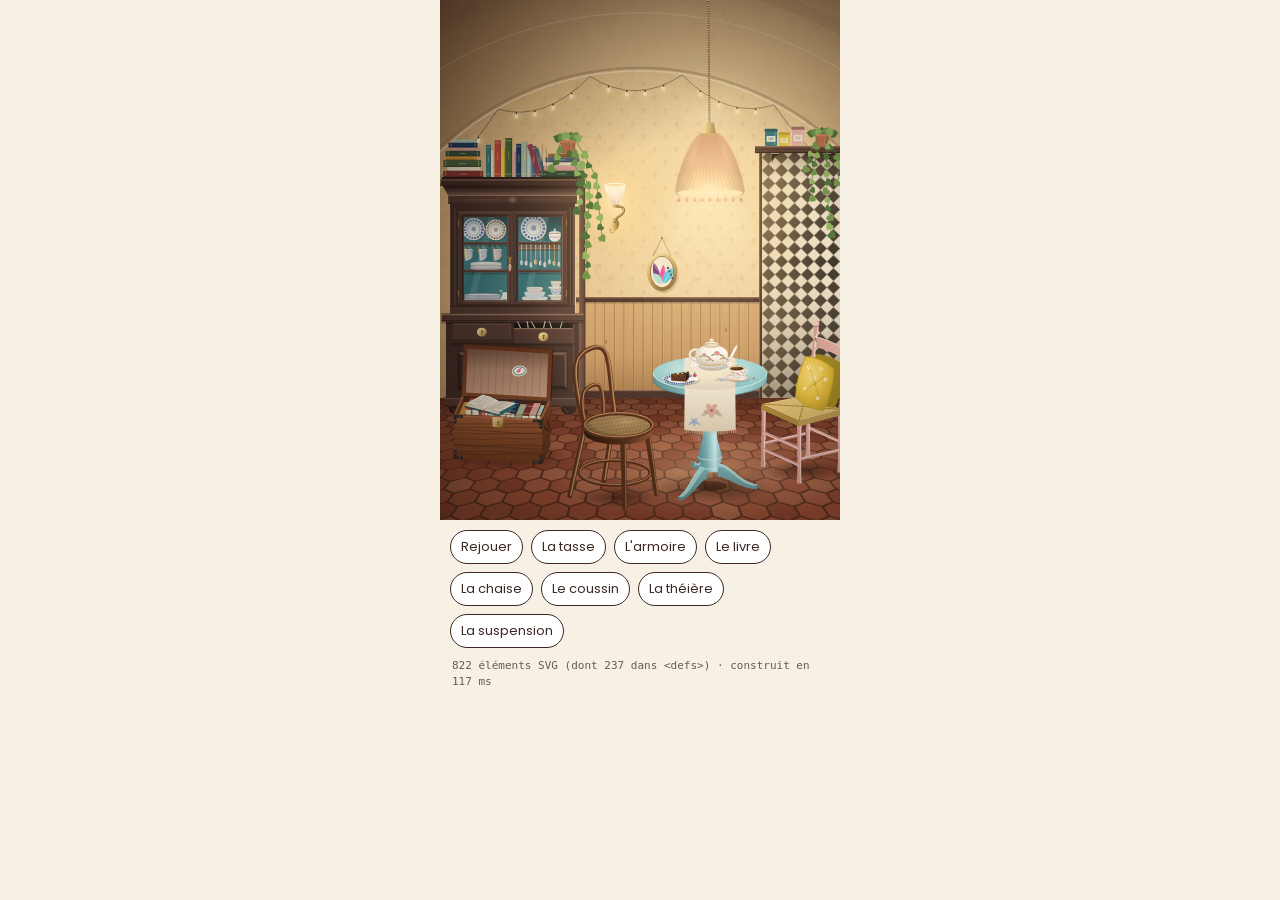
<file: lab/salon.html>
<!doctype html>
<html lang="fr">
<head>
<meta charset="utf-8">
<meta name="viewport" content="width=device-width, initial-scale=1, viewport-fit=cover">
<title>Labo · le salon</title>
<link rel="stylesheet" href="../css/fonts.css">
<style>
  html, body { margin: 0; background: #F7F0E4; font-family: Poppins, system-ui, sans-serif; color: #3B2723; }
  .wrap { max-width: 400px; margin: 0 auto; }
  /* le même cadre que .scene-salon de l'appli (fondu en bas avec ?fondu) */
  #salon { position: relative; width: 100%; max-width: 400px; aspect-ratio: 400 / 520; max-height: 520px; overflow: hidden; background: #E9DFCC; }
  #salon > svg { width: 100%; height: 100%; display: block; }
  .fondu #salon::after { content: ''; position: absolute; inset: auto 0 0 0; height: 36px; background: linear-gradient(transparent, #F7F0E4); pointer-events: none; }
  .large .wrap { max-width: 600px; }
  .large #salon { max-width: 600px; max-height: 640px; }
  .ctl { padding: 10px; font-size: 13px; display: flex; gap: 8px; flex-wrap: wrap; }
  button { font: inherit; padding: 6px 10px; border-radius: 99px; border: 1px solid #3B2723; background: #fff; color: inherit; cursor: pointer; }
  #info { font: 11px/1.45 ui-monospace, Menlo, monospace; padding: 0 12px 12px; opacity: .75; white-space: pre-wrap; }
</style>
</head>
<body>
<div class="wrap">
  <div id="salon"></div>
  <div class="ctl">
    <button id="b-play">Rejouer</button>
    <button data-t="tasse">La tasse</button>
    <button data-t="armoire">L'armoire</button>
    <button data-t="livre">Le livre</button>
    <button data-t="chaise">La chaise</button>
    <button data-t="chaise2">Le coussin</button>
    <button data-t="theiere">La théière</button>
    <button data-t="lampe">La suspension</button>
  </div>
  <div id="info"></div>
</div>
<script src="../js/ac-core.js"></script>
<script src="../js/ac-salon.js"></script>
<script>
  /* ?fige : état final sans animation · ?t=1200 : la composition figée à 1,2 s ·
     ?fondu : le fondu du bas de l'appli · ?large : l'hôte le plus large de l'appli (600 × 640) ·
     ?vb=x,y,l,h : zoom sur une région (contrôle des détails) ·
     ?touch=armoire&tt=700 : une interaction figée · ?page=1.4 : la page qui tourne, figée ·
     ?idle=3000 : laisser vivre la scène avant de signaler LAB_DONE */
  (async () => {
    const q = new URLSearchParams(location.search);
    if (q.has('fondu')) document.documentElement.classList.add('fondu');
    if (q.has('large')) document.documentElement.classList.add('large');
    const t0 = performance.now();
    const s = await AC.Salon.create(document.getElementById('salon'), {});
    const tBuild = performance.now() - t0;
    window.SALON = s;
    if (q.has('vb')) s.svg.setAttribute('viewBox', q.get('vb').split(',').join(' ')); // zoom de contrôle
    const info = document.getElementById('info');
    const n = s.svg.querySelectorAll('*').length;
    const nDefs = s.svg.querySelector('defs').querySelectorAll('*').length;
    info.textContent = `${n} éléments SVG (dont ${nDefs} dans <defs>) · construit en ${tBuild.toFixed(0)} ms`;
    if (q.has('touch')) {
      // une interaction figée à l'instant ?tt (ms)
      s.idle(true);
      s.touch(q.get('touch'));
      await new Promise((r) => requestAnimationFrame(() => requestAnimationFrame(r)));
      const t = +(q.get('tt') || 500);
      document.getAnimations().forEach((a) => { a.pause(); a.currentTime = t; });
      window.LAB_DONE = true;
    } else if (q.has('page')) {
      // la page du livre à mi-course (angle en radians)
      s.idle(true);
      const tr = s.parts.trunk;
      tr.page.setAttribute('display', 'inline');
      tr.page.setAttribute('d', tr.pageAt(+q.get('page')));
      window.LAB_DONE = true;
    } else if (q.has('fige')) { s.idle && s.idle(true); window.LAB_DONE = true; }
    else if (q.has('t')) {
      const p = s.play();
      await new Promise((r) => requestAnimationFrame(() => requestAnimationFrame(r)));
      const t = +q.get('t');
      document.getAnimations().forEach((a) => { a.pause(); a.currentTime = t; });
      window.LAB_DONE = true;
      void p;
    } else {
      await s.play();
      s.idle();
      if (q.has('idle')) await new Promise((r) => setTimeout(r, +q.get('idle'))); // laisser vivre avant la capture
      window.LAB_DONE = true;
    }
    document.getElementById('b-play').onclick = () => s.play();
    document.querySelectorAll('[data-t]').forEach((b) => { b.onclick = () => s.touch && s.touch(b.dataset.t); });
  })();
</script>
</body>
</html>
</file>
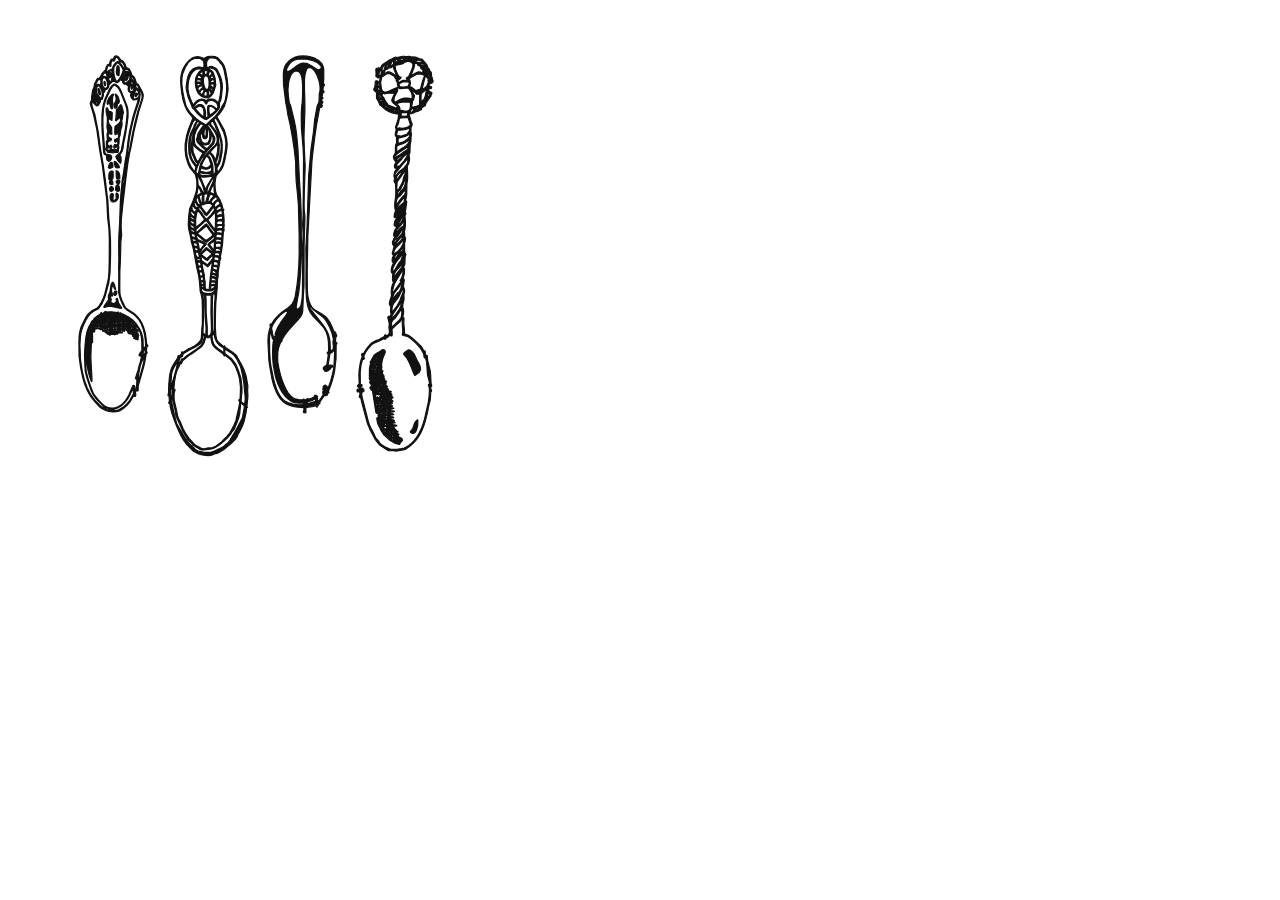
<file: tools/render/icone.html>
<!doctype html>
<html lang="fr"><head><meta charset="utf-8">
<style> html, body { margin: 0; background: transparent; } #ic { width: 512px; height: 512px; display: block; } </style></head>
<body><svg id="ic" xmlns="http://www.w3.org/2000/svg" viewBox="0 0 512 512"></svg>
<script src="../../js/ac-core.js"></script><script src="../../js/ac-brand.js"></script>
<script>
// L'icône d'appli : quatre de leurs cuillères anciennes (celles du râtelier, AC.BRAND.cuilleres), côte à côte,
// accrochées à la même hauteur, au trait noir sur fond blanc.
// ?k=0.74 : version « maskable » (tout dans le cercle de sécurité d'Android) ; ?trait= : épaissit le trait ;
// ?plein=1 : leurs silhouettes pleines (le petit favicon de l'onglet : le trait fin y disparaît).
(() => {
  const q = new URLSearchParams(location.search);
  const k = +(q.get('k') || 1), trait = +(q.get('trait') || 1.2), plein = q.get('plein') === '1';
  const CHOIX = [2, 3, 6, 7]; // la ciselée ajourée, la nouée, la toute simple, la torsadée à rosace
  const HAUT = 0.78, ECART = 20; // la plus longue : 78 % de l'icône ; l'espace entre deux cuillères
  const svg = document.getElementById('ic');
  AC.svg('rect', { width: 512, height: 512, fill: '#FFFFFF' }, svg);
  const R = AC.BRAND.cuilleres, S = CHOIX.map((i) => R[i]);
  const H = Math.max(...S.map((c) => c.bbox[3] - c.hook[1]));
  const e = (512 * HAUT) / H; // unités de l'icône par unité du râtelier
  const larg = S.map((c) => (c.bbox[2] - c.bbox[0]) * e);
  const total = larg.reduce((a, b) => a + b, 0) + (S.length - 1) * ECART;
  const g = AC.svg('g', { transform: `translate(256 256) scale(${k}) translate(-256 -256)` }, svg);
  const haut = 256 - (H * e) / 2; // les crochets alignés, l'ensemble centré
  let x = 256 - total / 2;
  S.forEach((c, i) => {
    const gi = AC.svg('g', { transform: `translate(${x + (c.hook[0] - c.bbox[0]) * e} ${haut}) scale(${e}) translate(${-c.hook[0]} ${-c.hook[1]})` }, g);
    const t = { stroke: '#111111', 'stroke-width': trait / e, 'stroke-linejoin': 'round' };
    if (plein) AC.svg('path', { d: c.fill, fill: '#111111', ...t }, gi);
    else {
      AC.svg('path', { d: c.fill, fill: '#FFFFFF' }, gi);
      AC.svg('path', { d: c.lines, fill: '#111111', ...t }, gi);
    }
    x += larg[i] + ECART;
  });
  document.body.dataset.pret = '1';
})();
</script></body></html>
</file>
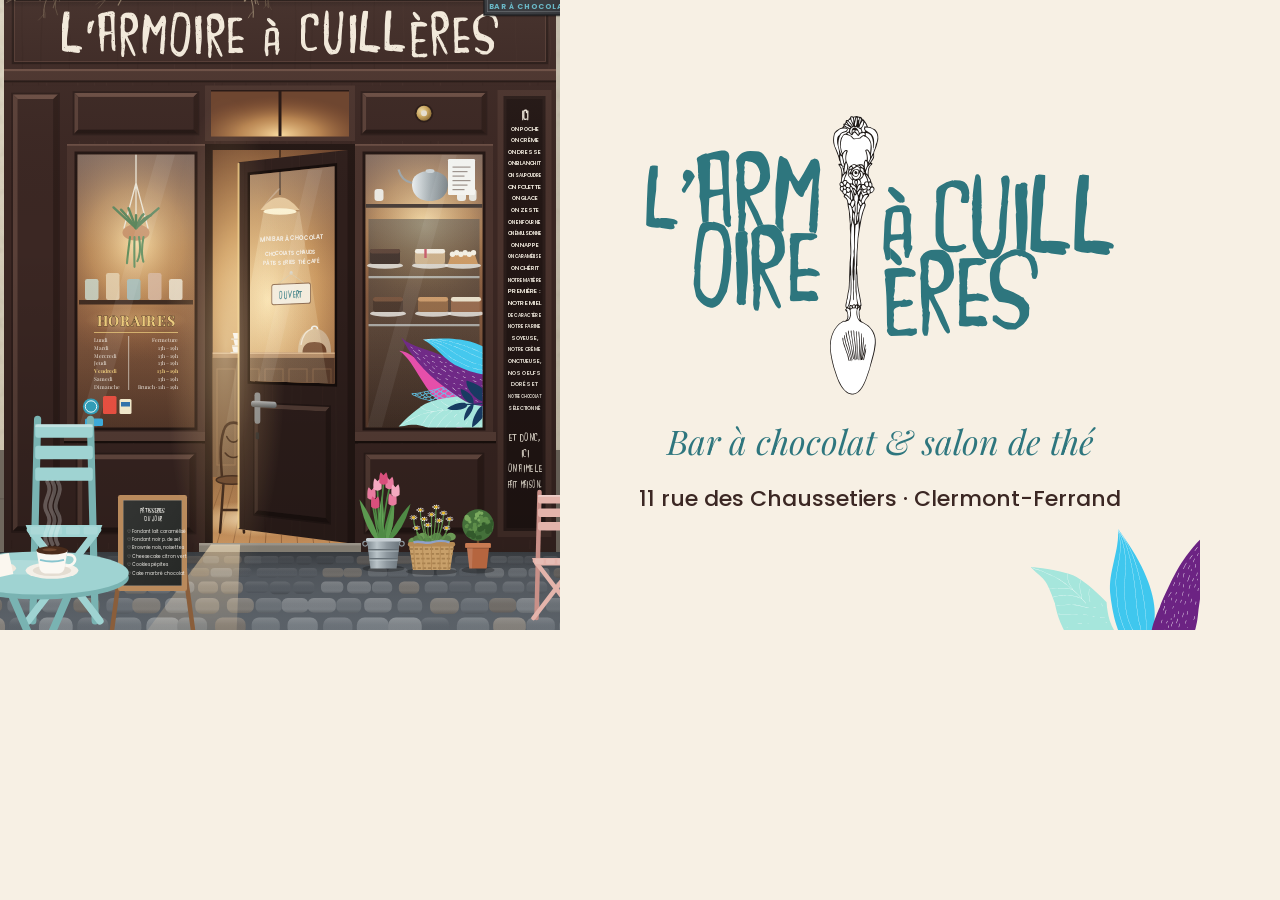
<file: tools/render/og.html>
<!doctype html>
<html lang="fr"><head><meta charset="utf-8">
<link rel="stylesheet" href="../../css/fonts.css">
<style>
  html, body { margin: 0; width: 1200px; height: 630px; overflow: hidden; background: #F7F0E4; }
  #og { position: relative; width: 1200px; height: 630px; display: flex; }
  #gauche { width: 560px; height: 630px; overflow: hidden; position: relative; }
  #gauche svg { position: absolute; left: -20px; top: -150px; width: 600px; height: 840px; }
  #droite { flex: 1; display: flex; flex-direction: column; align-items: center; justify-content: center; gap: 18px; position: relative; }
  #logo { width: 470px; color: #2E767E; }
  #logo svg { width: 100%; height: auto; overflow: visible; }
  p { margin: 0; text-align: center; color: #3B2723; }
  .l1 { font-family: 'Playfair Display', serif; font-style: italic; font-size: 34px; color: #2E767E; }
  .l2 { font-family: Poppins, sans-serif; font-size: 22px; font-weight: 500; }
  #feuilles { position: absolute; right: -40px; bottom: -40px; width: 230px; height: 180px; }
</style></head>
<body><div id="og"><div id="gauche"></div><div id="droite"><div id="logo"></div><p class="l1">Bar à chocolat &amp; salon de thé</p><p class="l2">11 rue des Chaussetiers · Clermont-Ferrand</p><div id="feuilles"></div></div></div>
<script src="../../js/ac-core.js"></script><script src="../../js/ac-data.js"></script><script src="../../js/ac-brand.js"></script>
<script src="../../js/ac-nous.js"></script><script src="../../js/ac-splash.js"></script><script src="../../js/ac-facade.js"></script>
<script>
(async () => {
  await document.fonts.ready;
  const f = await AC.Facade.create(document.getElementById('gauche'), {});
  f.setStatus({ ouvert: true }); f.setNight(false); f.idle(true);
  const { svg } = AC.logoSVG({ couleur: '#2E767E' });
  document.getElementById('logo').appendChild(svg);
  AC.bouquet(document.getElementById('feuilles'), [['aqua', 120, 200, 150, -40], ['turquoise', 150, 200, 160, -10], ['prune', 180, 200, 170, 18], ['fuchsia', 200, 200, 140, 40], ['marine', 225, 200, 100, 64]], { w: 260, h: 200, sway: false });
  document.body.dataset.pret = '1';
})();
</script></body></html>
</file>
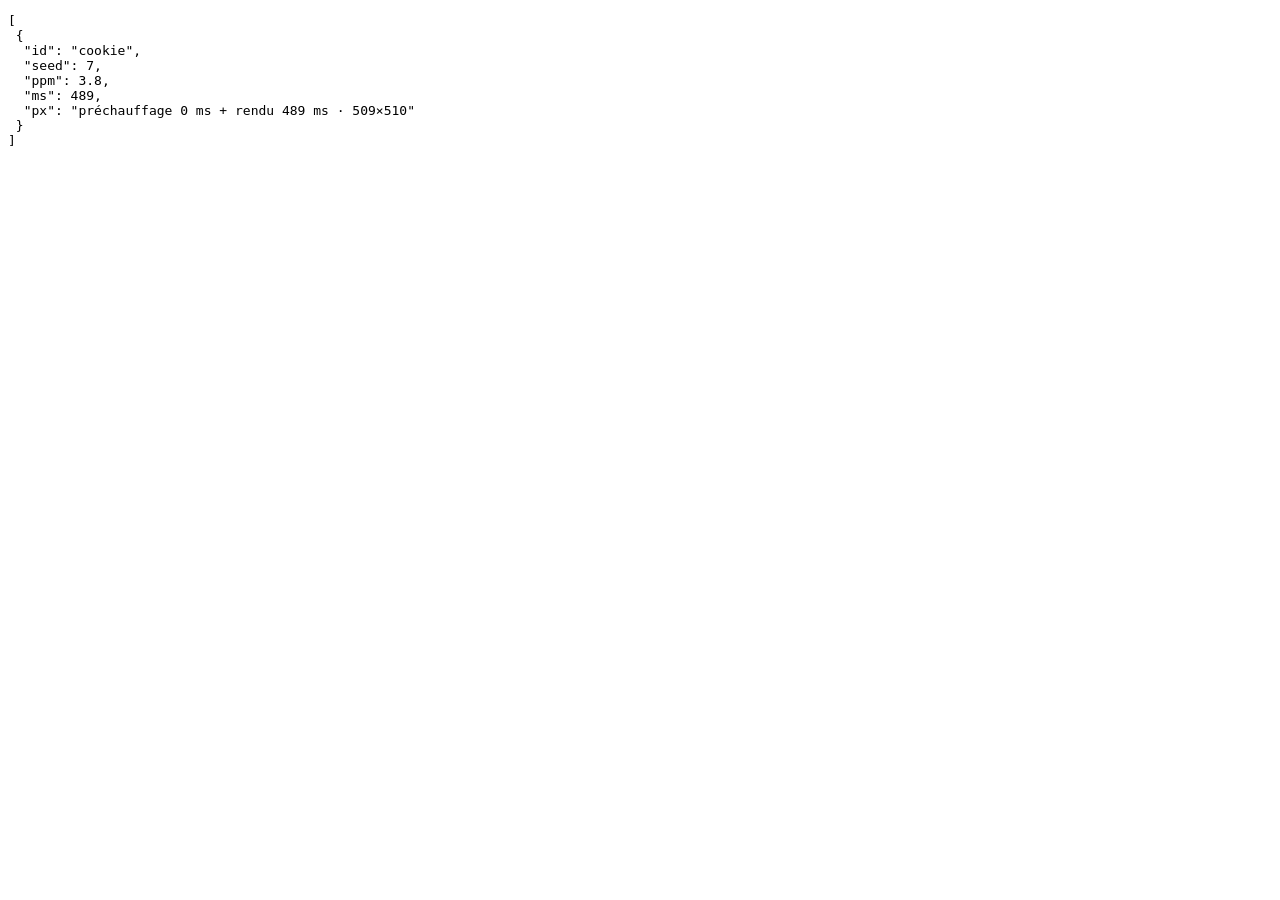
<file: tools/rendu/gateaux-froid.html>
<!doctype html>
<html lang="fr">
<head>
<meta charset="utf-8">
<title>Labo · temps à froid des gâteaux</title>
</head>
<body>
<pre id="out"></pre>
<script src="../../js/ac-core.js"></script>
<script src="../../js/ac-rendu.js"></script>
<script src="../../js/ac-gateaux.js"></script>
<script>
/* Temps de calcul d'UN gâteau dans une page neuve (code encore froid), avec ou sans préchauffage.
   ?id=cookie&ppm=3.8&chauffe=1 — utilisé par gateaux-capture.mjs (window.__mesures). */
(function () {
  const q = new URLSearchParams(location.search);
  const id = q.get('id') || 'cookie', ppm = +(q.get('ppm') || 3.8), chauffe = q.get('chauffe') === '1';
  const t0 = performance.now();
  if (chauffe && AC.Gateaux.prechauffer) AC.Gateaux.prechauffer(id);
  const t1 = performance.now();
  const sp = AC.Gateaux.rendre(id, { seed: 7, angle: -0.35 }, ppm);
  const t2 = performance.now();
  window.__mesures = [{ id, seed: 7, ppm, ms: Math.round(t2 - t0), px: `préchauffage ${Math.round(t1 - t0)} ms + rendu ${Math.round(t2 - t1)} ms · ${sp.canvas.width}×${sp.canvas.height}` }];
  document.getElementById('out').textContent = JSON.stringify(window.__mesures, null, 1);
  window.__pret = Promise.resolve(true);
})();
</script>
</body>
</html>
</file>
<file: css/fonts.css>
/* Polices hébergées sur le site (licences dans assets/fonts/LICENSE-*.txt).
   Généré par tools/fetch-fonts.py : ne pas modifier à la main. */

@font-face {
  font-family: 'Playfair Display';
  font-style: italic;
  font-weight: 400 800;
  font-display: swap;
  src: url('../assets/fonts/playfair-display-italic-400-800-latin-ext.woff2') format('woff2');
  unicode-range: U+0100-02BA, U+02BD-02C5, U+02C7-02CC, U+02CE-02D7, U+02DD-02FF, U+0304, U+0308, U+0329, U+1D00-1DBF, U+1E00-1E9F, U+1EF2-1EFF, U+2020, U+20A0-20AB, U+20AD-20C0, U+2113, U+2C60-2C7F, U+A720-A7FF;
}

@font-face {
  font-family: 'Playfair Display';
  font-style: italic;
  font-weight: 400 800;
  font-display: swap;
  src: url('../assets/fonts/playfair-display-italic-400-800-latin.woff2') format('woff2');
  unicode-range: U+0000-00FF, U+0131, U+0152-0153, U+02BB-02BC, U+02C6, U+02DA, U+02DC, U+0304, U+0308, U+0329, U+2000-206F, U+20AC, U+2122, U+2191, U+2193, U+2212, U+2215, U+FEFF, U+FFFD;
}

@font-face {
  font-family: 'Playfair Display';
  font-style: normal;
  font-weight: 400 800;
  font-display: swap;
  src: url('../assets/fonts/playfair-display-normal-400-800-latin-ext.woff2') format('woff2');
  unicode-range: U+0100-02BA, U+02BD-02C5, U+02C7-02CC, U+02CE-02D7, U+02DD-02FF, U+0304, U+0308, U+0329, U+1D00-1DBF, U+1E00-1E9F, U+1EF2-1EFF, U+2020, U+20A0-20AB, U+20AD-20C0, U+2113, U+2C60-2C7F, U+A720-A7FF;
}

@font-face {
  font-family: 'Playfair Display';
  font-style: normal;
  font-weight: 400 800;
  font-display: swap;
  src: url('../assets/fonts/playfair-display-normal-400-800-latin.woff2') format('woff2');
  unicode-range: U+0000-00FF, U+0131, U+0152-0153, U+02BB-02BC, U+02C6, U+02DA, U+02DC, U+0304, U+0308, U+0329, U+2000-206F, U+20AC, U+2122, U+2191, U+2193, U+2212, U+2215, U+FEFF, U+FFFD;
}

@font-face {
  font-family: 'Poppins';
  font-style: italic;
  font-weight: 400;
  font-display: swap;
  src: url('../assets/fonts/poppins-italic-400-latin-ext.woff2') format('woff2');
  unicode-range: U+0100-02BA, U+02BD-02C5, U+02C7-02CC, U+02CE-02D7, U+02DD-02FF, U+0304, U+0308, U+0329, U+1D00-1DBF, U+1E00-1E9F, U+1EF2-1EFF, U+2020, U+20A0-20AB, U+20AD-20C0, U+2113, U+2C60-2C7F, U+A720-A7FF;
}

@font-face {
  font-family: 'Poppins';
  font-style: italic;
  font-weight: 400;
  font-display: swap;
  src: url('../assets/fonts/poppins-italic-400-latin.woff2') format('woff2');
  unicode-range: U+0000-00FF, U+0131, U+0152-0153, U+02BB-02BC, U+02C6, U+02DA, U+02DC, U+0304, U+0308, U+0329, U+2000-206F, U+20AC, U+2122, U+2191, U+2193, U+2212, U+2215, U+FEFF, U+FFFD;
}

@font-face {
  font-family: 'Poppins';
  font-style: normal;
  font-weight: 400;
  font-display: swap;
  src: url('../assets/fonts/poppins-normal-400-latin-ext.woff2') format('woff2');
  unicode-range: U+0100-02BA, U+02BD-02C5, U+02C7-02CC, U+02CE-02D7, U+02DD-02FF, U+0304, U+0308, U+0329, U+1D00-1DBF, U+1E00-1E9F, U+1EF2-1EFF, U+2020, U+20A0-20AB, U+20AD-20C0, U+2113, U+2C60-2C7F, U+A720-A7FF;
}

@font-face {
  font-family: 'Poppins';
  font-style: normal;
  font-weight: 400;
  font-display: swap;
  src: url('../assets/fonts/poppins-normal-400-latin.woff2') format('woff2');
  unicode-range: U+0000-00FF, U+0131, U+0152-0153, U+02BB-02BC, U+02C6, U+02DA, U+02DC, U+0304, U+0308, U+0329, U+2000-206F, U+20AC, U+2122, U+2191, U+2193, U+2212, U+2215, U+FEFF, U+FFFD;
}

@font-face {
  font-family: 'Poppins';
  font-style: normal;
  font-weight: 500;
  font-display: swap;
  src: url('../assets/fonts/poppins-normal-500-latin-ext.woff2') format('woff2');
  unicode-range: U+0100-02BA, U+02BD-02C5, U+02C7-02CC, U+02CE-02D7, U+02DD-02FF, U+0304, U+0308, U+0329, U+1D00-1DBF, U+1E00-1E9F, U+1EF2-1EFF, U+2020, U+20A0-20AB, U+20AD-20C0, U+2113, U+2C60-2C7F, U+A720-A7FF;
}

@font-face {
  font-family: 'Poppins';
  font-style: normal;
  font-weight: 500;
  font-display: swap;
  src: url('../assets/fonts/poppins-normal-500-latin.woff2') format('woff2');
  unicode-range: U+0000-00FF, U+0131, U+0152-0153, U+02BB-02BC, U+02C6, U+02DA, U+02DC, U+0304, U+0308, U+0329, U+2000-206F, U+20AC, U+2122, U+2191, U+2193, U+2212, U+2215, U+FEFF, U+FFFD;
}

@font-face {
  font-family: 'Poppins';
  font-style: normal;
  font-weight: 600;
  font-display: swap;
  src: url('../assets/fonts/poppins-normal-600-latin-ext.woff2') format('woff2');
  unicode-range: U+0100-02BA, U+02BD-02C5, U+02C7-02CC, U+02CE-02D7, U+02DD-02FF, U+0304, U+0308, U+0329, U+1D00-1DBF, U+1E00-1E9F, U+1EF2-1EFF, U+2020, U+20A0-20AB, U+20AD-20C0, U+2113, U+2C60-2C7F, U+A720-A7FF;
}

@font-face {
  font-family: 'Poppins';
  font-style: normal;
  font-weight: 600;
  font-display: swap;
  src: url('../assets/fonts/poppins-normal-600-latin.woff2') format('woff2');
  unicode-range: U+0000-00FF, U+0131, U+0152-0153, U+02BB-02BC, U+02C6, U+02DA, U+02DC, U+0304, U+0308, U+0329, U+2000-206F, U+20AC, U+2122, U+2191, U+2193, U+2212, U+2215, U+FEFF, U+FFFD;
}

@font-face {
  font-family: 'Poppins';
  font-style: normal;
  font-weight: 700;
  font-display: swap;
  src: url('../assets/fonts/poppins-normal-700-latin-ext.woff2') format('woff2');
  unicode-range: U+0100-02BA, U+02BD-02C5, U+02C7-02CC, U+02CE-02D7, U+02DD-02FF, U+0304, U+0308, U+0329, U+1D00-1DBF, U+1E00-1E9F, U+1EF2-1EFF, U+2020, U+20A0-20AB, U+20AD-20C0, U+2113, U+2C60-2C7F, U+A720-A7FF;
}

@font-face {
  font-family: 'Poppins';
  font-style: normal;
  font-weight: 700;
  font-display: swap;
  src: url('../assets/fonts/poppins-normal-700-latin.woff2') format('woff2');
  unicode-range: U+0000-00FF, U+0131, U+0152-0153, U+02BB-02BC, U+02C6, U+02DA, U+02DC, U+0304, U+0308, U+0329, U+2000-206F, U+20AC, U+2122, U+2191, U+2193, U+2212, U+2215, U+FEFF, U+FFFD;
}

@font-face {
  font-family: 'Poppins';
  font-style: normal;
  font-weight: 800;
  font-display: swap;
  src: url('../assets/fonts/poppins-normal-800-latin-ext.woff2') format('woff2');
  unicode-range: U+0100-02BA, U+02BD-02C5, U+02C7-02CC, U+02CE-02D7, U+02DD-02FF, U+0304, U+0308, U+0329, U+1D00-1DBF, U+1E00-1E9F, U+1EF2-1EFF, U+2020, U+20A0-20AB, U+20AD-20C0, U+2113, U+2C60-2C7F, U+A720-A7FF;
}

@font-face {
  font-family: 'Poppins';
  font-style: normal;
  font-weight: 800;
  font-display: swap;
  src: url('../assets/fonts/poppins-normal-800-latin.woff2') format('woff2');
  unicode-range: U+0000-00FF, U+0131, U+0152-0153, U+02BB-02BC, U+02C6, U+02DA, U+02DC, U+0304, U+0308, U+0329, U+2000-206F, U+20AC, U+2122, U+2191, U+2193, U+2212, U+2215, U+FEFF, U+FFFD;
}
/* La police du logo, reconstruite depuis leurs affiches (tools/font/) */
@font-face {
  font-family: 'Armoire Lettres';
  font-style: normal;
  font-weight: 400;
  font-display: block;
  src: url('../assets/fonts/armoire-lettres.woff2') format('woff2');
}
</file>
<file: css/armoire.css>
/* ==========================================================================
   L'Armoire à Cuillères — l'identité
   Un salon de thé d'antan dans une toute petite boutique : papier crème, bois chocolat
   de la devanture, teal de leur carte, menthe de leurs tables, vaisselle ancienne, et
   les feuilles colorées de 2013 (turquoise, prune, fuchsia, marine, aqua) en touches vives.
   Titres : Armoire Lettres (la police de leur logo, reconstruite) ; élégance : Playfair Display
   (le vinyle « HORAIRES » de la vitrine) ; texte : Poppins (leur carte 2026).
   ========================================================================== */
:root {
  --choco: #3B2723;
  --choco-2: #2A1B18;
  --choco-3: #5A4038;
  --choco-4: #6B4E44;
  --papier: #F7F0E4;
  --papier-2: #EFE5D3;
  --porcelaine: #FCF9F3;
  --encre: #2E211D;
  --encre-2: #6A5850;
  --encre-3: #9A887E;
  --teal: #2E767E;
  --teal-2: #245E65;
  --teal-logo: #6AB8C6;
  --menthe: #A1D4D5;
  --menthe-2: #D2EDEB;
  --aqua: #A6E6DC;
  --turquoise: #3FC7EE;
  --prune: #6C2383;
  --fuchsia: #E64AA8;
  --marine: #13365E;
  --moutarde: #E2C441;
  --vieux-rose: #E4B4AB;
  --sauge: #B7CEBA;
  --or: #C9A45C;
  --ardoise: #262826;
  --lettres: 'Armoire Lettres', 'Poppins', sans-serif; /* capitale à 0,70 em ; jamais de text-transform (le « à » des affiches deviendrait « À ») */
  --serif: 'Playfair Display', Georgia, 'Times New Roman', serif;
  --sans: 'Poppins', system-ui, -apple-system, 'Segoe UI', sans-serif;
  --safe-t: env(safe-area-inset-top, 0px);
  --safe-b: env(safe-area-inset-bottom, 0px);
  --tab-h: 70px; /* dont 6 px d'air au-dessus des icônes */
  --r: 16px;
  --ombre: 0 1px 2px rgba(59, 39, 35, .08), 0 8px 24px -10px rgba(59, 39, 35, .28);
  /* le bois chocolat de la barre des onglets (et du bandeau de Nous) */
  --bois-choco:
    linear-gradient(180deg, rgba(255, 233, 208, .08), rgba(0, 0, 0, .12)),
    repeating-linear-gradient(90deg, rgba(255, 255, 255, .018) 0 2px, rgba(0, 0, 0, .03) 2px 5px, rgba(255, 255, 255, 0) 5px 11px),
    #3B2723;
  --grain: url("data:image/svg+xml,%3Csvg xmlns='http://www.w3.org/2000/svg' width='180' height='180'%3E%3Cfilter id='n'%3E%3CfeTurbulence type='fractalNoise' baseFrequency='.85' numOctaves='3' stitchTiles='stitch'/%3E%3CfeColorMatrix values='0 0 0 0 .35 0 0 0 0 .25 0 0 0 0 .18 0 0 0 .09 0'/%3E%3C/filter%3E%3Crect width='180' height='180' filter='url(%23n)'/%3E%3C/svg%3E");
}

*, *::before, *::after { box-sizing: border-box; }
html, body { margin: 0; height: 100%; }
html { -webkit-text-size-adjust: 100%; }
body {
  font-synthesis: none;
  font-family: var(--sans);
  font-size: 15px;
  line-height: 1.55;
  color: var(--encre);
  background: var(--papier) var(--grain);
  overflow: hidden;
  -webkit-font-smoothing: antialiased;
  -webkit-tap-highlight-color: transparent;
  overscroll-behavior: none;
}
img, svg, canvas { display: block; max-width: 100%; }
a { color: var(--teal); }
button { font: inherit; color: inherit; }
:focus-visible { outline: 2px solid var(--teal); outline-offset: 2px; border-radius: 6px; }
/* au doigt ou à la souris, pas d'anneau (Chrome en dessine un, orange, autour des éléments SVG touchés) ; au clavier, si */
:focus:not(:focus-visible) { outline: none; }
.sprite { position: absolute; width: 0; height: 0; overflow: hidden; }
.skip { position: absolute; left: -999px; top: 8px; z-index: 100; background: var(--choco); color: var(--papier); padding: 8px 14px; border-radius: 99px; }
.skip:focus { left: 8px; }
.visuellement-cache { position: absolute !important; width: 1px; height: 1px; overflow: hidden; clip: rect(0 0 0 0); white-space: nowrap; }
.insecable { white-space: nowrap; }

/* ---------- boutons ---------- */
.btn {
  display: inline-flex; align-items: center; justify-content: center; gap: 8px;
  min-height: 46px; padding: 10px 20px; border-radius: 99px;
  font-weight: 600; font-size: 14.5px; text-decoration: none; cursor: pointer;
  border: 1.5px solid transparent; transition: transform .15s ease, background .2s ease, box-shadow .2s ease;
}
.btn svg { width: 19px; height: 19px; fill: none; stroke: currentColor; stroke-width: 1.8; stroke-linecap: round; stroke-linejoin: round; }
.btn:active { transform: scale(.97); }
.btn-choco { background: var(--choco); color: var(--papier); box-shadow: inset 0 1px 0 rgba(255, 255, 255, .12), 0 6px 16px -8px rgba(42, 27, 24, .8); }
.btn-choco:hover { background: #4A322C; }
.btn-ligne { background: transparent; color: var(--choco); border-color: var(--choco); }
.btn-ligne:hover { background: rgba(59, 39, 35, .06); }
.btn-teal { background: var(--teal); color: #fff; }
.btn-large { width: 100%; }

/* les calques (js/ac-core.js, AC.monde) : ce qui bouge dans un dessin, chacun sur sa couche du compositeur, à sa place.
   Le plan suit le cadrage du dessin (1 unité = 1 px) ; les touchers le traversent (sauf ce qui les reçoit). */
.ac-monde { position: absolute; left: 0; top: 0; width: 0; height: 0; transform-origin: 0 0; pointer-events: none; }
.ac-calque, .ac-dedans { position: absolute; overflow: visible; max-width: none; pointer-events: none; }
.ac-dedans { left: 0; top: 0; }
/* le mot « HORAIRES » allumé : une fenêtre de la forme du reflet, aux bords fondus, qui passe avec lui */
/* la vitre de la porte (sur son calque 3D) : sa bande de reflet ne déborde pas du verre */
.fa-vitre-porte { overflow: hidden; }
.fa-fenetre { overflow: hidden; -webkit-mask-image: linear-gradient(90deg, transparent, #000 35%, #000 65%, transparent); mask-image: linear-gradient(90deg, transparent, #000 35%, #000 65%, transparent); }

/* ======================================================================
   Vues (onglets)
   ====================================================================== */
/* pas de barre du haut : la devanture tient le haut de l'écran (horaires sur la vitrine, Ouvert/Fermé sur la porte) */
main { position: fixed; inset: var(--safe-t) 0 calc(var(--tab-h) + var(--safe-b)) 0; overflow: hidden; overflow: clip; }
.view { position: absolute; inset: 0; display: none; opacity: 0; transform: translateX(28px); transition: opacity .32s ease, transform .38s cubic-bezier(.2, .8, .2, 1); }
.view.vue { display: block; }
.view.is-left { transform: translateX(-28px); }
.view.is-active { opacity: 1; transform: none; z-index: 1; }
.view.dort { content-visibility: hidden; }
.view-scroll { height: 100%; overflow-y: auto; overflow-x: hidden; -webkit-overflow-scrolling: touch; overscroll-behavior: contain; scroll-padding-top: 58px; scrollbar-width: none; }
/* pas de barre de défilement visible (on défile au doigt, à la molette, au pavé tactile) */
.view-scroll::-webkit-scrollbar, .sheet-panel::-webkit-scrollbar { display: none; }
.contenu { max-width: 600px; margin: 0 auto; padding: 22px 18px 40px; }

/* titres de vue */
.v-tete { text-align: center; margin: 4px 0 22px; position: relative; }
.v-titre { font-family: var(--lettres); font-weight: 400; font-size: clamp(46px, 13.5vw, 62px); line-height: 1; margin: 0; color: var(--choco); letter-spacing: .01em; }
.v-sous { font-family: var(--serif); font-style: italic; font-size: 16.5px; color: var(--encre-2); margin: 8px auto 0; max-width: 30ch; }
.v-sous strong { font-style: normal; font-family: var(--sans); font-weight: 600; font-size: 14.5px; color: var(--teal); }

/* ======================================================================
   Barre d'onglets : une traverse de bois chocolat, comme la devanture
   ====================================================================== */
.tabbar {
  position: fixed; inset: auto 0 0 0; z-index: 30;
  height: calc(var(--tab-h) + var(--safe-b)); padding: 6px 6px var(--safe-b);
  display: flex; justify-content: space-around; align-items: stretch;
  background: var(--bois-choco);
  border-radius: 20px 20px 0 0;
  /* une moulure : un filet clair, un filet sombre ; et l'ombre douce de la barre sur la page */
  box-shadow: inset 0 1.5px 0 #7A5A4E, inset 0 3px 0 rgba(0, 0, 0, .32), inset 0 4px 0 rgba(255, 233, 208, .06), 0 -2px 0 rgba(59, 39, 35, .12), 0 -10px 22px -10px rgba(42, 27, 24, .5);
}
.tab {
  flex: 1; display: flex; flex-direction: column; align-items: center; justify-content: center; gap: 2px;
  text-decoration: none; color: #E9DCC9; font-size: 11px; font-weight: 500; letter-spacing: .01em; position: relative;
}
.tab svg { width: 30px; height: 30px; fill: none; stroke: currentColor; stroke-width: 1.35; stroke-linecap: round; stroke-linejoin: round; transition: transform .25s cubic-bezier(.3, 1.6, .5, 1); }
.tab span { opacity: .85; }
.tab::before {
  content: ''; position: absolute; top: 7px; left: 50%; width: 52px; height: 34px; margin-left: -26px; border-radius: 99px;
  background: var(--menthe); opacity: 0; transform: scale(.6); transition: opacity .2s ease, transform .25s cubic-bezier(.3, 1.6, .5, 1); z-index: -1;
}
.tab { z-index: 0; }
.tab.is-active { color: var(--papier); }
/* (l'onglet ouvert de la barre : [aria-current], pas .is-active — une règle « .is-active svg » ferait recalculer tous les
   svg d'un onglet de l'appli quand il s'ouvre ou se ferme, et ses calques en comptent des centaines) */
.tab[aria-current] svg { color: var(--choco); transform: translateY(-1px); }
.tab.is-active::before { opacity: 1; transform: scale(1); }
.tab[aria-current] span { opacity: 1; font-weight: 600; }

/* ======================================================================
   Accueil
   ====================================================================== */
/* le bas de la devanture se fond dans le papier de la page (un masque : le grain du papier reste le même) ;
   --fondu est animable (il tombe à 0 quand on s'approche de la vitrine) */
@property --fondu { syntax: '<length>'; inherits: false; initial-value: 100px; }
/* à l'ouverture, on voit toujours toute la devanture ET le logo avec sa phrase : la scène laisse la place du logo
   (qui mord un peu sur le bas estompé des pavés) ; la devanture tient toujours toute sa hauteur (ac-facade.js) */
#accueil { --logo-l: min(66vw, 280px); --logo-h: calc(var(--logo-l) * .597); }
.scene {
  position: relative; width: 100%; overflow: hidden; background: #DDD6C4;
  height: clamp(380px, calc(100dvh - var(--tab-h) - var(--safe-t) - var(--safe-b) - var(--logo-h) - 26px), min(142vw, 760px));
  --fondu: 100px;
  -webkit-mask-image: linear-gradient(to bottom, #000 calc(100% - var(--fondu)), rgba(0, 0, 0, .74) calc(100% - var(--fondu) * .56), rgba(0, 0, 0, .3) calc(100% - var(--fondu) * .24), transparent 100%);
  mask-image: linear-gradient(to bottom, #000 calc(100% - var(--fondu)), rgba(0, 0, 0, .74) calc(100% - var(--fondu) * .56), rgba(0, 0, 0, .3) calc(100% - var(--fondu) * .24), transparent 100%);
  transition: --fondu .5s ease;
}
.scene.zoom { --fondu: 0px; }
/* puis les pavés se dissolvent en un motif très léger, qui mène au logo */
.pave-fondu {
  position: relative; z-index: 0; height: 170px; margin: -64px 0 -106px; pointer-events: none;
  background: url("data:image/svg+xml,%3Csvg xmlns='http://www.w3.org/2000/svg' width='76' height='46'%3E%3Cg fill='%233B2723' fill-opacity='.075'%3E%3Crect x='2' y='3' width='34' height='18' rx='8'/%3E%3Crect x='40' y='3' width='33' height='18' rx='8'/%3E%3Crect x='-17' y='26' width='34' height='17' rx='8'/%3E%3Crect x='21' y='26' width='34' height='17' rx='8'/%3E%3Crect x='59' y='26' width='34' height='17' rx='8'/%3E%3C/g%3E%3C/svg%3E") center top / 76px 46px repeat;
  -webkit-mask-image: linear-gradient(to bottom, transparent, #000 36%, rgba(0, 0, 0, .5) 62%, transparent);
  mask-image: linear-gradient(to bottom, transparent, #000 36%, rgba(0, 0, 0, .5) 62%, transparent);
}
#accueil .contenu { position: relative; z-index: 1; }
/* au-dessus de la devanture (js/ac-ville.js) : la scène (le ciel, la rue vue du dessus, le plan), figée en haut de
   l'écran, derrière l'immeuble qui remonte devant elle ; les hauteurs sont posées par le script (0 sans lui) */
.ville { position: relative; }
.ville-scene {
  position: sticky; top: 0; z-index: 0; height: 0; overflow: hidden; content-visibility: auto;
  perspective: 700px; perspective-origin: 50% 30%;
  background: linear-gradient(to top, #D4EAF2 0%, #9FCDE6 38%, #6BAAD8 100%);
}
.ville-scene.nuit { background: linear-gradient(to top, #2A365E 0%, #121C3C 45%, #070B1C 100%); }
/* le ciel : le jour, le soleil (ses rayons tournent) et des nuages qui passent ; le soir, la lune, les étoiles qui
   scintillent, des nuages éclairés par-dessus, une étoile filante de temps en temps (js/ac-ville.js) */
.vs-ciel, .vc-jour, .vc-nuit { position: absolute; inset: 0; pointer-events: none; }
.vs-ciel svg { position: absolute; display: block; max-width: none; }
.vc-soleil, .vc-rayons { right: 4%; top: 3%; width: 150px; height: 150px; }
.vc-lune { right: 5%; top: 2%; width: 150px; height: 150px; }
.vc-nuage { width: 150px; height: 64px; will-change: transform; }
.vc-nuage.n1 { left: 3%; top: 15%; }
.vc-nuage.n2 { left: 50%; top: 27%; width: 120px; height: 51px; }
.vc-nuage.n3 { left: 16%; top: 36%; width: 96px; height: 41px; }
.vc-nuage.n4 { left: 30%; top: 4%; width: 110px; height: 47px; }
.vc-nuage.nn1 { left: 6%; top: 21%; }
.vc-nuage.nn2 { left: 54%; top: 31%; width: 130px; height: 55px; }
.vc-etoiles { left: 0; top: 0; width: 100%; height: 72%; }
.vc-filante {
  position: absolute; width: 120px; height: 2px; border-radius: 2px; opacity: 0; transform-origin: 0 50%;
  background: linear-gradient(to right, #FFFDF4, rgba(255, 253, 244, 0)); box-shadow: 0 0 6px 1px rgba(255, 250, 225, .45);
}
.ville-course { height: 0; }
.ville-immeuble { position: relative; z-index: 1; height: 0; content-visibility: auto; }
.ville-immeuble .ville-svg { display: block; width: 100%; height: 100%; }
.ville-svg .nuit-seul { display: none; }
.ville-svg.nuit .nuit-seul { display: inline; }
/* le sol : bien plus grand que l'écran (couché dans la bascule, on n'en voit jamais les bords) ; son lointain se fond
   dans le ciel */
.vs-sol {
  position: absolute; left: -100%; right: -100%; top: -150%; bottom: 0; overflow: hidden; transform-origin: 50% 100%; background: #F1E9DA;
  -webkit-mask-image: linear-gradient(to top, #000 55%, transparent 88%); mask-image: linear-gradient(to top, #000 55%, transparent 88%);
}
.vs-toile { position: absolute; left: 0; top: 0; max-width: none; transform-origin: 0 0; will-change: transform, opacity; }
.vs-voile { position: absolute; inset: 0; background: #101a36; opacity: 0; pointer-events: none; }
.vs-lueur { mix-blend-mode: screen; }
.vs-etiquettes { position: absolute; inset: 0; pointer-events: none; }
.vs-lieu {
  position: absolute; left: 0; top: 0; white-space: nowrap; font-size: 11px; font-weight: 600; letter-spacing: .02em; color: #4A3A33;
  text-shadow: 0 0 3px #F4ECDF, 0 0 3px #F4ECDF, 0 0 2px #F4ECDF; will-change: transform, opacity; opacity: 0;
}
.vs-lieu.vs-culte { color: #3B3540; }
.vs-lieu.vs-parc { color: #3F6A36; font-style: italic; }
.vs-lieu.vs-rue { font-family: var(--serif); font-style: italic; font-weight: 400; font-size: 12.5px; color: #3B2723; text-shadow: 0 0 3px #EADFCB, 0 0 3px #EADFCB; }
.vs-epingle { position: absolute; left: 0; top: 0; width: 40px; height: 52px; transform-origin: 20px 52px; will-change: transform, opacity; opacity: 0; pointer-events: none; }
.vs-epingle svg { display: block; width: 40px; height: 52px; filter: drop-shadow(0 3px 3px rgba(42, 27, 24, .35)); }
.vs-epingle-nom {
  position: absolute; left: 50%; bottom: 58px; transform: translateX(-50%); white-space: nowrap; padding: 4px 10px; border-radius: 99px;
  background: var(--choco); color: var(--papier); font-family: var(--lettres); font-size: 15px; line-height: 1.1; opacity: 0; transition: opacity .4s ease;
}
.vs-epingle.nomme .vs-epingle-nom { opacity: 1; }
.vs-info {
  position: absolute; left: 12px; right: 12px; bottom: 14px; padding: 14px 16px 10px; border-radius: 18px; text-align: center;
  background: rgba(247, 240, 228, .96); box-shadow: 0 10px 30px -12px rgba(42, 27, 24, .45); opacity: 0; pointer-events: none;
}
.vs-nom { margin: 0; font-family: var(--lettres); font-size: 24px; line-height: 1; color: var(--choco); }
.vs-adr { margin: 4px 0 10px; font-size: 13px; color: var(--encre-2); }
.vs-actions { display: flex; gap: 8px; justify-content: center; flex-wrap: wrap; }
.vs-actions .btn { min-height: 38px; padding: 0 16px; font-size: 14px; }
.vs-osm { margin: 8px 0 0; font-size: 10.5px; color: var(--encre-2); opacity: .8; }
.facade-host { position: absolute; inset: 0; }
.facade-host .fa-cam { position: absolute; inset: 0; }
.facade-host svg.facade { width: 100%; height: 100%; }
.facade-host .fa-hit, .facade-host .fa-ici, .facade-host .fa-slate, .facade-host .fa-house, .facade-host .fa-plaque, .facade-host .fa-cup { cursor: pointer; }
.facade-host .fa-hit-vitre { cursor: zoom-in; }
.scene-astuce {
  position: absolute; left: 50%; bottom: 104px; z-index: 2; transform: translateX(-50%); margin: 0;
  background: rgba(42, 27, 24, .78); color: var(--papier); font-size: 12.5px; padding: 6px 13px; border-radius: 99px; white-space: nowrap;
  opacity: 0; transition: opacity .6s ease; pointer-events: none;
}
.scene-astuce.on { opacity: 1; }
/* la langue : une petite étiquette discrète en haut à gauche de la devanture, qui déplie Français / English */
.langue { position: absolute; left: 10px; top: 10px; z-index: 4; font-size: 12px; }
.scene.zoom .langue { opacity: 0; pointer-events: none; }
.langue-bouton {
  display: flex; align-items: center; gap: 4px; height: 30px; padding: 0 8px 0 7px; border: 0; border-radius: 99px; cursor: pointer;
  background: rgba(247, 240, 228, .8); color: var(--choco); box-shadow: 0 1px 0 rgba(255, 255, 255, .5) inset, 0 2px 8px -4px rgba(42, 27, 24, .5);
  font-weight: 600; letter-spacing: .06em; line-height: 1; -webkit-tap-highlight-color: transparent;
}
.langue-bouton svg { width: 15px; height: 15px; fill: none; stroke: currentColor; stroke-width: 1.7; stroke-linecap: round; stroke-linejoin: round; }
.langue-bouton .langue-chevron { width: 12px; height: 12px; stroke-width: 2.2; opacity: .7; transition: transform .2s ease; }
.langue-bouton[aria-expanded="true"] .langue-chevron { transform: rotate(180deg); }
.langue-menu {
  position: absolute; left: 0; top: 36px; margin: 0; padding: 5px; list-style: none; min-width: 138px;
  background: var(--porcelaine); border-radius: 13px; box-shadow: inset 0 0 0 1px rgba(59, 39, 35, .1), 0 12px 26px -12px rgba(42, 27, 24, .6);
  transform-origin: 14px -6px; animation: langue-in .18s ease-out;
}
.langue-menu[hidden] { display: none; }
@keyframes langue-in { from { opacity: 0; transform: translateY(-4px) scale(.96); } }
.langue-menu button {
  display: flex; align-items: center; gap: 9px; width: 100%; padding: 8px 10px; border: 0; border-radius: 9px; background: none; cursor: pointer;
  font-size: 14px; font-weight: 500; color: var(--encre); text-align: left;
}
.langue-menu button:hover { background: rgba(59, 39, 35, .05); }
.langue-menu button[aria-pressed="true"] { background: var(--menthe-2); color: var(--teal-2); font-weight: 600; }
.lm-code { font-size: 10.5px; font-weight: 700; letter-spacing: .08em; color: var(--encre-3); width: 18px; }
.langue-menu button[aria-pressed="true"] .lm-code { color: var(--teal); }
/* en anglais : la page attend d'être traduite (js/ac-core.js), pour ne pas montrer le français une fraction de seconde */
html.lang-en:not(.traduit) body { visibility: hidden; }
/* la vitrine des horaires : on s'approche dans la scène (au lieu d'une feuille par-dessus) */
.scene.zoom .scene-astuce { opacity: 0; }
.scene-vitre { position: absolute; inset: 0; z-index: 3; cursor: zoom-out; -webkit-tap-highlight-color: transparent; }
.scene-vitre[hidden] { display: none; }
.sv-fermer {
  position: absolute; top: 12px; right: 12px; width: 42px; height: 42px; border-radius: 50%; border: 0; cursor: pointer;
  display: grid; place-items: center; background: rgba(247, 240, 228, .92); box-shadow: 0 4px 14px -6px rgba(0, 0, 0, .55);
  animation: sv-in .4s ease .45s backwards;
}
.sv-fermer svg { width: 18px; height: 18px; fill: none; stroke: var(--choco); stroke-width: 2.2; stroke-linecap: round; }
.sv-etat {
  position: absolute; left: 50%; bottom: 48px; transform: translateX(-50%); margin: 0; white-space: nowrap;
  background: rgba(42, 27, 24, .86); color: var(--papier); font-size: 13.5px; font-weight: 500; padding: 7px 15px; border-radius: 99px;
  box-shadow: 0 6px 18px -8px rgba(0, 0, 0, .6); animation: sv-in .4s ease .55s backwards;
}
@keyframes sv-in { from { opacity: 0; transform: translate(-50%, 6px); } }
.sv-fermer { animation-name: sv-in-b; }
@keyframes sv-in-b { from { opacity: 0; transform: scale(.7); } }

/* le titre de l'accueil : leur logo, avec la cuillère (la police des lettres peintes reste sur l'enseigne) */
.h-accueil { position: relative; margin: -56px 0 10px; text-align: center; font-weight: 400; }
/* le logo est centré sur la pointe basse de sa cuillère, pas sur ses lettres : la pointe est à 438,5 sur 995,
   on le décale donc de (497,5 − 438,5) / 995 = 5,93 % de sa largeur (idem à l'ouverture) */
.h1-logo { position: relative; left: calc(var(--logo-l) * .0593); display: block; width: var(--logo-l); aspect-ratio: 995 / 594; margin: 0 auto; }
.h1-logo svg { width: 100%; height: 100%; overflow: visible; }
.h1-sous { display: block; font-family: var(--serif); font-style: italic; font-size: 17px; color: var(--teal); margin-top: 6px; }
.intro { text-align: center; color: var(--encre-2); margin: 0 auto 20px; max-width: 34ch; }

/* les accès rapides : quatre soucoupes anciennes, l'icône peinte au milieu (le décor : #soucoupe, l'encre : --encre) */
.actions { display: grid; grid-template-columns: repeat(4, 1fr); gap: 4px; margin: 6px 0 18px; }
.action { display: flex; flex-direction: column; align-items: center; gap: 6px; text-decoration: none; color: var(--encre-2); -webkit-tap-highlight-color: transparent; }
.soucoupe { position: relative; display: block; width: 66px; height: 66px; color: var(--encre); filter: drop-shadow(0 5px 5px rgba(59, 39, 35, .2)); transition: transform .35s cubic-bezier(.3, 1.6, .5, 1); }
.soucoupe > svg { display: block; width: 100%; height: 100%; }
.soucoupe > .s-icone { position: absolute; left: 50%; top: 50%; width: 25px; height: 25px; margin: -12.5px 0 0 -12.5px; fill: none; stroke: currentColor; stroke-width: 1.7; stroke-linecap: round; stroke-linejoin: round; }
.a-nom { font-family: var(--serif); font-style: italic; font-size: 14.5px; line-height: 1.1; }
.action:hover .soucoupe { transform: rotate(-10deg); }
.action:active .soucoupe { transform: scale(.9) rotate(-14deg); }

/* les horaires : une enseigne de bois chocolat, lettres peintes comme sur la devanture, suspendue à sa ficelle */
.carte-jour {
  position: relative; display: block; width: 100%; margin: 34px 0 26px; padding: 0; border: 0; background: none; cursor: pointer; text-align: left;
  font: inherit; color: inherit; transform-origin: 50% -26px; -webkit-tap-highlight-color: transparent;
}
.cj-ficelle { position: absolute; left: 12%; top: -28px; width: 76%; height: 30px; overflow: visible; }
.cj-ficelle path { fill: none; stroke: #7A5A3A; stroke-width: 1.8; stroke-linecap: round; vector-effect: non-scaling-stroke; }
.cj-clou { position: absolute; left: 50%; top: -30px; width: 10px; height: 10px; margin-left: -5px; border-radius: 50%; background: radial-gradient(circle at 35% 35%, #F3DFA8, #C9A45C 45%, #7C5E2A); box-shadow: 0 1px 2px rgba(0, 0, 0, .35); }
.cj-planche {
  position: relative; display: grid; grid-template-columns: auto 1fr auto; grid-template-areas: 'voyant etat etat' 'voyant heures voir'; align-items: center; gap: 2px 12px;
  padding: 16px 16px 13px; border-radius: 12px; background: var(--bois-choco); color: #F3EBDD;
  box-shadow: inset 0 0 0 4px rgba(0, 0, 0, .16), inset 0 0 0 5px rgba(201, 164, 92, .85), inset 0 0 0 6.5px rgba(0, 0, 0, .32), inset 0 2px 0 7px rgba(255, 233, 208, .05), 0 14px 22px -12px rgba(42, 27, 24, .75);
}
/* les œillets de laiton où passe la ficelle */
.cj-planche::before, .cj-planche::after { content: ''; position: absolute; top: 7px; width: 7px; height: 7px; margin-left: -3.5px; border-radius: 50%; background: radial-gradient(circle, #1E120C 35%, #D8B870 42%, #8C6A30 80%); }
.cj-planche::before { left: 27.2%; }
.cj-planche::after { left: 72.8%; }
.cj-voyant { grid-area: voyant; width: 12px; height: 12px; border-radius: 50%; background: #E0785E; box-shadow: 0 0 0 2px rgba(0, 0, 0, .28), 0 0 9px 1px rgba(224, 120, 94, .55); }
.carte-jour.ouvert .cj-voyant { background: #8FE3B8; box-shadow: 0 0 0 2px rgba(0, 0, 0, .28), 0 0 11px 2px rgba(143, 227, 184, .6); }
.cj-etat { grid-area: etat; font-family: var(--lettres); font-size: 25px; line-height: 1.05; letter-spacing: .02em; color: #F6EEDF; text-shadow: 0 1.5px 0 rgba(0, 0, 0, .35); }
.cj-heures { grid-area: heures; font-family: var(--serif); font-style: italic; font-size: 15.5px; color: #E6CF9A; }
.cj-voir { grid-area: voir; display: inline-flex; align-items: center; gap: 5px; font-size: 12.5px; font-weight: 500; color: #E9DCC9; opacity: .9; }
.cj-voir svg { width: 15px; height: 15px; fill: none; stroke: currentColor; stroke-width: 1.8; }

/* l'ardoise : un tableau à la craie dans son cadre de bois, les craies sur le rebord ; un petit dessin par pâtisserie */
.ardoise {
  position: relative; margin: 8px 0 38px; padding: 12px; border-radius: 9px;
  background:
    linear-gradient(45deg, transparent calc(50% - .6px), rgba(60, 35, 15, .35) 50%, transparent calc(50% + .6px)) 0 0 / 12px 12px no-repeat,
    linear-gradient(-45deg, transparent calc(50% - .6px), rgba(60, 35, 15, .35) 50%, transparent calc(50% + .6px)) 100% 0 / 12px 12px no-repeat,
    linear-gradient(-45deg, transparent calc(50% - .6px), rgba(60, 35, 15, .35) 50%, transparent calc(50% + .6px)) 0 100% / 12px 12px no-repeat,
    linear-gradient(45deg, transparent calc(50% - .6px), rgba(60, 35, 15, .35) 50%, transparent calc(50% + .6px)) 100% 100% / 12px 12px no-repeat,
    repeating-linear-gradient(90deg, rgba(90, 55, 25, .09) 0 1px, transparent 1px 6px, rgba(255, 230, 190, .06) 6px 7px, transparent 7px 13px),
    linear-gradient(160deg, #CB9C64, #A8773F 40%, #8F6134 75%, #A3733F);
  box-shadow: inset 0 1.5px 0 rgba(255, 236, 200, .55), inset 0 -2px 0 rgba(60, 35, 15, .35), inset 0 0 0 1px rgba(60, 35, 15, .3), 0 14px 24px -14px rgba(42, 27, 24, .7);
}
.craie-defs { position: absolute; width: 0; height: 0; overflow: hidden; }
.ardoise-tableau {
  position: relative; padding: 18px 14px 14px; border-radius: 3px; color: #F3F0E8;
  background:
    radial-gradient(60% 40% at 24% 16%, rgba(255, 255, 255, .09), rgba(255, 255, 255, 0) 70%),
    radial-gradient(50% 36% at 78% 72%, rgba(255, 255, 255, .06), rgba(255, 255, 255, 0) 70%),
    url("data:image/svg+xml,%3Csvg xmlns='http://www.w3.org/2000/svg' width='340' height='300'%3E%3Cg fill='none' stroke='%23fff' stroke-linecap='round' stroke-opacity='.035' stroke-width='22'%3E%3Cpath d='M-10 70C80 20 170 110 300 40'/%3E%3Cpath d='M30 230C120 180 210 260 350 200'/%3E%3C/g%3E%3Cg fill='none' stroke='%23fff' stroke-opacity='.05' stroke-width='1.2'%3E%3Cpath d='M40 140c30-12 60 8 90-4M200 110c20 6 40-4 70 2'/%3E%3C/g%3E%3C/svg%3E") center / cover no-repeat, var(--grain), #2A2E2B;
  box-shadow: inset 0 2px 10px rgba(0, 0, 0, .55), inset 0 0 0 1px rgba(0, 0, 0, .6);
}
.ardoise-deco { position: absolute; left: 6px; top: 6px; width: calc(100% - 12px); height: 40px; pointer-events: none; overflow: visible; }
/* la craie : les lettres prennent le grain d'une craie (le fond est texturé, découpé par le texte) */
.ardoise-titre, .ad-nom, .ad-prix, .ardoise-sign {
  color: #F3F0E8; background: url("data:image/svg+xml,%3Csvg xmlns='http://www.w3.org/2000/svg' width='90' height='90'%3E%3Cfilter id='n'%3E%3CfeTurbulence type='fractalNoise' baseFrequency='1.1' numOctaves='2' seed='4'/%3E%3CfeColorMatrix values='0 0 0 0 .96 0 0 0 0 .95 0 0 0 0 .91 0 0 0 -2.4 2.1'/%3E%3C/filter%3E%3Crect width='90' height='90' filter='url(%23n)'/%3E%3C/svg%3E"); -webkit-background-clip: text; background-clip: text; -webkit-text-fill-color: transparent; text-shadow: 0 0 2px rgba(255, 255, 255, .16);
}
.ardoise-titre { margin: 0; text-align: center; font-family: var(--lettres); font-weight: 400; font-size: 31px; line-height: 1.1; letter-spacing: .03em; }
.ardoise-trait { display: block; width: 64%; height: 12px; margin: 1px auto 10px; overflow: visible; }
.ardoise-liste { list-style: none; margin: 0; padding: 0; }
.ardoise-liste button {
  all: unset; box-sizing: border-box; cursor: pointer; width: 100%; display: grid; grid-template-columns: 54px 1fr auto; align-items: center; gap: 10px;
  padding: 3px 2px; border-radius: 8px; -webkit-tap-highlight-color: transparent; transition: background .2s ease;
}
.ardoise-liste li + li button { margin-top: 1px; }
.ardoise-liste button:hover { background: rgba(255, 255, 255, .04); }
.ardoise-liste button:focus-visible { outline: 2px dashed rgba(243, 240, 232, .55); outline-offset: 1px; }
.ardoise-dessin { width: 54px; height: 38px; overflow: visible; }
.ad-nom { display: flex; align-items: flex-end; gap: 6px; font-family: var(--lettres); font-size: 19px; line-height: 1.15; letter-spacing: .02em; }
.ad-nom::after { content: ''; flex: 1; min-width: 10px; border-bottom: 2px dotted rgba(243, 240, 232, .32); transform: translateY(-5px); }
.ad-prix { font-family: var(--lettres); font-size: 19px; letter-spacing: .02em; }
.ardoise-sign { margin: 8px 6px 2px; text-align: right; font-family: var(--lettres); font-size: 18px; transform: rotate(-3deg); opacity: .9; }
/* le rebord : deux craies, l'éponge */
.ardoise-rebord { position: absolute; left: -5px; right: -5px; bottom: -11px; height: 15px; border-radius: 3px 3px 6px 6px; background: linear-gradient(#BE8C52, #8A5C30); box-shadow: inset 0 1.5px 0 rgba(255, 236, 200, .5), 0 7px 10px -6px rgba(42, 27, 24, .7); }
.craie-baton { position: absolute; top: -4px; left: 20%; width: 28px; height: 6px; border-radius: 3px; background: linear-gradient(#FFFFFF, #E2DDD1); box-shadow: 0 1px 1px rgba(0, 0, 0, .3); transform: rotate(-3deg); }
.craie-baton.rose { left: 31%; width: 19px; background: linear-gradient(#F8CAD5, #DDA0B0); transform: rotate(5deg); }
.ardoise-eponge { position: absolute; top: -10px; right: 15%; width: 42px; height: 12px; border-radius: 2px; background: linear-gradient(#7A5234, #53361F) top / 100% 48% no-repeat, linear-gradient(#4A4A47, #33332F); box-shadow: 0 2px 3px rgba(0, 0, 0, .35); }
@media (max-width: 360px) {
  .ad-nom, .ad-prix { font-size: 17px; }
  .ardoise-titre { font-size: 27px; letter-spacing: .01em; }
  .ardoise-deco { display: none; }
  .cj-planche { grid-template-columns: auto 1fr; grid-template-areas: 'voyant etat' 'voyant heures' 'voyant voir'; }
  .cj-voir { margin-top: 3px; }
  .ardoise-liste button { grid-template-columns: 44px 1fr auto; gap: 8px; }
  .ardoise-dessin { width: 44px; height: 31px; }
  .cj-etat { font-size: 22px; }
}

/* ======================================================================
   La carte
   ====================================================================== */
/* en haut, toujours visible : la table du goûter ; en dessous, seule la carte défile */
#carte.vue { display: flex; flex-direction: column; }
#carte > .view-scroll { flex: 1 1 auto; height: auto; min-height: 0; }
.table-gouter {
  position: relative; z-index: 1; flex: none; height: clamp(270px, calc(50% + 26px), 546px); overflow: hidden; --bandeau-h: 30px;
  background: #9FCFCF; box-shadow: 0 8px 16px -10px rgba(42, 27, 24, .55);
}
/* « La carte », dans le coin de la table ; leur phrase, en bandeau au bas, toujours sur une ligne : la taille suit
   la largeur (le texte fait 21,3 fois la taille de la police, un peu plus dans Safari), jusqu'à 13,5 px */
.tg-titre {
  position: absolute; left: 0; top: 0; z-index: 2; margin: 0; padding: 11px 18px 8px 16px;
  background: var(--papier); border-bottom-right-radius: 18px; box-shadow: 0 6px 14px -8px rgba(42, 27, 24, .55);
  font-family: var(--lettres); font-weight: 400; font-size: 31px; line-height: 1; color: var(--choco); letter-spacing: .01em;
}
.tg-bandeau {
  position: absolute; left: 0; right: 0; bottom: 0; z-index: 2; margin: 0; height: var(--bandeau-h); padding: 0 10px;
  background: rgba(59, 39, 35, .9); color: var(--papier); box-shadow: inset 0 1px 0 rgba(255, 255, 255, .12);
  font-family: var(--serif); font-style: italic; font-size: min(13.5px, calc((100vw - 20px) / 23)); line-height: var(--bandeau-h); text-align: center; white-space: nowrap;
}
/* la table se calcule dans l'atelier (un Worker) : elle apparaît en fondu quand elle est prête */
.tg-canvas { position: absolute; inset: 0; width: 100%; height: 100%; opacity: 0; transition: opacity .45s ease; }
.tg-canvas.pret { opacity: 1; }
.tg-vie { position: absolute; inset: 0; pointer-events: none; }
.tg-vie svg { position: absolute; inset: 0; width: 100%; height: 100%; overflow: visible; }
/* la vapeur de la tasse : un groupe posé sur la tasse (js/ac-table.js), quatre volutes sur leurs calques */
.tg-vie .tg-vapeur { position: absolute; left: 0; top: 0; width: 0; height: 0; transform-origin: 0 0; } /* (pas de fondu : une animation relancée sous une opacité nulle ne serait plus confiée au compositeur) */
.tg-vie .tg-volute { inset: auto; left: -40px; top: -84px; width: 80px; height: 96px; max-width: none; } /* (sans max-width : 0 px de large, et Chrome ne la confie plus au compositeur) */

.rub-tete { display: flex; align-items: baseline; justify-content: space-between; gap: 12px; margin: 0 0 8px; }
.rub-titre { font-family: var(--lettres); font-weight: 400; font-size: 33px; line-height: 1; margin: 0; color: var(--teal); letter-spacing: .01em; }
.rub-prix { font-weight: 600; color: var(--teal); white-space: nowrap; }
.rub-note { font-family: var(--serif); font-style: italic; color: var(--encre-2); margin: -2px 0 8px; }
.crus { margin: 0 0 18px; }
.crus-aide { color: var(--encre-2); font-size: 13.5px; margin: 0 0 12px; }

/* le nuancier : douze carrés de chocolat, du blanc ivoire au noir infini, en trois pages de quatre
   (doux, équilibrés, intenses) qu'on feuillette au doigt ou avec le pager */
.nuancier { margin: 0 -18px 12px; }
.nu-pages { display: flex; overflow-x: auto; scroll-snap-type: x mandatory; scrollbar-width: none; overscroll-behavior-x: contain; }
.nu-pages::-webkit-scrollbar { display: none; }
.nu-page { flex: 0 0 100%; scroll-snap-align: start; scroll-snap-stop: always; display: grid; grid-template-columns: repeat(4, 1fr); padding: 12px 12px 4px; }
.carre {
  border: 0; background: none; padding: 0; cursor: pointer; text-align: center; min-width: 0;
  display: flex; flex-direction: column; align-items: center; gap: 7px; color: var(--encre-2); font-size: 11.5px; font-weight: 500; line-height: 1.2;
}
.carre-choc {
  display: block; width: 58px; height: 58px; border-radius: 8px; overflow: visible;
  box-shadow: 0 7px 10px -6px rgba(42, 27, 24, .65); transition: transform .25s cubic-bezier(.3, 1.6, .5, 1), box-shadow .25s ease;
}
.carre b { display: block; font-weight: 600; color: var(--choco); font-size: 12.5px; line-height: 1.1; }
.carre-nom { display: block; min-height: 2.4em; padding: 0 2px; }
.carre[aria-checked="true"] .carre-choc { transform: translateY(-4px) scale(1.06); box-shadow: 0 0 0 2.5px var(--papier), 0 0 0 4.5px var(--teal), 0 12px 14px -8px rgba(42, 27, 24, .7); }
.carre[aria-checked="true"] b { color: var(--teal); }
/* le pager : ‹ Doux · Équilibrés · Intenses › */
.nu-pager { display: flex; align-items: center; justify-content: center; gap: 4px; padding: 2px 12px 0; }
.nu-fleche {
  flex: none; width: 32px; height: 32px; border: 0; border-radius: 50%; background: none; color: var(--teal); cursor: pointer; display: grid; place-items: center;
  transition: opacity .2s ease, background .2s ease;
}
.nu-fleche svg { width: 18px; height: 18px; fill: none; stroke: currentColor; stroke-width: 2.4; stroke-linecap: round; stroke-linejoin: round; }
.nu-fleche:disabled { opacity: .25; cursor: default; }
.nu-fleche:not(:disabled):active { background: rgba(46, 118, 126, .12); }
.nu-onglet {
  display: inline-flex; align-items: center; gap: 6px; border: 0; background: none; cursor: pointer; padding: 6px 7px; border-radius: 99px;
  font-size: 12.5px; font-weight: 500; color: var(--encre-3); white-space: nowrap; transition: color .2s ease;
}
.nu-onglet::before { content: ''; width: 7px; height: 7px; border-radius: 50%; box-shadow: inset 0 0 0 1.4px currentColor; transition: background .2s ease, transform .2s ease; }
.nu-onglet.on { color: var(--teal); font-weight: 600; }
.nu-onglet.on::before { background: var(--teal); transform: scale(1.15); }
@media (max-width: 360px) {
  .nu-page { padding: 12px 6px 4px; }
  .carre-choc { width: 52px; height: 52px; border-radius: 7px; }
  .carre { font-size: 11px; }
  .nu-onglet { padding: 6px 5px; font-size: 12px; }
}
.cru-fiche {
  background: var(--porcelaine); border-radius: var(--r); padding: 14px 16px; min-height: 96px;
  box-shadow: inset 0 0 0 1px rgba(46, 118, 126, .2), var(--ombre);
}
.cf-tete { display: flex; align-items: baseline; gap: 10px; flex-wrap: wrap; }
.cf-nom { font-family: var(--serif); font-size: 22px; color: var(--choco); margin: 0; }
.cf-pc { font-weight: 700; color: var(--teal); }
.cf-notes { margin: 4px 0 0; color: var(--encre-2); }
.cf-jauge { height: 6px; border-radius: 99px; margin-top: 10px; background: linear-gradient(90deg, #EBD9BA, #B88A62 25%, #6A4027 60%, #29160D); position: relative; }
.cf-jauge i { position: absolute; top: 50%; width: 14px; height: 14px; margin: -7px 0 0 -7px; border-radius: 50%; background: var(--porcelaine); box-shadow: 0 0 0 2px var(--teal), 0 2px 4px rgba(0, 0, 0, .3); transition: left .45s cubic-bezier(.3, 1.4, .5, 1); }
.bio { font-size: 10.5px; font-weight: 700; letter-spacing: .06em; color: #fff; background: #5E8F4A; padding: 1px 6px; border-radius: 99px; text-decoration: none; vertical-align: 2px; }

/* rubriques : puces collantes */
.rubriques {
  position: sticky; top: 0; z-index: 5; display: flex; gap: 7px; overflow-x: auto; scrollbar-width: none;
  margin: 0 -18px 12px; padding: 10px 18px; background: rgba(247, 240, 228, .94);
  -webkit-backdrop-filter: blur(8px); backdrop-filter: blur(8px); border-bottom: 1px solid rgba(59, 39, 35, .08);
}
.rubriques::-webkit-scrollbar { display: none; }
.rubriques a {
  flex: 0 0 auto; text-decoration: none; font-size: 13px; font-weight: 500; color: var(--teal); padding: 6px 13px; border-radius: 99px;
  box-shadow: inset 0 0 0 1.3px rgba(46, 118, 126, .45); white-space: nowrap; transition: background .2s ease, color .2s ease;
}
.rubriques a.on { background: var(--teal); color: #fff; box-shadow: none; }

.rubrique { margin: 0 0 26px; }
.plats { list-style: none; margin: 0; padding: 0; }
.plat {
  display: grid; grid-template-columns: 1fr auto; grid-template-areas: 'nom prix' 'desc desc'; align-items: baseline; column-gap: 10px;
  width: 100%; text-align: left; border: 0; background: none; padding: 9px 4px; border-radius: 10px; cursor: pointer;
  transition: background .2s ease;
}
button.plat:hover { background: rgba(161, 212, 213, .22); }
button.plat:active { background: rgba(161, 212, 213, .38); }
.plat.sert { background: rgba(161, 212, 213, .32); }
.p-nom { grid-area: nom; font-weight: 600; color: var(--choco); display: flex; align-items: baseline; gap: 6px; }
.p-nom::after { content: ''; flex: 1; border-bottom: 1.5px dotted rgba(59, 39, 35, .28); transform: translateY(-4px); min-width: 12px; }
.p-prix { grid-area: prix; color: var(--teal); font-weight: 600; white-space: nowrap; }
.p-desc { grid-area: desc; font-size: 13.5px; color: var(--encre-2); line-height: 1.45; margin-top: 1px; }
.p-froid { color: var(--turquoise); font-weight: 400; }
.plat-info { cursor: default; }
.rub-crus-liste { display: none; }
.no-js .rub-crus-liste { display: block; }
.commande .bloc-titre { text-align: center; margin-top: 4px; }
.commande-intro { color: var(--encre-2); text-align: center; margin: 0 0 16px; font-size: 14px; }
.commande fieldset { border: 0; margin: 0 0 14px; padding: 0; }
.commande legend { font-weight: 600; color: var(--choco); margin-bottom: 8px; padding: 0; }
.carte-note { font-family: var(--serif); font-style: italic; text-align: center; color: var(--encre-2); margin: 10px auto 0; max-width: 36ch; }

/* ======================================================================
   Le brunch
   ====================================================================== */
.affiche-brunch {
  position: relative; overflow: hidden; text-align: center; margin: 4px 0 20px; padding: 28px 18px 26px; border-radius: var(--r);
  background: radial-gradient(120% 90% at 50% 0%, #FBF5EA, #F1E6D2); box-shadow: inset 0 0 0 1px rgba(59, 39, 35, .1), var(--ombre);
}
.ab-sur { font-family: var(--serif); font-style: italic; font-size: 24px; color: var(--teal); margin: 0; position: relative; z-index: 1; }
.ab-titre { font-family: var(--lettres); font-weight: 400; font-size: clamp(66px, 21vw, 96px); line-height: .95; margin: 4px 0 6px; color: var(--choco); position: relative; z-index: 1; }
.ab-prix { margin: 0; font-size: 15px; color: var(--encre-2); position: relative; z-index: 1; }
.ab-prix span { font-weight: 800; font-size: 30px; color: var(--choco); margin-right: 6px; }
.ab-feuilles { position: absolute; inset: 0; pointer-events: none; }
.bloc { margin: 0 0 26px; }
.bloc-titre { font-family: var(--lettres); font-weight: 400; font-size: 35px; line-height: 1; color: var(--teal); margin: 0 0 12px; }
.bloc-titre em { font-family: var(--serif); font-size: 22px; font-style: italic; color: var(--encre-2); }
.bloc-intro, .buffet-intro, .resa-intro { color: var(--encre-2); margin: 0 0 12px; }
.formule { list-style: none; margin: 0; padding: 0; display: grid; gap: 8px; }
.formule li { background: var(--porcelaine); border-radius: 12px; padding: 12px 14px 12px 44px; position: relative; box-shadow: inset 0 0 0 1px rgba(59, 39, 35, .08); }
.formule li::before { content: ''; position: absolute; left: 14px; top: 15px; width: 18px; height: 18px; border-radius: 50%; background: var(--menthe); box-shadow: inset 0 0 0 4px var(--porcelaine), inset 0 0 0 5px var(--teal); }
.formule strong { display: block; color: var(--choco); font-weight: 600; }
.formule span { font-size: 13.5px; color: var(--encre-2); }
.buffet { list-style: none; margin: 0; padding: 0; display: grid; grid-template-columns: 1fr 1fr; gap: 8px; }
/* des étiquettes de bocal, deux par rangée : chacune à sa couleur (--fond, --encre dans le HTML) et son petit dessin ;
   la dernière, seule, prend toute la rangée */
.buffet li {
  display: flex; align-items: center; gap: 9px; min-height: 50px; padding: 8px 10px 8px 9px;
  border-radius: 13px; background: var(--fond, var(--menthe-2)); color: var(--encre, var(--teal-2));
  box-shadow: inset 0 0 0 1.2px color-mix(in srgb, var(--encre, #245E65) 22%, transparent), inset 0 -2px 0 color-mix(in srgb, var(--encre, #245E65) 10%, transparent), 0 3px 8px -6px rgba(59, 39, 35, .45);
  font-size: 13.5px; font-weight: 600; line-height: 1.2;
}
.buffet li:last-child:nth-child(odd) { grid-column: 1 / -1; justify-content: center; }
.buffet li svg { flex: none; width: 26px; height: 26px; padding: 2px; border-radius: 50%; background: rgba(255, 255, 255, .55); fill: none; stroke: currentColor; stroke-width: 1.5; stroke-linecap: round; stroke-linejoin: round; }
/* la tablée du dimanche : la table dressée pour deux, vue de dessus, bord à bord */
.tablee { position: relative; margin: -4px -18px 26px; }
.tablee-scene { position: relative; aspect-ratio: 400 / 440; max-height: 600px; overflow: hidden; background: #9FCFCF; box-shadow: inset 0 12px 16px -14px rgba(0, 0, 0, .35), inset 0 -12px 16px -14px rgba(0, 0, 0, .35); }
.tablee-scene > svg { position: absolute; inset: 0; width: 100%; height: 100%; display: block; }
.tablee-svg .tb-objet { cursor: pointer; }
.tablee-svg .tb-objet[data-cle="couverts"], .tablee-svg .tb-objet[data-cle="deco"] { cursor: default; }
.tablee-legende { margin: 9px 18px 0; font-family: var(--serif); font-style: italic; font-size: 13.5px; line-height: 1.35; color: var(--encre-2); text-align: center; }
.tablee-etiquette {
  position: absolute; z-index: 2; margin: 0; max-width: min(78vw, 300px); padding: 7px 13px; border-radius: 12px; pointer-events: none;
  background: rgba(42, 27, 24, .9); color: var(--papier); font-size: 13px; font-weight: 500; line-height: 1.3; text-align: center;
  box-shadow: 0 8px 18px -8px rgba(0, 0, 0, .55); opacity: 0; transform: translate(-50%, calc(-100% + 6px)); transition: opacity .2s ease, transform .3s cubic-bezier(.3, 1.5, .5, 1);
}
.tablee-etiquette::after { content: ''; position: absolute; left: calc(50% + var(--queue, 0px)); bottom: -6px; margin-left: -6px; border: 6px solid transparent; border-bottom: 0; border-top-color: rgba(42, 27, 24, .9); }
.tablee-etiquette.on { opacity: 1; transform: translate(-50%, -100%); }
.formule li[data-cle], .buffet li[data-cle] { cursor: pointer; transition: box-shadow .25s ease, background .25s ease, transform .25s cubic-bezier(.3, 1.5, .5, 1); }
.formule li.eclaire { box-shadow: inset 0 0 0 2px var(--teal); }
.buffet li.eclaire { background: var(--encre, var(--teal)); color: #fff; transform: translateY(-2px); box-shadow: 0 6px 12px -6px color-mix(in srgb, var(--encre, #245E65) 70%, transparent); }
.buffet li.eclaire svg { background: rgba(255, 255, 255, .2); }

.resa-form fieldset { border: 0; margin: 0 0 14px; padding: 0; }
.resa-form legend { font-weight: 600; color: var(--choco); margin-bottom: 8px; padding: 0; }
.choix { display: flex; flex-wrap: wrap; gap: 7px; }
.puce { position: relative; cursor: pointer; }
.puce input { position: absolute; opacity: 0; inset: 0; margin: 0; cursor: pointer; }
.puce span { display: inline-flex; flex-direction: column; align-items: center; min-width: 58px; padding: 7px 12px; border-radius: 12px; background: var(--porcelaine); box-shadow: inset 0 0 0 1.3px rgba(59, 39, 35, .18); font-size: 13.5px; font-weight: 500; line-height: 1.2; transition: background .2s, color .2s, box-shadow .2s; }
.puce span small { font-size: 11px; font-weight: 400; opacity: .8; }
.puce input:checked + span { background: var(--choco); color: var(--papier); box-shadow: none; }
.puce input:focus-visible + span { outline: 2px solid var(--teal); outline-offset: 2px; }
.ligne { display: flex; align-items: center; justify-content: space-between; gap: 12px; margin: 0 0 14px; }
.ligne-lab { font-weight: 600; color: var(--choco); }
.stepper { display: flex; align-items: center; gap: 4px; background: var(--porcelaine); border-radius: 99px; padding: 3px; box-shadow: inset 0 0 0 1.3px rgba(59, 39, 35, .18); }
/* le − et le + sont dessinés (deux traits) : les glyphes et le rembourrage des boutons de Safari les décentraient */
.stepper button {
  position: relative; flex: none; width: 38px; height: 38px; padding: 0; margin: 0; border-radius: 50%; border: 0; background: var(--papier-2);
  font-size: 0; line-height: 0; color: var(--choco); cursor: pointer; -webkit-appearance: none; appearance: none; -webkit-tap-highlight-color: transparent;
}
.stepper button::before, .stepper button::after { content: ''; position: absolute; left: 50%; top: 50%; width: 13px; height: 2px; margin: -1px 0 0 -6.5px; border-radius: 1px; background: currentColor; }
.stepper .st-moins::after { display: none; }
.stepper .st-plus::after { transform: rotate(90deg); }
.stepper button:active { background: #E4D7C1; }
.stepper button:disabled { opacity: .35; cursor: default; }
.stepper output { min-width: 30px; text-align: center; font-weight: 700; font-size: 17px; }
.champ { display: block; margin: 0 0 12px; }
.champ span { display: block; font-weight: 600; color: var(--choco); margin-bottom: 5px; font-size: 14px; }
.champ em { font-weight: 400; color: var(--encre-3); }
.champ input { width: 100%; font: inherit; font-size: 16px; padding: 11px 14px; border-radius: 12px; border: 0; background: var(--porcelaine); box-shadow: inset 0 0 0 1.3px rgba(59, 39, 35, .18); color: var(--encre); }
.champ input:focus { outline: none; box-shadow: inset 0 0 0 2px var(--teal); }
.resa-apercu {
  font-family: var(--serif); font-style: italic; font-size: 15px; color: var(--encre-2); background: var(--menthe-2); border-radius: 14px 14px 14px 4px;
  padding: 12px 14px; margin: 4px 0 14px; position: relative;
}
.resa-apercu:empty { display: none; }
.resa-boutons { display: grid; grid-template-columns: 1fr auto; gap: 8px; }
/* plus de 6 : l'appel prend la place du SMS */
.resa-groupe { margin: 4px 0 14px; padding: 12px 14px 12px 44px; position: relative; border-radius: 14px; background: #FBEFD9; color: var(--choco); font-size: 14px; line-height: 1.45; box-shadow: inset 0 0 0 1.2px rgba(201, 164, 92, .55); }
.resa-groupe::before { content: ''; position: absolute; left: 13px; top: 13px; width: 20px; height: 20px; border-radius: 50%; background: var(--or) url("data:image/svg+xml,%3Csvg xmlns='http://www.w3.org/2000/svg' viewBox='0 0 24 24'%3E%3Cpath d='M6.6 3.5h2.8l1.4 4.2-2 1.3a11 11 0 0 0 6.2 6.2l1.3-2 4.2 1.4v2.8a2 2 0 0 1-2.1 2A16 16 0 0 1 4.6 5.6a2 2 0 0 1 2-2.1z' fill='none' stroke='%23fff' stroke-width='2' stroke-linejoin='round'/%3E%3C/svg%3E") center / 13px no-repeat; }
.resa-groupe strong { display: block; font-weight: 600; }
.resa-form.groupe .resa-apercu { display: none; }
.resa-form.groupe .resa-boutons { grid-template-columns: 1fr; }
.resa-form.groupe #resa-sms { display: none; }
.resa-note { font-size: 12.5px; color: var(--encre-3); margin: 10px 0 0; text-align: center; }

/* ======================================================================
   Fidélité : le râtelier de cuillères
   ====================================================================== */
.ratelier-carte { position: relative; perspective: 1400px; margin: 0 auto 16px; max-width: 420px; aspect-ratio: 1.15; }
.rc-face { position: absolute; inset: 0; backface-visibility: hidden; -webkit-backface-visibility: hidden; transition: transform .7s cubic-bezier(.3, .9, .3, 1); border-radius: 18px; }
.rc-verso { transform: rotateY(180deg); }
.ratelier-carte.retourne .rc-recto { transform: rotateY(-180deg); }
.ratelier-carte.retourne .rc-verso { transform: rotateY(0); }
.rc-face svg { width: 100%; height: 100%; overflow: visible; }
.rc-verso { display: flex; flex-direction: column; align-items: center; justify-content: center; gap: 8px; background: var(--porcelaine); box-shadow: inset 0 0 0 1px rgba(59, 39, 35, .12), var(--ombre); padding: 20px; }
.rc-verso .qr { width: min(62%, 220px); aspect-ratio: 1; }
.rc-verso .qr svg { width: 100%; height: 100%; }
.rc-id { font-family: var(--lettres); font-size: 26px; color: var(--choco); margin: 0; letter-spacing: .05em; }
.rc-aide { font-size: 12.5px; color: var(--encre-3); margin: 0; text-align: center; }
.fid-actions { display: grid; gap: 8px; max-width: 420px; margin: 0 auto 18px; }
.fid-form { display: grid; gap: 10px; max-width: 420px; margin: 0 auto 18px; }
/* le compte : prénom (gravé sur la plaque) + numéro de téléphone */
.fid-compte { padding: 16px 16px 14px; border-radius: 18px; background: var(--porcelaine); box-shadow: inset 0 0 0 1px rgba(59, 39, 35, .1), var(--ombre); gap: 4px; }
.fid-compte .champ { margin-bottom: 10px; }
.fid-compte .btn { margin-top: 2px; }
.fc-titre { margin: 0 0 12px; color: var(--encre-2); font-size: 14px; line-height: 1.5; }
.fc-titre strong { display: block; margin-bottom: 2px; font-family: var(--lettres); font-weight: 400; font-size: 27px; line-height: 1.05; color: var(--teal); letter-spacing: .01em; }
.fc-note { margin: 10px 0 0; font-size: 12px; line-height: 1.45; color: var(--encre-3); text-align: center; }
.rk-plaque.vide { cursor: pointer; }
.rk-plaque.vide:focus-visible { outline: none; }
.rk-plaque.vide:focus-visible rect:nth-child(2) { stroke: var(--teal); stroke-width: 2.5; }
.rc-compte { margin: -2px 0 0; font-size: 13.5px; font-weight: 600; color: var(--choco); text-align: center; }
.rc-sortir { margin-top: 2px; padding: 4px 10px; border: 0; background: none; color: var(--encre-3); font-size: 12.5px; text-decoration: underline; text-underline-offset: 3px; cursor: pointer; }
.fid-comment { max-width: 420px; margin: 0 auto; background: var(--porcelaine); border-radius: 14px; padding: 12px 16px; box-shadow: inset 0 0 0 1px rgba(59, 39, 35, .08); }
.fid-comment summary { cursor: pointer; font-weight: 600; color: var(--choco); }
.fid-comment p { color: var(--encre-2); margin: 8px 0 2px; font-size: 14px; }

/* le pavé du code équipe */
.pin { text-align: center; padding: 6px 0 4px; }
.pin h2 { font-family: var(--lettres); font-weight: 400; font-size: 36px; color: var(--choco); margin: 0 0 4px; }
.pin p { color: var(--encre-2); margin: 0 0 12px; font-size: 14px; }
.pin-qte { display: flex; align-items: center; justify-content: center; gap: 12px; margin: 0 0 14px; }
.pin-points { display: flex; justify-content: center; gap: 12px; margin: 6px 0 14px; }
.pin-points i { width: 14px; height: 14px; border-radius: 50%; box-shadow: inset 0 0 0 1.8px var(--choco); transition: background .15s; }
.pin-points i.on { background: var(--choco); }
.pin-points.faux { animation: non .4s ease; }
@keyframes non { 0%, 100% { transform: none; } 20% { transform: translateX(-8px); } 40% { transform: translateX(7px); } 60% { transform: translateX(-5px); } 80% { transform: translateX(3px); } }
.pave { display: grid; grid-template-columns: repeat(3, 72px); justify-content: center; gap: 10px; }
.pave button { height: 58px; border-radius: 16px; border: 0; background: var(--porcelaine); font-size: 22px; font-weight: 500; cursor: pointer; box-shadow: inset 0 0 0 1.3px rgba(59, 39, 35, .15), 0 2px 0 rgba(59, 39, 35, .12); color: var(--choco); }
.pave button:active { transform: translateY(2px); box-shadow: inset 0 0 0 1.3px rgba(59, 39, 35, .15); }
.pave .vide { visibility: hidden; }

/* ======================================================================
   Nous
   ====================================================================== */
/* le haut de l'onglet : un fin bandeau bleu ciel, puis le salon jusqu'en bas de l'écran, la bulle de Mallo posée dessus */
#nous { --w: 100vw; }
.nous-haut { display: flex; flex-direction: column; height: 100%; min-height: calc(var(--w) * 1.22 + 50px); max-height: calc(var(--w) * 1.85 + 50px); }
.nous-bandeau {
  flex: none; position: relative; z-index: 1; display: flex; align-items: center; justify-content: center; gap: 12px; padding: 8px 16px 7px;
  background: var(--bois-choco); color: #fff; box-shadow: inset 0 -1.5px 0 #6B4E44, inset 0 -3px 0 rgba(0, 0, 0, .3), 0 6px 14px -10px rgba(42, 27, 24, .6);
}
.nb-titre { flex: none; font-family: var(--lettres); font-weight: 400; font-size: 31px; line-height: 1; margin: 0; letter-spacing: .01em; color: #fff; text-shadow: 0 1.5px 0 rgba(0, 0, 0, .35); }
.nb-sous { margin: 0; padding-left: 12px; border-left: 1.5px solid rgba(255, 255, 255, .45); font-family: var(--serif); font-style: italic; font-size: 13px; line-height: 1.3; max-width: 31ch; color: #F1E6D6; text-shadow: 0 1px 1px rgba(0, 0, 0, .35); }
.scene-salon { position: relative; flex: 1 1 auto; min-height: 0; overflow: hidden; background: #3B2723; }
.scene-salon > svg { position: absolute; inset: 0; width: 100%; height: 100%; display: block; }
/* le calque de Mallo et de son comptoir : ce qu'il dessine arrête le doigt, le reste laisse toucher le salon */
.co-calque { pointer-events: none; will-change: transform; } /* (sa propre couche : Mallo qui bouge ne fait pas repeindre le salon) */
.co-calque > g { pointer-events: visiblePainted; }
.scene-salon::after { content: ''; position: absolute; inset: auto 0 0 0; height: 70px; background: linear-gradient(rgba(247, 240, 228, 0), rgba(247, 240, 228, .75) 55%, var(--papier)); pointer-events: none; }
/* la comptine : Mallo la dit dans une bulle de dialogue, comme dans un jeu — une page à la fois, lettre à lettre */
.bulle {
  position: absolute; left: 12px; right: 12px; bottom: 24px; z-index: 2; padding: 15px 17px 13px; border-radius: 18px;
  background: var(--porcelaine); border: 2.5px solid var(--choco);
  box-shadow: inset 0 0 0 2.5px var(--porcelaine), inset 0 0 0 4px var(--menthe), 0 5px 0 rgba(42, 27, 24, .25), 0 16px 30px -12px rgba(20, 10, 6, .6);
  opacity: 0; transform: translateY(14px) scale(.94); transform-origin: 50% 0; pointer-events: none;
  transition: opacity .25s ease, transform .45s cubic-bezier(.3, 1.5, .5, 1);
  will-change: transform; /* sa propre couche : les lettres qui s'écrivent ne font pas repeindre le salon dessous */
}
.bulle.ouverte { opacity: 1; transform: none; pointer-events: auto; }
/* sa queue, vers Mallo */
.bulle::before {
  content: ''; position: absolute; left: 50%; top: -11px; width: 17px; height: 17px; margin-left: -8.5px; transform: rotate(45deg);
  background: var(--porcelaine); border: 2.5px solid var(--choco); border-right: 0; border-bottom: 0; border-radius: 4px 0 0 0;
}
.bulle-nom {
  position: absolute; left: 14px; top: -15px; font-family: var(--lettres); font-size: 17px; line-height: 1; color: #fff; letter-spacing: .02em;
  background: #449FD6; border: 2.5px solid var(--choco); border-radius: 99px; padding: 5px 13px 3px; text-shadow: 0 1px 0 rgba(19, 54, 94, .3);
}
.bulle-pages { display: grid; align-items: center; min-height: 44px; }
.bulle-page { grid-area: 1 / 1; margin: 0; visibility: hidden; font-family: var(--serif); font-style: italic; font-size: 15.5px; line-height: 1.45; color: var(--choco); }
.bulle-page.on { visibility: visible; }
.bulle-fin { font-family: var(--lettres); font-style: normal; font-size: 21px; line-height: 1.15; color: var(--teal); text-align: center; padding: 0 4px; }
.bulle .m { display: inline-block; transition: color .9s ease; }
.bulle .l { opacity: 0; }
.bulle .m.on .l { opacity: 1; transition: opacity .07s linear calc(var(--k) * var(--pas, 0ms)); }
.bulle .m.vif { color: var(--teal); }
.bulle-fin .m.vif { color: var(--fuchsia); }
/* la page est pleine : le petit ▼ des jeux, qui sautille */
.bulle-suite { position: absolute; right: 15px; bottom: 9px; width: 11px; height: 8px; background: var(--teal); clip-path: polygon(0 0, 100% 0, 50% 100%); opacity: 0; transition: opacity .2s ease; }
.bulle.finie .bulle-suite { opacity: 1; animation: suite .55s ease-in-out infinite alternate; }
@keyframes suite { to { transform: translateY(3px); } }
.conte-rejouer {
  position: absolute; right: 14px; bottom: -17px; display: inline-flex; align-items: center; gap: 6px; cursor: pointer;
  border: 2.5px solid var(--choco); border-radius: 99px; padding: 5px 13px 5px 10px; background: var(--teal); color: #fff; font-size: 12.5px; font-weight: 600; line-height: 1.2;
}
.conte-rejouer[hidden] { display: none; }
.conte-rejouer svg { width: 15px; height: 15px; fill: none; stroke: currentColor; stroke-width: 2.2; stroke-linecap: round; stroke-linejoin: round; }
@media (max-width: 360px) {
  .nous-bandeau { gap: 10px; padding: 7px 12px 6px; }
  .nb-titre { font-size: 27px; }
  .nb-sous { font-size: 12px; padding-left: 10px; }
  .bulle { left: 10px; right: 10px; padding: 14px 14px 12px; }
  .bulle-page { font-size: 14.5px; line-height: 1.42; }
  .bulle-fin { font-size: 19px; }
}
/* l'histoire, les producteurs, le gâteau entier : trois volets qui se déplient */
.plis { display: grid; gap: 10px; margin: 0 0 26px; }
.pli { background: var(--porcelaine); border-radius: var(--r); box-shadow: inset 0 0 0 1px rgba(46, 118, 126, .2), var(--ombre); }
.pli summary { list-style: none; cursor: pointer; display: flex; align-items: center; gap: 12px; padding: 14px 14px 14px 18px; border-radius: var(--r); -webkit-tap-highlight-color: transparent; }
.pli summary::-webkit-details-marker { display: none; }
.pli-tete { flex: 1; min-width: 0; display: grid; gap: 3px; }
.pli-titre { font-family: var(--lettres); font-weight: 400; font-size: 31px; line-height: 1; color: var(--teal); }
.pli-resume { font-family: var(--serif); font-style: italic; font-size: 14px; line-height: 1.3; color: var(--encre-2); }
.pli-signe { flex: none; position: relative; width: 34px; height: 34px; border-radius: 50%; background: var(--menthe-2); transition: background .25s ease, transform .35s cubic-bezier(.3, 1.4, .5, 1); }
.pli-signe::before, .pli-signe::after { content: ''; position: absolute; left: 50%; top: 50%; width: 14px; height: 2.2px; margin: -1.1px 0 0 -7px; border-radius: 2px; background: var(--teal); }
.pli-signe::after { transform: rotate(90deg); transition: transform .35s cubic-bezier(.3, 1.4, .5, 1); }
.pli[open] .pli-signe { background: var(--teal); transform: rotate(180deg); }
.pli[open] .pli-signe::before, .pli[open] .pli-signe::after { background: #fff; }
.pli[open] .pli-signe::after { transform: rotate(0deg); }
.pli-corps { padding: 2px 18px 18px; overflow: hidden; }
.pli-corps > :last-child { margin-bottom: 0; }
.pli-corps.commande-gateau { text-align: center; }
.pli-corps.commande-gateau p { color: var(--encre-2); margin: 0 0 14px; }
.histoire p { margin: 0 0 12px; }
.histoire p:first-of-type::first-letter { font-family: var(--lettres); font-size: 52px; float: left; line-height: .8; margin: 6px 8px 0 0; color: var(--teal); }
.producteurs { list-style: none; margin: 0; padding: 0; display: grid; gap: 2px; }
.producteurs li { display: flex; flex-direction: column; padding: 9px 0 9px 30px; position: relative; border-bottom: 1px dashed rgba(59, 39, 35, .15); }
.producteurs li::before { content: ''; position: absolute; left: 4px; top: 13px; width: 14px; height: 14px; border-radius: 0 60% 0 60%; background: var(--sauge); transform: rotate(45deg); }
.producteurs strong { color: var(--choco); font-weight: 600; }
.producteurs span { font-size: 13.5px; color: var(--encre-2); }

.pile { position: relative; height: min(118vw, 520px); max-width: 440px; margin: 0 auto 16px; touch-action: pan-y; }
.photo {
  position: absolute; inset: 0 8% 8% 8%; margin: 0; background: #fff; padding: 10px 10px 44px; border-radius: 3px;
  box-shadow: 0 12px 28px -14px rgba(42, 27, 24, .65); transition: transform .45s cubic-bezier(.2, .8, .2, 1); will-change: transform;
}
.photo img { width: 100%; height: 100%; object-fit: cover; border-radius: 1px; background: var(--papier-2); }
.photo figcaption { position: absolute; left: 12px; right: 12px; bottom: 9px; font-family: var(--serif); font-style: italic; font-size: 13.5px; color: var(--encre-2); white-space: nowrap; overflow: hidden; text-overflow: ellipsis; }
.photo .date { font-family: var(--sans); font-style: normal; font-size: 11px; color: var(--encre-3); margin-left: 6px; }

/* la carte de la note : la note (un lien vers la fiche Google), ce qui revient le plus, puis 7 avis à feuilleter */
.avis-note { background: var(--porcelaine); border-radius: var(--r); padding: 14px 0 10px; box-shadow: inset 0 0 0 1px rgba(59, 39, 35, .08), var(--ombre); color: var(--encre); overflow: hidden; }
.an-lien { display: flex; align-items: center; gap: 12px; flex-wrap: wrap; padding: 0 16px; text-decoration: none; color: var(--encre); }
.an-chiffre { font-family: var(--serif); font-size: 40px; line-height: 1; color: var(--choco); }
.an-etoiles { display: flex; gap: 2px; }
.an-etoiles svg { width: 20px; height: 20px; fill: var(--or); stroke: none; }
.an-etoiles svg.demi { fill: url(#demi-etoile); }
.an-texte { display: inline-flex; align-items: center; gap: 6px; color: var(--teal); font-weight: 600; font-size: 14px; flex-basis: 100%; }
.an-texte svg { width: 16px; height: 16px; fill: none; stroke: currentColor; stroke-width: 1.9; }
.avis-sujets { color: var(--encre-2); font-size: 14px; margin: 12px 16px 0; padding-top: 11px; border-top: 1px dashed rgba(59, 39, 35, .16); }
/* la sélection d'avis : une page par avis (on glisse au doigt, ou les flèches et les points) */
.avis-selection { margin-top: 12px; }
.av-pistes { display: flex; overflow-x: auto; scroll-snap-type: x mandatory; scrollbar-width: none; overscroll-behavior-x: contain; }
.av-pistes::-webkit-scrollbar { display: none; }
.av-pistes:focus-visible { outline-offset: -3px; }
.av-avis { flex: 0 0 100%; display: flex; margin: 0; padding: 2px 16px 4px; scroll-snap-align: start; scroll-snap-stop: always; }
.av-bulle { flex: 1; margin: 0; padding: 13px 14px 14px; border-radius: 14px; background: #FFFDF8; box-shadow: inset 0 0 0 1px rgba(59, 39, 35, .09), 0 4px 10px -8px rgba(59, 39, 35, .45); }
.av-tete { display: flex; align-items: center; gap: 10px; margin: 0 0 8px; }
.av-initiale { flex: none; width: 32px; height: 32px; border-radius: 50%; display: grid; place-items: center; background: var(--c, var(--teal)); color: #fff; font-weight: 700; font-size: 14px; }
.av-qui { display: flex; flex-direction: column; min-width: 0; line-height: 1.25; }
.av-nom { font-weight: 600; font-size: 14px; color: var(--choco); }
.av-quand { font-size: 12px; color: var(--encre-3); }
.av-etoiles { margin-left: auto; display: flex; gap: 1px; }
.av-etoiles svg { width: 14px; height: 14px; fill: var(--or); }
.av-etoiles svg.vide { fill: rgba(201, 164, 92, .25); }
.av-texte { margin: 0; font-family: var(--serif); font-style: italic; font-size: 15.5px; line-height: 1.45; color: var(--encre); }
.av-pager { display: flex; align-items: center; justify-content: center; gap: 2px; padding: 6px 12px 0; }
.av-point { width: 22px; height: 26px; border: 0; padding: 0; background: none; cursor: pointer; display: grid; place-items: center; }
.av-point::before { content: ''; width: 7px; height: 7px; border-radius: 50%; box-shadow: inset 0 0 0 1.4px var(--encre-3); transition: background .2s ease, box-shadow .2s ease, transform .2s ease; }
.av-point.on::before { background: var(--teal); box-shadow: none; transform: scale(1.2); }
.av-exemple { margin: 4px 16px 0; font-size: 11px; line-height: 1.4; color: var(--encre-3); text-align: center; }

.adresse { font-style: normal; font-size: 16px; line-height: 1.5; margin: 0 0 6px; }
.repere { color: var(--encre-2); margin: 0 0 12px; font-size: 14px; }
.horaires { width: 100%; border-collapse: collapse; margin: 0 0 16px; font-size: 14.5px; }
.horaires caption { text-align: left; font-weight: 600; color: var(--choco); padding-bottom: 4px; }
.horaires th, .horaires td { padding: 6px 2px; border-bottom: 1px dashed rgba(59, 39, 35, .15); text-align: left; font-weight: 400; }
.horaires td { text-align: right; }
.horaires small { display: block; font-size: 11.5px; color: var(--teal); }
.horaires tr.auj th, .horaires tr.auj td { font-weight: 700; color: var(--teal); }
.contacts { display: grid; gap: 8px; }
.contacts .btn { justify-content: flex-start; }
.faq .question { background: var(--porcelaine); border-radius: 12px; margin: 0 0 8px; padding: 0 14px; box-shadow: inset 0 0 0 1px rgba(59, 39, 35, .08); }
.faq summary { cursor: pointer; font-weight: 600; color: var(--choco); padding: 12px 0; list-style: none; display: flex; justify-content: space-between; gap: 10px; }
.faq summary::-webkit-details-marker { display: none; }
.faq summary::after { content: '+'; color: var(--teal); font-size: 20px; line-height: 1; transition: transform .25s ease; }
.faq details[open] summary::after { transform: rotate(45deg); }
.faq details p { margin: 0 0 12px; color: var(--encre-2); font-size: 14px; }
.pied { position: relative; text-align: center; font-size: 12.5px; color: var(--encre-3); padding: 70px 0 10px; }
.pied p { margin: 2px 0; }
.pied a { color: var(--encre-2); }
.pied-feuilles { position: absolute; left: 50%; top: 0; width: 180px; height: 64px; transform: translateX(-50%); }
.pied-tasses { width: 70px; height: 72px; margin: 0 auto 10px; opacity: .55; }
.pied-tasses svg { width: 100%; height: 100%; }
/* l'interrupteur des sons (il n'y a plus de barre du haut) */
.son { display: inline-flex; align-items: center; gap: 10px; margin: 4px auto 16px; padding: 8px 10px 8px 14px; border: 1.5px solid rgba(59, 39, 35, .18); border-radius: 99px; background: var(--porcelaine); color: var(--choco); font-size: 13px; font-weight: 500; cursor: pointer; }
.son > svg { width: 20px; height: 20px; fill: none; stroke: currentColor; stroke-width: 1.7; stroke-linecap: round; stroke-linejoin: round; }
.son .barre { display: none; }
.son[aria-checked="false"] .onde { display: none; }
.son[aria-checked="false"] .barre { display: inline; }
.son-bouton { position: relative; width: 36px; height: 21px; border-radius: 99px; background: var(--menthe); transition: background .2s ease; }
.son-bouton::after { content: ''; position: absolute; top: 2.5px; left: 17.5px; width: 16px; height: 16px; border-radius: 50%; background: var(--choco); transition: left .22s cubic-bezier(.3, 1.4, .5, 1); }
.son[aria-checked="false"] .son-bouton { background: #D9CFC0; }
.son[aria-checked="false"] .son-bouton::after { left: 2.5px; background: #9A887E; }
.pied { padding-top: 76px; }

/* ======================================================================
   Feuilles (bas de l'écran)
   ====================================================================== */
.sheet { position: fixed; inset: 0; z-index: 50; }
.sheet-fond { position: absolute; inset: 0; background: rgba(42, 27, 24, .45); opacity: 0; transition: opacity .35s ease; }
.sheet-panel {
  position: absolute; left: 0; right: 0; bottom: 0; max-height: 88vh; overflow-y: auto; scrollbar-width: none; outline: none;
  background: var(--papier) var(--grain); border-radius: 22px 22px 0 0; padding: 18px 20px calc(24px + var(--safe-b));
  transform: translateY(105%); transition: transform .42s cubic-bezier(.2, .9, .25, 1); max-width: 620px; margin: 0 auto;
  box-shadow: 0 -12px 40px -16px rgba(42, 27, 24, .5);
}
.sheet.is-open .sheet-fond { opacity: 1; }
.sheet.is-open .sheet-panel { transform: none; }
.sheet-panel:focus { outline: none; }
.sheet-grab { width: 44px; height: 5px; border-radius: 99px; background: rgba(59, 39, 35, .2); margin: -6px auto 12px; }
.sheet-close { position: absolute; right: 12px; top: 12px; width: 38px; height: 38px; border-radius: 50%; border: 0; background: var(--papier-2); cursor: pointer; display: grid; place-items: center; }
.sheet-close svg { width: 18px; height: 18px; fill: none; stroke: var(--choco); stroke-width: 2; stroke-linecap: round; }

.toast {
  position: fixed; left: 50%; bottom: calc(var(--tab-h) + var(--safe-b) + 14px); z-index: 60; transform: translate(-50%, 20px); opacity: 0;
  /* (max-content : sans lui, « left: 50% » ne lui laissait que la moitié de l'écran, et un long message devenait une boule) */
  background: var(--choco); color: var(--papier); padding: 10px 18px; border-radius: 22px; font-size: 14px; line-height: 1.4; width: max-content; max-width: calc(100% - 32px);
  transition: opacity .3s ease, transform .3s ease; pointer-events: none; box-shadow: 0 8px 24px -10px rgba(0, 0, 0, .6); text-align: center;
}
.toast.on { opacity: 1; transform: translate(-50%, 0); }

/* ======================================================================
   Ouverture
   ====================================================================== */
.splash {
  position: fixed; inset: 0; z-index: 80; display: flex; flex-direction: column; align-items: center; justify-content: center; gap: 18px;
  background: radial-gradient(90% 60% at 50% 42%, #FBF6EC, var(--papier) 70%) , var(--papier); padding: 24px; overflow: hidden;
  transition: opacity .6s ease;
}
.splash[hidden] { display: none; }
.splash.part { opacity: 0; pointer-events: none; }
/* centré sur la pointe de la cuillère, comme sur l'accueil (80vw : les lettres de droite gardent leur marge) */
.splash-logo { --l: min(80vw, 420px); width: var(--l); left: calc(var(--l) * .0593); aspect-ratio: 1008 / 604; position: relative; z-index: 2; color: var(--teal-logo); }
.splash-logo svg { width: 100%; height: 100%; overflow: visible; }
.splash-sous { font-family: var(--serif); font-style: italic; color: var(--encre-2); margin: 0; position: relative; z-index: 2; opacity: 0; transition: opacity .8s ease; }
.splash-sous.on { opacity: 1; }
.splash-entrer { position: relative; z-index: 2; min-width: 160px; opacity: 0; transform: translateY(10px); transition: opacity .6s ease, transform .6s ease; }
.splash-entrer.on { opacity: 1; transform: none; }
.splash-muet { position: relative; z-index: 2; margin-top: -8px; border: 0; background: none; padding: 8px 12px; font-size: 13px; color: var(--encre-2); text-decoration: underline; text-underline-offset: 3px; cursor: pointer; opacity: 0; transition: opacity .6s ease .15s; }
.splash-muet.on { opacity: 1; }
.splash-muet[hidden] { display: none; }
.splash-feuilles { position: absolute; inset: 0; z-index: 1; pointer-events: none; }
/* l'envol des lettres vers l'enseigne (js/ac-splash.js) : chaque lettre sur sa couche, au-dessus de tout */
.envol { position: fixed; inset: 0; z-index: 95; pointer-events: none; }
.envol-l { position: absolute; transform-origin: 0 0; }
.envol-l svg { position: absolute; left: 0; top: 0; overflow: visible; max-width: none; }
.sf-coin { position: absolute; width: min(76vw, 440px); aspect-ratio: 1; }
.sf-hd { top: 0; right: 0; }
.sf-bg { bottom: 0; left: 0; }
.sf-coin svg { position: absolute; inset: 0; overflow: visible; }

/* ======================================================================
   Grand écran : l'appli au centre, dans son décor
   ====================================================================== */
@media (min-width: 760px) {
  body { background: #E7DCC8 var(--grain); }
  .tabbar, main { left: 50%; right: auto; width: 480px; margin-left: -240px; }
  #nous { --w: 480px; }
  main { background: var(--papier) var(--grain); box-shadow: 0 0 0 1px rgba(59, 39, 35, .1), 0 30px 80px -30px rgba(42, 27, 24, .5); }
  .toast { bottom: 100px; }
}

.bureau { display: none; }
@media (min-width: 1000px) {
  .bureau { display: flex; position: fixed; inset: 0; z-index: 0; justify-content: space-between; align-items: center; padding: 0 4vw; pointer-events: none; }
  .bureau-g, .bureau-d { width: calc(50vw - 300px); max-width: 360px; display: flex; flex-direction: column; align-items: center; gap: 16px; text-align: center; }
  .bureau-mot { font-family: var(--serif); font-style: italic; font-size: 26px; line-height: 1.25; color: var(--choco); margin: 0; }
  .bureau-adr { font-size: 14px; color: var(--encre-2); margin: 0; }
  .bureau-qr { width: 170px; height: 170px; padding: 12px; background: var(--porcelaine); border-radius: 18px; box-shadow: var(--ombre); pointer-events: auto; }
  .bureau-qr svg { width: 100%; height: 100%; }
  .bureau-feuilles { position: relative; width: 240px; height: 180px; }
}

/* ======================================================================
   Sur ordinateur : la vitrine. L'appli n'y démarre pas : elle est montrée dans un téléphone (elle-même,
   dans un cadre, où tout se passe comme sur un vrai), et présentée à côté. Le mode est choisi dans <head>.
   ====================================================================== */
.vitrine { display: none; }
html.mode-vitrine body {
  background: radial-gradient(1100px 720px at 28% 32%, #FBF6EC, rgba(251, 246, 236, 0) 70%), radial-gradient(900px 620px at 82% 88%, rgba(161, 212, 213, .2), rgba(161, 212, 213, 0) 70%), var(--papier) var(--grain);
}
html.mode-vitrine body > :not(.vitrine):not(.sprite) { display: none !important; }
html.mode-vitrine .vitrine { position: fixed; inset: 0; display: flex; align-items: center; justify-content: center; gap: clamp(48px, 7vw, 124px); padding: 20px 48px; }
.vt-coin { position: absolute; width: min(32vw, 400px); aspect-ratio: 1; pointer-events: none; }
.vt-coin-hd { top: 0; right: 0; }
.vt-coin-bg { bottom: 0; left: 0; }
.vt-coin svg { position: absolute; inset: 0; overflow: visible; }
.vt-pres { position: relative; z-index: 1; flex: 0 1 430px; text-align: center; zoom: var(--k, 1); }
/* leur logo, centré sur la pointe de sa cuillère (comme sur l'accueil) */
.vt-logo { --l: min(100%, 360px); width: var(--l); aspect-ratio: 995 / 594; margin: 0 auto; position: relative; left: calc(var(--l) * .0593); }
.vt-logo svg { width: 100%; height: 100%; overflow: visible; }
.vt-titre { font-family: var(--serif); font-style: italic; font-size: 23px; line-height: 1.3; color: var(--teal); margin: 12px auto 0; max-width: 19em; }
.vt-texte { color: var(--encre-2); font-size: 15px; line-height: 1.65; margin: 16px auto 0; max-width: 32em; }
.vt-infos { list-style: none; padding: 0; margin: 22px 0 0; display: flex; flex-direction: column; align-items: center; gap: 9px; }
.vt-infos li { display: inline-flex; align-items: center; gap: 9px; padding: 8px 17px 8px 14px; border-radius: 99px; background: rgba(255, 253, 248, .75); box-shadow: inset 0 0 0 1px rgba(59, 39, 35, .12); font-size: 14px; font-weight: 500; color: var(--choco); }
.vt-infos svg { width: 19px; height: 19px; flex: none; fill: none; stroke: var(--teal); stroke-width: 1.7; stroke-linecap: round; stroke-linejoin: round; }
.vt-qr { display: flex; align-items: center; gap: 18px; margin: 30px auto 0; max-width: 390px; text-align: left; }
.vt-qr-code { flex: none; width: 128px; height: 128px; padding: 10px; border-radius: 18px; background: var(--porcelaine); box-shadow: 0 0 0 1px rgba(59, 39, 35, .1), var(--ombre); }
.vt-qr-code svg { width: 100%; height: 100%; }
.vt-qr p { margin: 0; font-size: 13.5px; line-height: 1.55; color: var(--encre-2); }
.vt-qr strong { display: block; margin-bottom: 5px; font-family: var(--serif); font-style: italic; font-weight: 400; font-size: 18.5px; line-height: 1.3; color: var(--choco); }
/* le téléphone : un écran de 390 × 844 (un iPhone), 12 px de bord ; réduit d'un bloc si la fenêtre est basse (--k, js/ac-app.js) */
.vt-boite { position: relative; z-index: 1; flex: none; width: calc(414px * var(--k, 1)); height: calc(868px * var(--k, 1)); }
.vt-tel {
  position: absolute; left: 0; top: 0; width: 414px; height: 868px; transform: scale(var(--k, 1)); transform-origin: 0 0; border-radius: 64px;
  background: linear-gradient(150deg, #4E423D, #1B1614 40%, #2E2522 75%, #3F3430);
  box-shadow: 0 0 0 1.5px #6E5D55, inset 0 0 0 2px rgba(255, 255, 255, .08), inset 0 0 0 5px rgba(0, 0, 0, .35), 0 50px 90px -34px rgba(42, 27, 24, .65), 0 24px 40px -30px rgba(0, 0, 0, .55);
}
/* les boutons de la tranche : action et volume à gauche, marche à droite */
.vt-tel::before, .vt-tel::after { content: ''; position: absolute; width: 4px; border-radius: 3px; }
.vt-tel::before { left: -4px; top: 160px; height: 196px; background: linear-gradient(#2E2522 0 32px, transparent 32px 62px, #2E2522 62px 124px, transparent 124px 134px, #2E2522 134px 196px); }
.vt-tel::after { right: -4px; top: 230px; height: 100px; background: #2E2522; }
.vt-ecran { position: absolute; inset: 12px; border-radius: 52px; overflow: hidden; background: #3B2723; isolation: isolate; }
/* la barre d'état : le brun de l'appli (sa couleur de thème), comme dans Safari */
.vt-statut { position: absolute; left: 0; right: 0; top: 0; height: 47px; display: flex; align-items: center; justify-content: space-between; padding: 3px 28px 0 50px; background: #3B2723; color: #fff; font: 600 16px/1 var(--sans); letter-spacing: -.01em; }
.vt-ilot { position: absolute; left: 50%; top: 11px; width: 124px; height: 36px; margin-left: -62px; border-radius: 20px; background: #050404; }
.vt-icones { display: flex; align-items: center; gap: 6px; }
.vt-icones svg { display: block; height: 12px; width: auto; fill: currentColor; }
.vt-icones svg:last-child { height: 13px; }
.vt-app { position: absolute; left: 0; top: 47px; width: 390px; height: calc(100% - 77px); border: 0; display: block; background: var(--papier); }
/* sous la barre des onglets : le bas du téléphone, dans le même bois, et la barre d'accueil */
.vt-bas { position: absolute; left: 0; right: 0; bottom: 0; height: 30px; background: var(--bois-choco); }
.vt-bas::after { content: ''; position: absolute; left: 50%; bottom: 8px; width: 134px; height: 5px; margin-left: -67px; border-radius: 3px; background: rgba(255, 255, 255, .85); }

@media (prefers-reduced-motion: reduce) {
  *, *::before, *::after { animation-duration: .01ms !important; animation-iteration-count: 1 !important; transition-duration: .01ms !important; }
}
</file>
